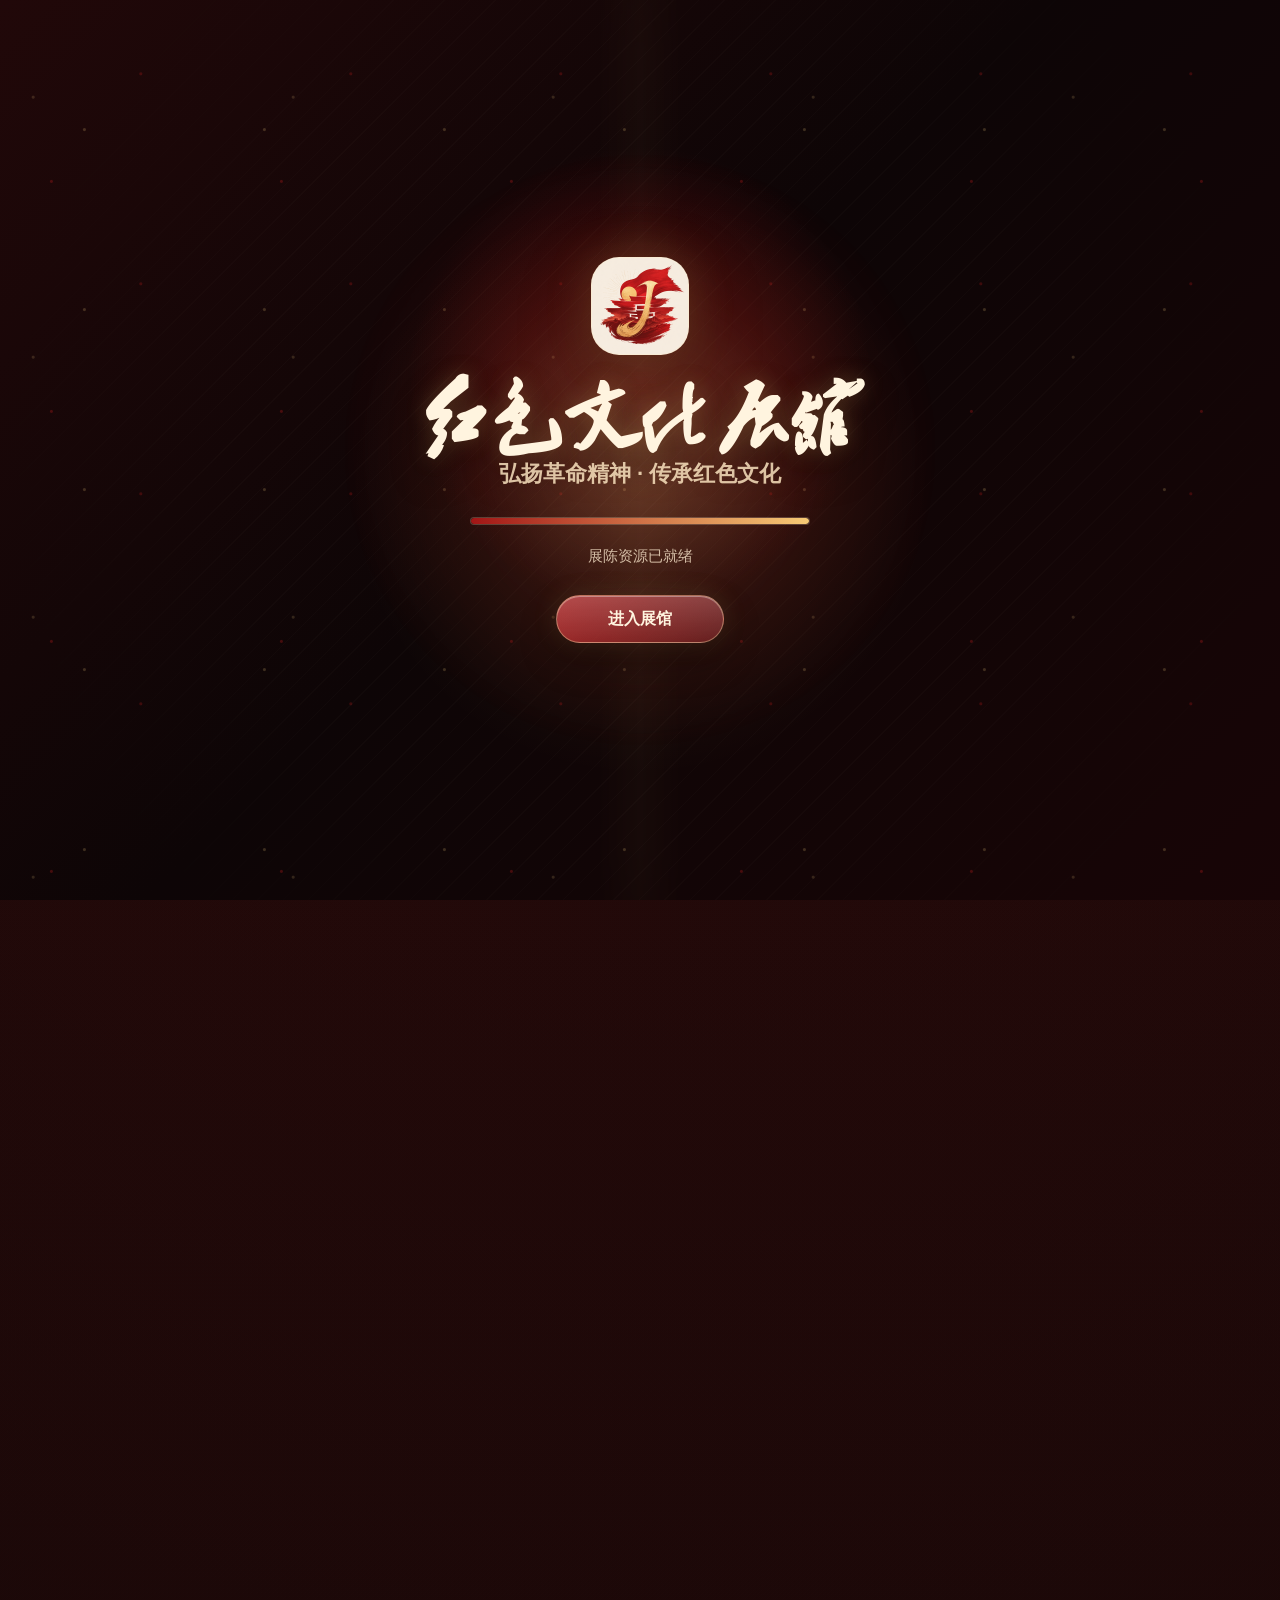
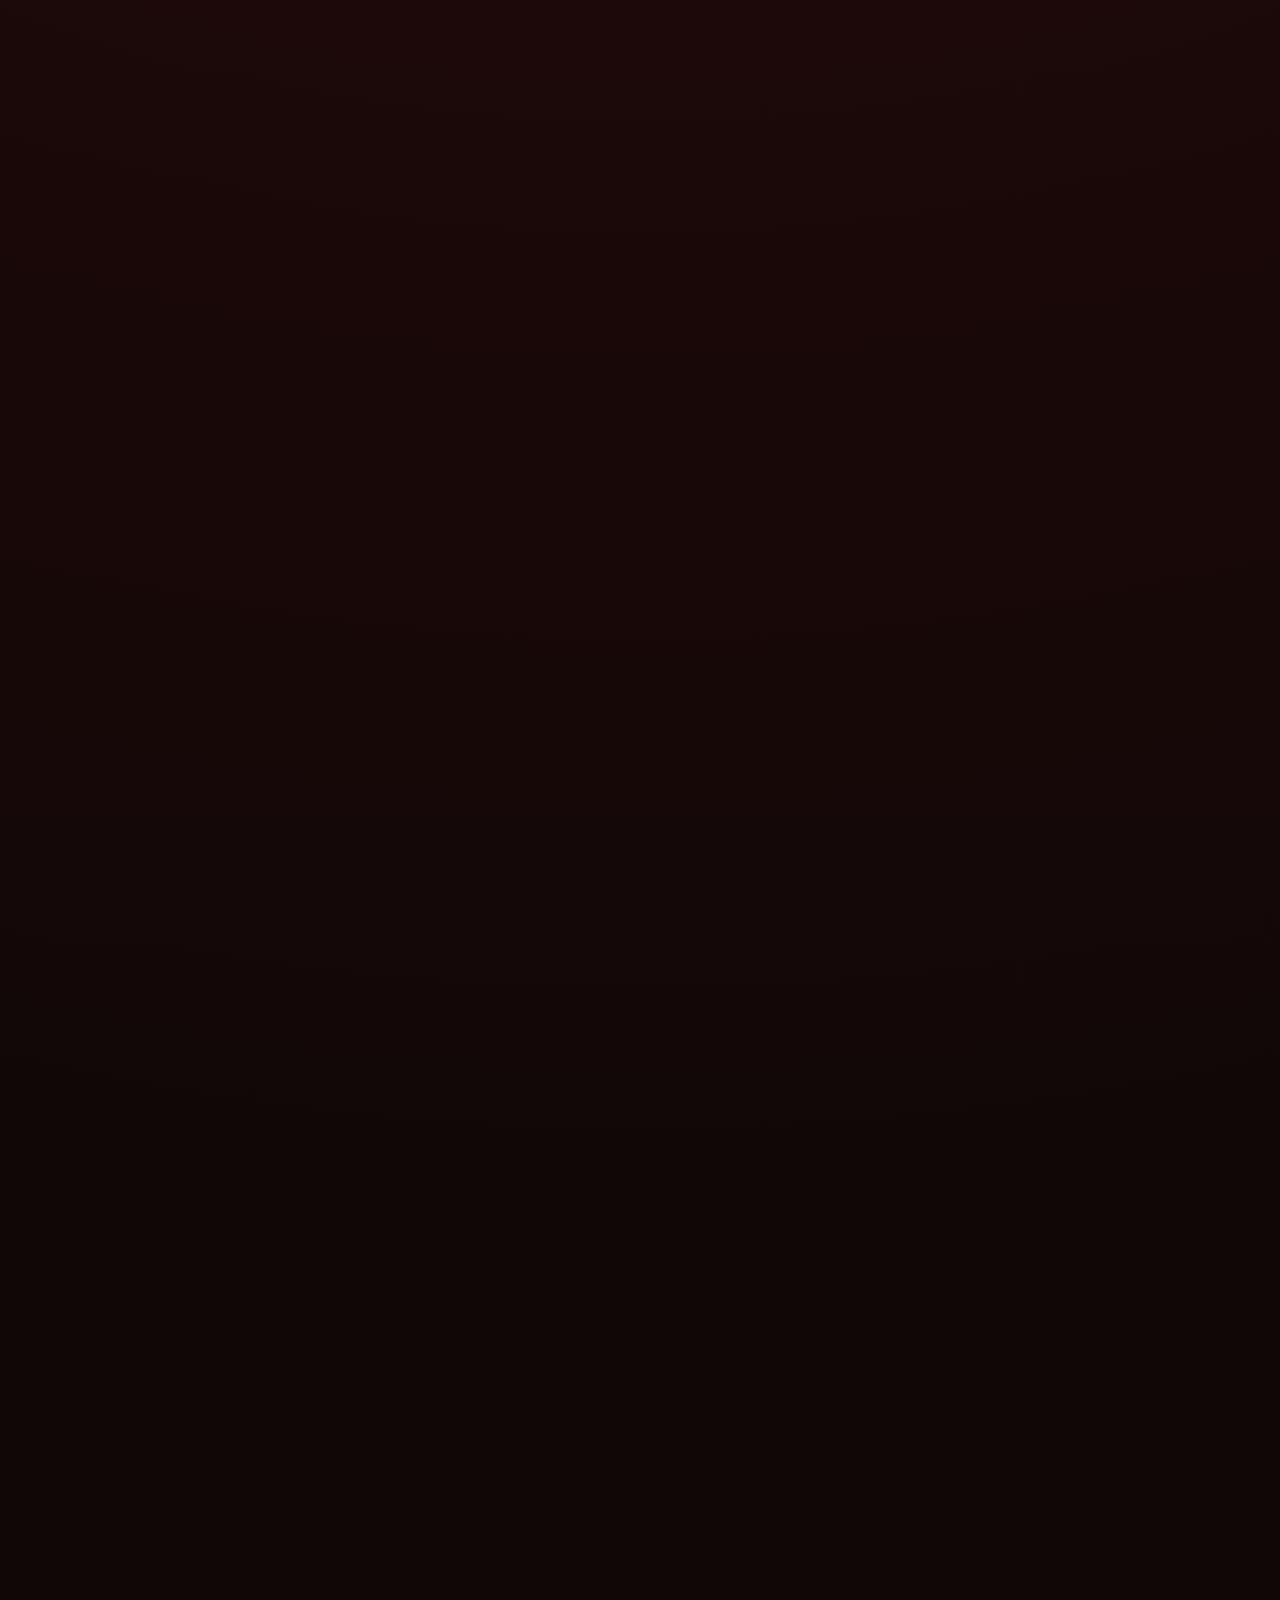
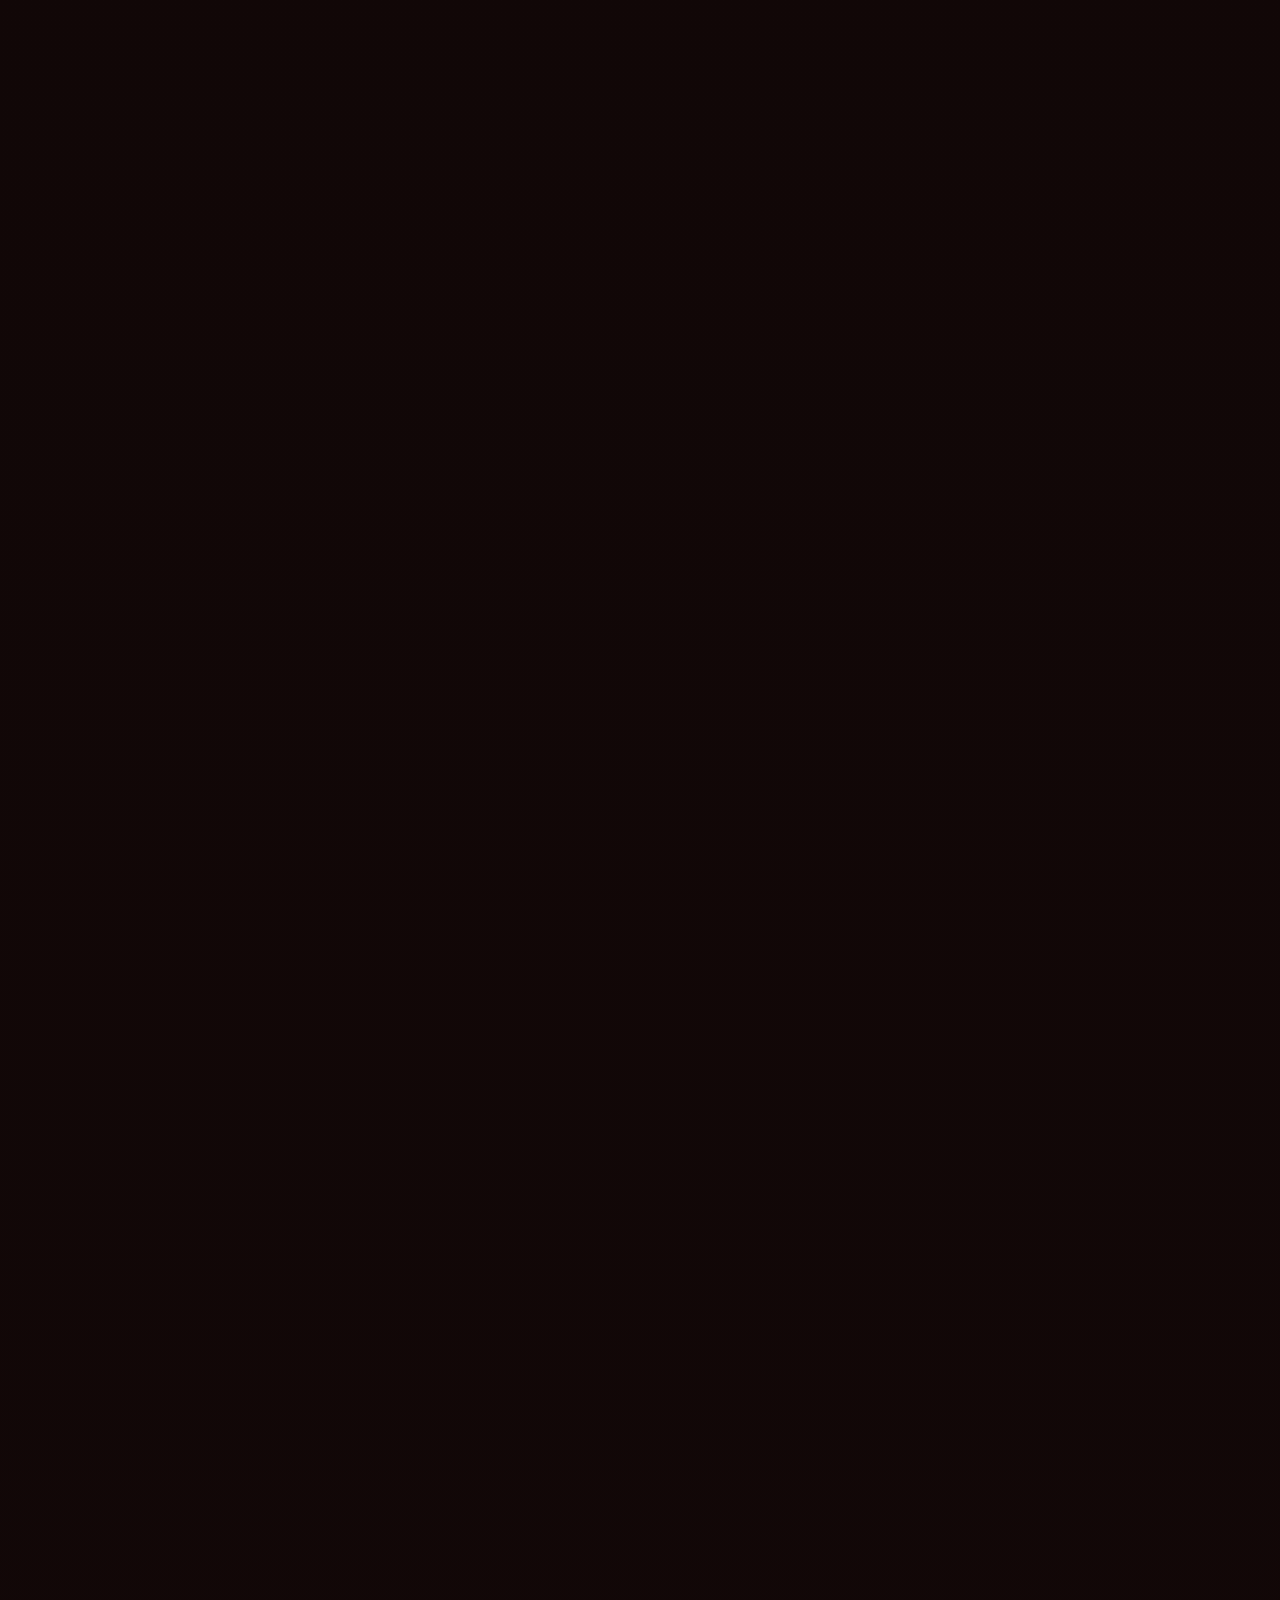
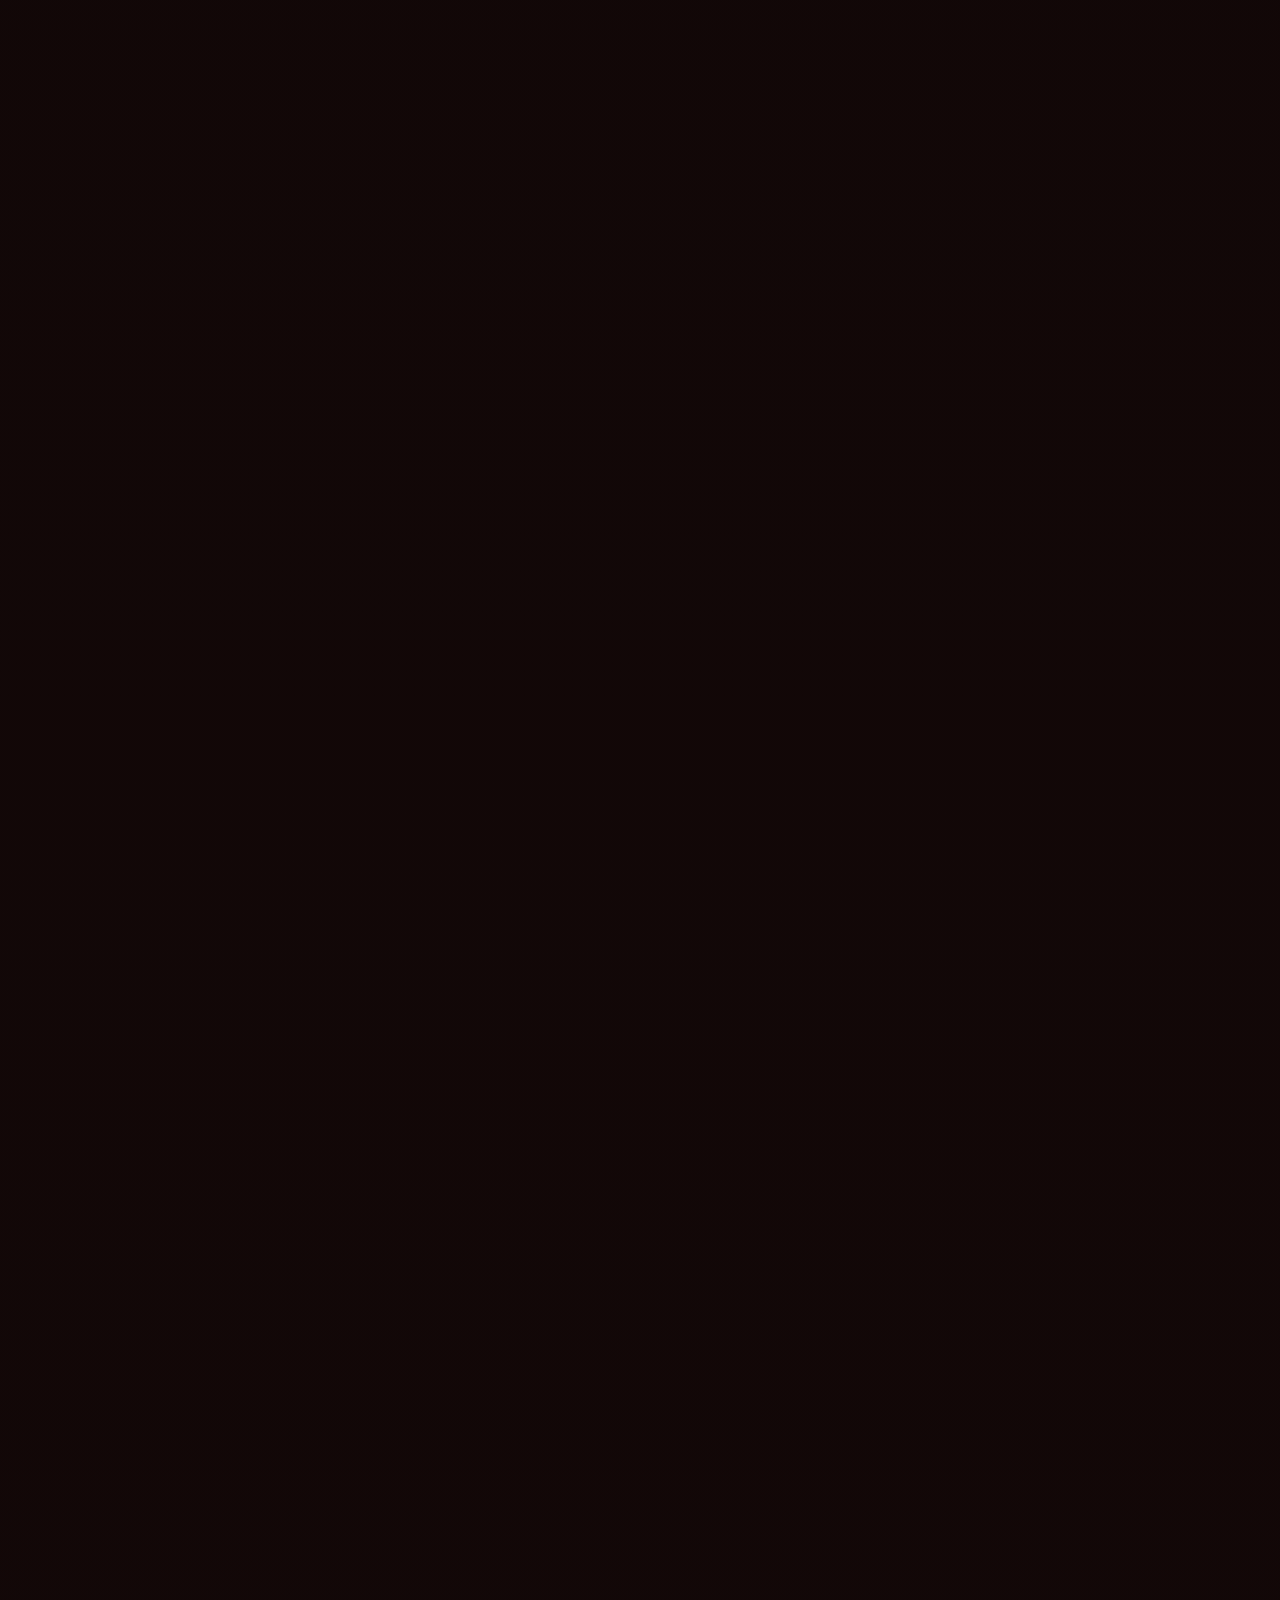
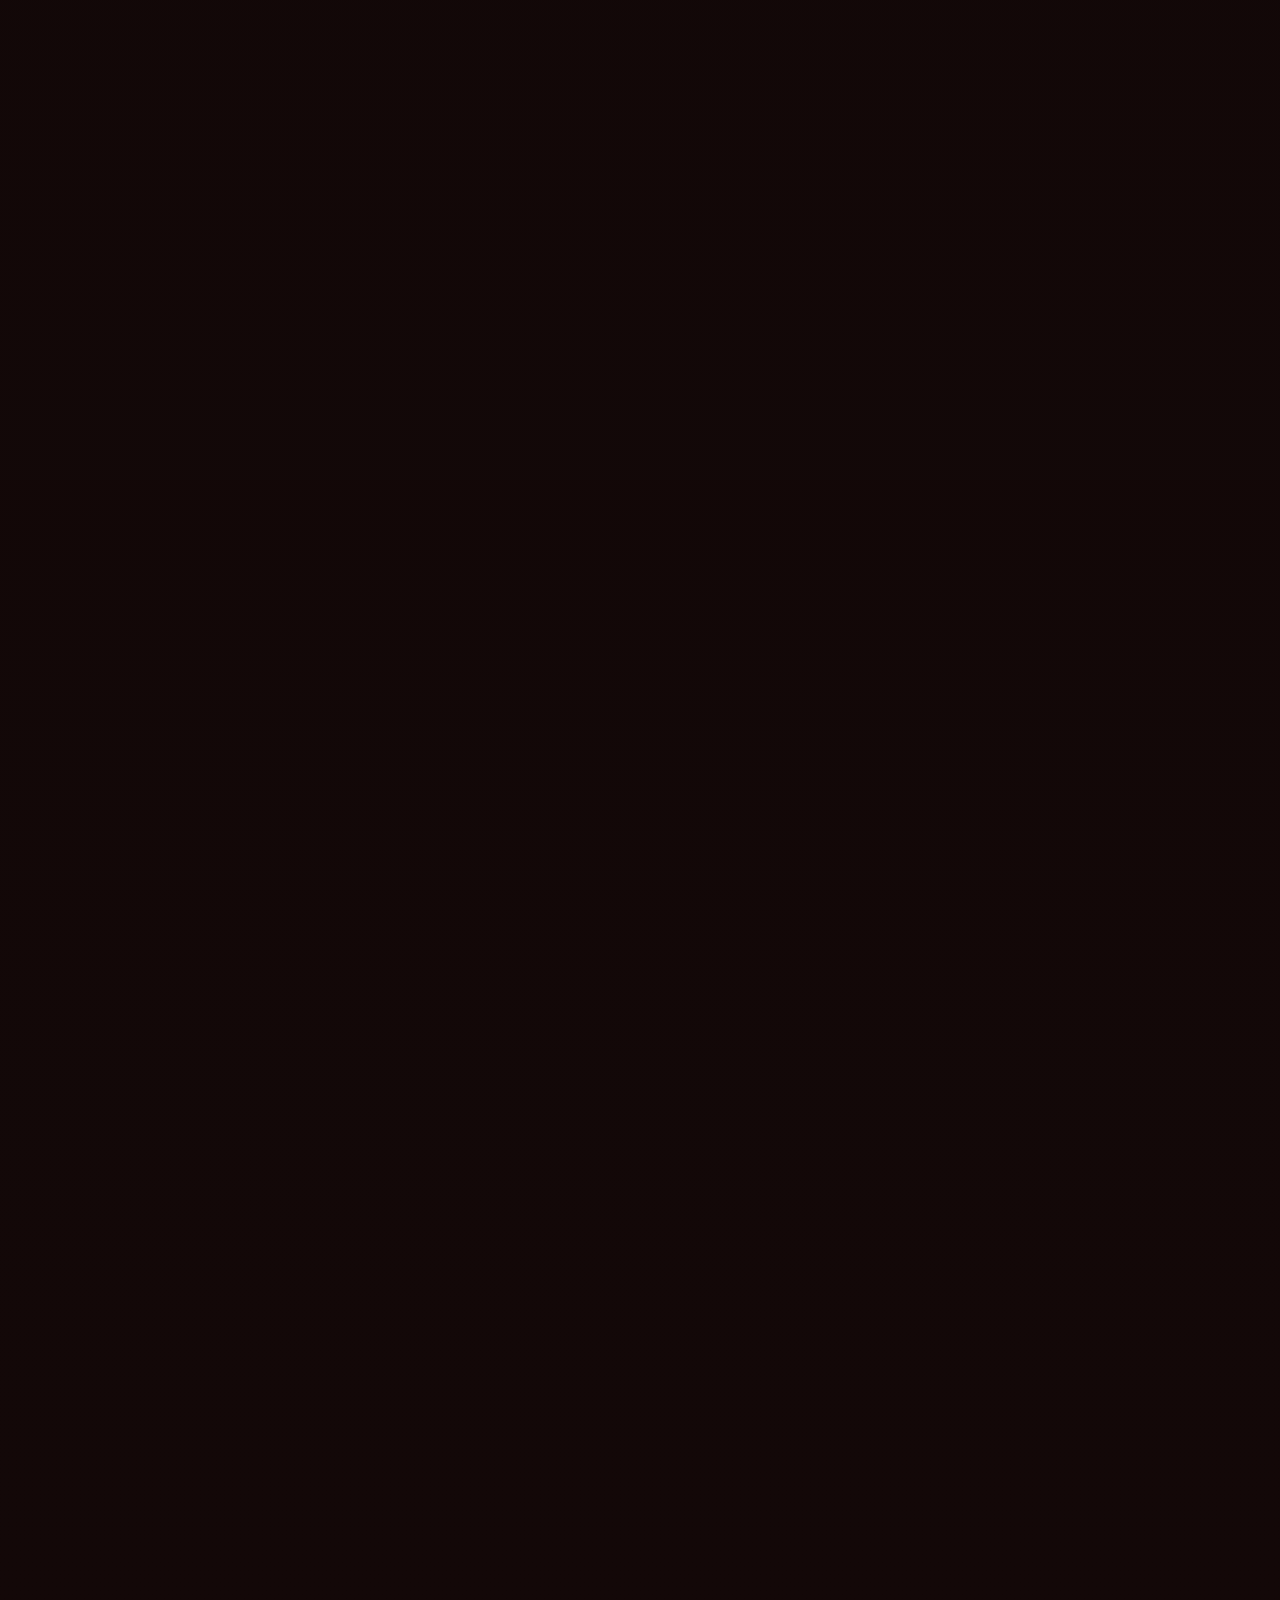
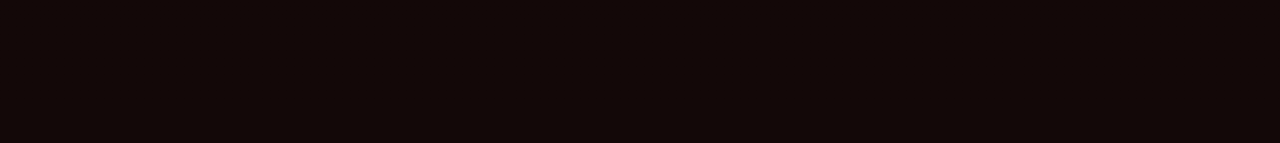
<file: index.html>
<!DOCTYPE html>
<html lang="zh-CN">
  <head>
    <meta charset="UTF-8" />
    <meta name="viewport" content="width=device-width, initial-scale=1.0" />
    <meta
      name="description"
      content="弘扬革命精神，传承红色文化。数字展馆级红色文化主题首页，含专题卡片、全屏详情弹窗、独立详情页与沉浸式历史图卷。"
    />
    <title>红色文化展馆</title>
    <link rel="icon" href="./nav-brand-icon.png" />
    <link rel="preload" as="image" href="./hero-scene-new.webp" fetchpriority="high" />
    <link rel="preload" as="image" href="./nav-brand-icon.png" />
    <link rel="preload" as="script" href="./red-culture-data.js" />
    <script>
      (() => {
        const root = document.documentElement;
        try {
          root.classList.add(sessionStorage.getItem("redCultureEntered") === "true" ? "museum-entered" : "museum-preloading");
        } catch (error) {
          root.classList.add("museum-preloading");
        }
      })();
    </script>
    <style>
      @font-face {
        font-family: "MaoArt";
        src: url("./maozedong-1.ttf") format("truetype");
        font-display: swap;
      }

      :root {
        color-scheme: dark;
        --bg: #120808;
        --panel: rgba(35, 8, 8, 0.52);
        --panel-strong: rgba(22, 6, 6, 0.82);
        --panel-soft: rgba(255, 255, 255, 0.06);
        --line: rgba(255, 230, 181, 0.18);
        --line-strong: rgba(255, 219, 140, 0.34);
        --gold: #f7d89a;
        --gold-strong: #ffcf78;
        --gold-soft: rgba(255, 215, 142, 0.18);
        --red: #a51414;
        --red-soft: rgba(178, 20, 20, 0.22);
        --text: #fff6ea;
        --muted: rgba(255, 238, 213, 0.72);
        --shadow: 0 30px 80px rgba(0, 0, 0, 0.34);
        --radius-xl: 32px;
        --radius-lg: 26px;
        --radius-md: 20px;
        --max-width: 1380px;
        --nav-height: 78px;
      }

      * {
        box-sizing: border-box;
      }

      html {
        scroll-behavior: smooth;
      }

      body {
        margin: 0;
        min-width: 320px;
        background:
          radial-gradient(circle at top, rgba(188, 28, 28, 0.12), transparent 36%),
          linear-gradient(180deg, #160808 0%, #110707 36%, #130808 100%);
        color: var(--text);
        font-family: "Segoe UI", "PingFang SC", "Hiragino Sans GB", "Microsoft YaHei UI", sans-serif;
        overflow-x: hidden;
      }

      body::before {
        content: "";
        position: fixed;
        inset: 0;
        z-index: -2;
        background:
          radial-gradient(circle at 50% 12%, rgba(255, 210, 118, 0.16), transparent 26%),
          linear-gradient(180deg, rgba(10, 3, 3, 0.72), rgba(8, 2, 2, 0.86)),
          url("./section-flag-bg.jpg");
        background-position:
          center center,
          center center,
          center 0%;
        background-size:
          cover,
          cover,
          max(100vw, 62vh) auto;
        background-repeat:
          no-repeat,
          no-repeat,
          no-repeat;
        opacity: 0.98;
        filter: saturate(1.16) contrast(1.08) brightness(0.82);
        animation: postFlagRoll 76s ease-in-out infinite;
        will-change: background-position;
        pointer-events: none;
      }

      body::after {
        content: "";
        position: fixed;
        inset: 0;
        z-index: -1;
        background:
          radial-gradient(circle at 20% 30%, rgba(180, 19, 19, 0.14), transparent 24%),
          radial-gradient(circle at 80% 70%, rgba(255, 210, 118, 0.08), transparent 22%);
        pointer-events: none;
      }

      body.modal-open {
        overflow: hidden;
      }

      html.museum-preloading,
      html.museum-entering {
        overflow: hidden;
      }

      html.museum-preloading body,
      html.museum-entering body {
        overflow: hidden;
      }

      .site-shell {
        opacity: 1;
        visibility: visible;
        transition: opacity 0.9s ease;
      }

      html.museum-preloading:not(.museum-entering) .site-shell {
        opacity: 0;
        visibility: hidden;
        pointer-events: none;
      }

      html.museum-entering .site-shell {
        opacity: 1;
        visibility: visible;
        pointer-events: auto;
      }

      .preload-screen {
        position: fixed;
        inset: 0;
        z-index: 2000;
        display: grid;
        place-items: center;
        min-height: 100svh;
        padding: 28px;
        overflow: hidden;
        isolation: isolate;
        background:
          radial-gradient(circle at 50% 42%, rgba(184, 24, 24, 0.36), transparent 28%),
          radial-gradient(circle at 50% 54%, rgba(255, 197, 105, 0.12), transparent 36%),
          linear-gradient(135deg, #210809 0%, #0d0506 48%, #180506 100%);
        transition: opacity 0.85s ease, visibility 0.85s ease;
      }

      .preload-screen[hidden],
      html.museum-entered .preload-screen {
        display: none;
      }

      html.museum-entering .preload-screen {
        opacity: 0;
        visibility: hidden;
        pointer-events: none;
      }

      .preload-screen::before,
      .preload-screen::after {
        content: "";
        position: absolute;
        inset: -10%;
        z-index: -2;
        pointer-events: none;
      }

      .preload-screen::before {
        opacity: 0.7;
        background:
          radial-gradient(circle at 18% 22%, rgba(255, 214, 132, 0.28) 0 1px, transparent 2px),
          radial-gradient(circle at 78% 18%, rgba(209, 31, 31, 0.4) 0 1px, transparent 2px),
          radial-gradient(circle at 62% 72%, rgba(255, 214, 132, 0.22) 0 1px, transparent 2px),
          radial-gradient(circle at 28% 78%, rgba(209, 31, 31, 0.34) 0 1px, transparent 2px);
        background-size: 180px 180px, 230px 230px, 260px 260px, 210px 210px;
        animation: preloadDust 18s linear infinite;
      }

      .preload-screen::after {
        z-index: -1;
        opacity: 0.34;
        background:
          linear-gradient(90deg, transparent 0 47%, rgba(255, 213, 134, 0.08) 50%, transparent 53%),
          repeating-linear-gradient(135deg, rgba(255, 238, 206, 0.055) 0 1px, transparent 1px 18px);
        mask-image: radial-gradient(circle at center, #000 0 42%, transparent 72%);
      }

      .preload-aura {
        position: absolute;
        width: min(68vw, 640px);
        aspect-ratio: 1;
        border-radius: 50%;
        background:
          radial-gradient(circle, rgba(255, 215, 139, 0.22), rgba(174, 18, 18, 0.16) 36%, transparent 66%);
        filter: blur(8px);
        opacity: 0.74;
        transition: transform 0.9s ease, opacity 0.9s ease;
      }

      html.museum-entering .preload-aura {
        transform: scale(1.42);
        opacity: 0.96;
      }

      .preload-stage {
        position: relative;
        z-index: 1;
        display: grid;
        justify-items: center;
        width: min(100%, 560px);
        text-align: center;
      }

      .preload-brand-mark {
        width: 98px;
        height: 98px;
        border-radius: 28px;
        display: grid;
        place-items: center;
        overflow: hidden;
        background: rgba(255, 246, 224, 0.94);
        border: 1px solid rgba(255, 238, 210, 0.32);
        box-shadow:
          inset 0 1px 0 rgba(255, 255, 255, 0.5),
          0 24px 70px rgba(0, 0, 0, 0.34),
          0 0 46px rgba(255, 203, 102, 0.22);
        animation: preloadMarkBreath 3.8s ease-in-out infinite;
        transition: transform 0.85s ease, box-shadow 0.85s ease;
      }

      html.museum-entering .preload-brand-mark {
        transform: scale(1.14);
        box-shadow:
          inset 0 1px 0 rgba(255, 255, 255, 0.54),
          0 28px 78px rgba(0, 0, 0, 0.3),
          0 0 86px rgba(255, 205, 112, 0.42);
      }

      .preload-brand-mark img {
        width: 100%;
        height: 100%;
        object-fit: cover;
      }

      .preload-title {
        margin: 22px 0 8px;
        font-family: "MaoArt", "Microsoft YaHei UI", sans-serif;
        font-size: clamp(44px, 8vw, 74px);
        font-weight: 900;
        line-height: 1;
        letter-spacing: 0;
        color: #fff4df;
        text-shadow: 0 0 22px rgba(255, 210, 120, 0.22), 0 16px 38px rgba(0, 0, 0, 0.46);
      }

      .preload-subtitle {
        margin: 0;
        color: rgba(255, 233, 197, 0.82);
        font-size: clamp(16px, 3.2vw, 22px);
        font-weight: 700;
      }

      .preload-status {
        margin-top: 22px;
        min-height: 24px;
        color: rgba(255, 237, 209, 0.76);
        font-size: 15px;
      }

      .preload-progress {
        width: min(340px, 78vw);
        height: 8px;
        margin-top: 28px;
        border-radius: 999px;
        overflow: hidden;
        background: rgba(255, 255, 255, 0.08);
        border: 1px solid rgba(255, 222, 171, 0.16);
        box-shadow: inset 0 1px 5px rgba(0, 0, 0, 0.26);
      }

      .preload-progress span {
        display: block;
        width: 0%;
        height: 100%;
        border-radius: inherit;
        background: linear-gradient(90deg, rgba(171, 21, 21, 0.92), rgba(255, 209, 121, 0.96));
        box-shadow: 0 0 22px rgba(255, 202, 104, 0.34);
        transition: width 0.28s ease;
      }

      .preload-actions {
        display: grid;
        justify-items: center;
        gap: 10px;
        margin-top: 24px;
      }

      .enter-button {
        min-width: 168px;
        min-height: 48px;
        border: 1px solid rgba(255, 225, 170, 0.4);
        border-radius: 999px;
        padding: 0 28px;
        background:
          linear-gradient(180deg, rgba(255, 255, 255, 0.22), rgba(255, 255, 255, 0.08)),
          linear-gradient(135deg, rgba(179, 27, 27, 0.88), rgba(94, 12, 12, 0.86));
        box-shadow:
          inset 0 1px 0 rgba(255, 255, 255, 0.34),
          0 16px 38px rgba(0, 0, 0, 0.3),
          0 0 26px rgba(255, 205, 112, 0.14);
        color: #fff4df;
        font-weight: 900;
        transition: opacity 0.25s ease, transform 0.25s ease, box-shadow 0.25s ease;
      }

      .enter-button:disabled {
        cursor: default;
        opacity: 0.48;
        box-shadow:
          inset 0 1px 0 rgba(255, 255, 255, 0.2),
          0 10px 24px rgba(0, 0, 0, 0.22);
      }

      .enter-button:not(:disabled):hover {
        transform: translateY(-2px);
        box-shadow:
          inset 0 1px 0 rgba(255, 255, 255, 0.4),
          0 18px 42px rgba(0, 0, 0, 0.34),
          0 0 38px rgba(255, 205, 112, 0.25);
      }

      .skip-button {
        min-height: 44px;
        border: 0;
        background: transparent;
        color: rgba(255, 231, 190, 0.72);
        text-decoration: underline;
        text-underline-offset: 5px;
      }

      a {
        color: inherit;
        text-decoration: none;
      }

      button {
        font: inherit;
        color: inherit;
        cursor: pointer;
      }

      img {
        display: block;
        max-width: 100%;
      }

      .container {
        width: min(var(--max-width), calc(100% - 48px));
        margin: 0 auto;
      }

      .topbar {
        position: fixed;
        isolation: isolate;
        z-index: 50;
        top: 20px;
        left: 50%;
        transform: translateX(-50%);
        width: min(calc(100% - 40px), 1450px);
        height: var(--nav-height);
        border-radius: 999px;
        border: 1px solid rgba(255, 238, 210, 0.28);
        background:
          linear-gradient(180deg, rgba(255, 255, 255, 0.32), rgba(255, 255, 255, 0.09) 48%, rgba(255, 255, 255, 0.035)),
          radial-gradient(circle at 16% 0%, rgba(255, 246, 224, 0.24), transparent 34%),
          radial-gradient(circle at 88% 10%, rgba(255, 222, 170, 0.16), transparent 36%),
          linear-gradient(135deg, rgba(128, 31, 27, 0.24), rgba(58, 14, 13, 0.2) 58%, rgba(138, 37, 30, 0.18)),
          rgba(72, 17, 15, 0.2);
        box-shadow:
          inset 0 1px 0 rgba(255, 255, 255, 0.62),
          inset 0 -1px 0 rgba(255, 238, 205, 0.14),
          inset 24px 0 68px rgba(255, 246, 224, 0.065),
          inset -24px 0 68px rgba(124, 22, 18, 0.18),
          0 24px 64px rgba(0, 0, 0, 0.34),
          0 10px 28px rgba(74, 10, 9, 0.28),
          0 0 0 1px rgba(255, 255, 255, 0.12),
          0 0 46px rgba(255, 211, 151, 0.08);
        backdrop-filter: blur(40px) saturate(205%) brightness(1.1);
        -webkit-backdrop-filter: blur(40px) saturate(205%) brightness(1.1);
        overflow: hidden;
      }

      .topbar::before {
        content: "";
        position: absolute;
        inset: 0;
        border-radius: inherit;
        padding: 1px;
        background:
          linear-gradient(112deg, rgba(255, 255, 255, 0.76), rgba(255, 238, 206, 0.2) 14%, transparent 24%, transparent 70%, rgba(255, 239, 214, 0.34)),
          linear-gradient(180deg, rgba(255, 255, 255, 0.34), transparent 44%, rgba(255, 224, 178, 0.16));
        mask: linear-gradient(#000 0 0) content-box, linear-gradient(#000 0 0);
        mask-composite: exclude;
        -webkit-mask: linear-gradient(#000 0 0) content-box, linear-gradient(#000 0 0);
        -webkit-mask-composite: xor;
        opacity: 1;
        pointer-events: none;
      }

      .topbar::after {
        content: "";
        position: absolute;
        inset: 1px;
        border-radius: inherit;
        background:
          linear-gradient(105deg, transparent 0 30%, rgba(255, 255, 255, 0.24) 43%, transparent 57%),
          linear-gradient(180deg, rgba(255, 255, 255, 0.13), transparent 42%, rgba(255, 224, 176, 0.045)),
          radial-gradient(circle at 24% 18%, rgba(255, 255, 255, 0.2), transparent 28%),
          radial-gradient(circle at 74% 88%, rgba(255, 202, 130, 0.12), transparent 32%);
        transform: translateX(-28%);
        opacity: 0.52;
        mix-blend-mode: screen;
        animation: topbarGlow 11s cubic-bezier(0.45, 0, 0.2, 1) infinite;
        pointer-events: none;
      }

      .topbar-inner {
        position: relative;
        z-index: 1;
        display: flex;
        align-items: center;
        justify-content: space-between;
        height: 100%;
        padding: 0 18px 0 22px;
        gap: 18px;
      }

      .brand {
        display: flex;
        align-items: center;
        gap: 14px;
        flex: 0 0 auto;
        min-width: 0;
      }

      .brand-mark {
        width: 46px;
        height: 46px;
        border-radius: 14px;
        display: grid;
        place-items: center;
        overflow: hidden;
        background: rgba(255, 246, 224, 0.92);
        border: 1px solid rgba(255, 238, 210, 0.2);
        box-shadow:
          inset 0 1px 0 rgba(255,255,255,0.3),
          0 10px 24px rgba(0,0,0,0.18),
          0 0 24px rgba(255, 205, 112, 0.12);
      }

      .brand-mark img {
        width: 100%;
        height: 100%;
        object-fit: cover;
        filter:
          drop-shadow(0 6px 8px rgba(0,0,0,0.24))
          drop-shadow(0 0 8px rgba(255, 218, 140, 0.26));
      }

      .brand-title {
        font-size: 16px;
        font-weight: 800;
        letter-spacing: 0.14em;
        color: #fff4df;
        white-space: nowrap;
      }

      .brand-sub {
        margin-top: 4px;
        font-size: 11px;
        letter-spacing: 0.28em;
        text-transform: uppercase;
        color: rgba(255, 221, 160, 0.78);
        white-space: nowrap;
      }

      .nav {
        --liquid-nav-x: 0px;
        --liquid-nav-y: 0px;
        --liquid-nav-width: 0px;
        --liquid-nav-height: 44px;
        --liquid-nav-opacity: 0;
        position: relative;
        display: flex;
        align-items: center;
        flex-wrap: wrap;
        justify-content: flex-end;
        gap: 2px;
        padding: 5px;
        border-radius: 999px;
        overflow: hidden;
        transform: translateZ(0);
      }

      .nav::before {
        content: "";
        position: absolute;
        inset: 0;
        border-radius: inherit;
        border: 1px solid rgba(255, 255, 255, 0.16);
        background:
          linear-gradient(180deg, rgba(255, 255, 255, 0.14), rgba(255, 255, 255, 0.035)),
          rgba(255, 255, 255, 0.035);
        box-shadow:
          inset 0 1px 0 rgba(255, 255, 255, 0.25),
          inset 0 -1px 0 rgba(255, 255, 255, 0.06);
        pointer-events: none;
      }

      .nav::after {
        content: "";
        position: absolute;
        left: 0;
        top: 0;
        z-index: 0;
        width: var(--liquid-nav-width);
        height: var(--liquid-nav-height);
        border-radius: 999px;
        background:
          linear-gradient(180deg, rgba(255, 255, 255, 0.46), rgba(255, 255, 255, 0.14) 48%, rgba(255, 255, 255, 0.05)),
          radial-gradient(circle at 22% 14%, rgba(255, 255, 255, 0.78), transparent 22%),
          radial-gradient(circle at 82% 90%, rgba(255, 235, 190, 0.2), transparent 36%),
          rgba(255, 255, 255, 0.06);
        box-shadow:
          inset 0 1px 1px rgba(255, 255, 255, 0.78),
          inset 0 -1px 1px rgba(255, 255, 255, 0.16),
          inset 12px 0 22px rgba(255, 255, 255, 0.08),
          inset -12px 0 20px rgba(255, 225, 180, 0.08),
          0 8px 22px rgba(0, 0, 0, 0.18),
          0 0 0 1px rgba(255, 255, 255, 0.18);
        opacity: var(--liquid-nav-opacity);
        transform: translate3d(var(--liquid-nav-x), var(--liquid-nav-y), 0);
        transition:
          transform 0.52s cubic-bezier(0.22, 1, 0.36, 1),
          width 0.52s cubic-bezier(0.22, 1, 0.36, 1),
          height 0.52s cubic-bezier(0.22, 1, 0.36, 1),
          opacity 0.24s ease,
          filter 0.34s ease;
        backdrop-filter: blur(30px) saturate(210%) brightness(1.16);
        -webkit-backdrop-filter: blur(30px) saturate(210%) brightness(1.16);
        pointer-events: none;
      }

      .nav.is-switching::after {
        filter: brightness(1.12) saturate(1.12);
      }

      .nav-link {
        position: relative;
        z-index: 1;
        min-height: 44px;
        padding: 0 17px;
        border-radius: 999px;
        display: inline-flex;
        align-items: center;
        justify-content: center;
        color: rgba(255, 243, 220, 0.9);
        font-size: 14px;
        font-weight: 700;
        letter-spacing: 0.08em;
        border: 1px solid transparent;
        background: transparent;
        overflow: hidden;
        transform: translateZ(0);
        transition: transform 0.35s cubic-bezier(0.22, 1, 0.36, 1), color 0.35s ease, text-shadow 0.35s ease;
      }

      .nav-link::before {
        content: "";
        position: absolute;
        inset: 0;
        background:
          linear-gradient(115deg, transparent 0 24%, rgba(255, 255, 255, 0.26), transparent 56%),
          radial-gradient(circle at 18% 18%, rgba(255, 255, 255, 0.18), transparent 30%);
        background-size: 260% 100%, 100% 100%;
        background-position: 110% 0, center;
        opacity: 0;
        transition: opacity 0.35s ease, background-position 0.55s cubic-bezier(0.22, 1, 0.36, 1);
      }

      .nav-link:hover,
      .nav-link.active {
        transform: translateY(-1px);
        color: #fff9ee;
        text-shadow: 0 1px 12px rgba(255, 231, 178, 0.34);
      }

      .nav-link:hover::before,
      .nav-link.active::before {
        opacity: 0.72;
        background-position: -28% 0, center;
      }

      .nav-link.active {
        font-weight: 800;
      }

      .nav-link:focus-visible {
        outline: 2px solid rgba(255, 236, 196, 0.72);
        outline-offset: 3px;
      }

      .nav-toggle {
        display: none;
        width: 46px;
        height: 46px;
        border: 1px solid rgba(255, 238, 210, 0.16);
        border-radius: 999px;
        background:
          linear-gradient(180deg, rgba(255,255,255,0.14), rgba(255,255,255,0.04)),
          rgba(255,255,255,0.06);
        align-items: center;
        justify-content: center;
        color: #fff4df;
      }

      .nav-toggle span {
        position: relative;
        width: 20px;
        height: 2px;
        border-radius: 999px;
        background: currentColor;
        transition: background 0.2s ease;
      }

      .nav-toggle span::before,
      .nav-toggle span::after {
        content: "";
        position: absolute;
        left: 0;
        width: 20px;
        height: 2px;
        border-radius: 999px;
        background: currentColor;
        transition: transform 0.24s ease, top 0.24s ease;
      }

      .nav-toggle span::before {
        top: -7px;
      }

      .nav-toggle span::after {
        top: 7px;
      }

      .topbar.menu-open .nav-toggle span {
        background: transparent;
      }

      .topbar.menu-open .nav-toggle span::before {
        top: 0;
        transform: rotate(45deg);
      }

      .topbar.menu-open .nav-toggle span::after {
        top: 0;
        transform: rotate(-45deg);
      }

      .hero {
        position: relative;
        min-height: 100vh;
        padding: 138px 0 56px;
        overflow: clip;
      }

      .hero::before {
        content: "";
        position: absolute;
        inset: 0;
        background:
          linear-gradient(180deg, rgba(7, 3, 3, 0.18) 0%, rgba(10, 4, 4, 0.08) 36%, rgba(8, 3, 3, 0.26) 100%),
          radial-gradient(circle at 50% 38%, rgba(255, 218, 145, 0.28), transparent 28%),
          radial-gradient(circle at 50% 70%, rgba(201, 29, 29, 0.12), transparent 44%);
        z-index: 0;
      }

      .hero-bg,
      .hero-layer {
        position: absolute;
        inset: 0;
        pointer-events: none;
      }

      .hero-bg {
        background:
          linear-gradient(180deg, rgba(23, 5, 5, 0.04), rgba(23, 5, 5, 0.14)),
          url("./hero-scene-new.webp") center 38% / cover no-repeat;
        transform: scale(1.045);
        animation: heroBreath 18s ease-in-out infinite;
      }

      .hero-video-band {
        position: absolute;
        left: -2%;
        right: -2%;
        bottom: -3%;
        height: 22%;
        overflow: hidden;
        opacity: 0.96;
        mix-blend-mode: screen;
        filter: saturate(156%) contrast(1.1) blur(0.1px);
        mask-image: linear-gradient(180deg, transparent 0%, rgba(0, 0, 0, 0.48) 20%, #000 42%, #000 100%);
        -webkit-mask-image: linear-gradient(180deg, transparent 0%, rgba(0, 0, 0, 0.48) 20%, #000 42%, #000 100%);
      }

      .hero-video-band::after {
        content: "";
        position: absolute;
        inset: 0;
        background:
          linear-gradient(180deg, transparent 0%, rgba(125, 12, 12, 0.08) 34%, rgba(15, 5, 5, 0.26) 76%, rgba(15, 5, 5, 0.84) 100%),
          radial-gradient(circle at 50% 18%, rgba(255, 202, 113, 0.18), transparent 26%);
      }

      .hero-video-band video {
        width: 100%;
        height: 100%;
        object-fit: cover;
        object-position: center bottom;
        transform: scale(1.14);
      }

      .hero-flag-wave {
        position: absolute;
        left: -2%;
        right: -2%;
        bottom: -4%;
        height: 22%;
        pointer-events: none;
        background:
          linear-gradient(180deg, rgba(255, 255, 255, 0.02), transparent 18%),
          radial-gradient(circle at 14% 72%, rgba(255, 205, 108, 0.16), transparent 18%),
          radial-gradient(circle at 84% 76%, rgba(255, 205, 108, 0.14), transparent 18%);
        mix-blend-mode: screen;
        opacity: 0.72;
        filter: saturate(138%) blur(0.3px);
        transform: scale(1.04);
        animation: flagWaveDrift 14s ease-in-out infinite;
      }

      .hero-flag-wave::before {
        content: "";
        position: absolute;
        inset: 0;
        background:
          linear-gradient(180deg, transparent 0%, rgba(168, 16, 16, 0.12) 30%, rgba(89, 8, 8, 0.3) 100%),
          linear-gradient(90deg, rgba(122, 10, 10, 0.26), transparent 24%, transparent 76%, rgba(122, 10, 10, 0.22));
      }

      .hero-gold {
        background:
          radial-gradient(circle at 50% 42%, rgba(255, 218, 145, 0.42), transparent 20%),
          radial-gradient(circle at 50% 45%, rgba(255, 194, 92, 0.18), transparent 34%);
        mix-blend-mode: screen;
        filter: blur(12px);
        animation: heroPulse 8s ease-in-out infinite;
      }

      .hero-fog {
        background:
          radial-gradient(circle at 24% 66%, rgba(167, 19, 19, 0.24), transparent 28%),
          radial-gradient(circle at 76% 34%, rgba(255, 215, 150, 0.12), transparent 26%),
          radial-gradient(circle at 50% 52%, rgba(157, 18, 18, 0.1), transparent 30%);
        filter: blur(42px);
        opacity: 0.9;
        animation: fogDrift 18s ease-in-out infinite;
      }

      .hero-beams::before,
      .hero-beams::after {
        content: "";
        position: absolute;
        inset: -20%;
        background:
          conic-gradient(
            from 180deg at 50% 55%,
            transparent 0deg,
            rgba(255, 236, 196, 0.06) 30deg,
            transparent 72deg,
            rgba(255, 214, 132, 0.12) 104deg,
            transparent 148deg,
            rgba(255, 199, 88, 0.08) 182deg,
            transparent 220deg,
            rgba(255, 234, 186, 0.06) 260deg,
            transparent 320deg,
            rgba(255, 202, 102, 0.08) 360deg
          );
        mix-blend-mode: screen;
        animation: rotateSlow 26s linear infinite;
      }

      .hero-beams::after {
        filter: blur(26px);
        opacity: 0.42;
        animation-direction: reverse;
      }

      .hero-particles {
        background-image:
          radial-gradient(circle, rgba(255, 219, 130, 0.42) 0 1px, transparent 1.4px),
          radial-gradient(circle, rgba(255, 245, 222, 0.24) 0 1px, transparent 1.4px),
          radial-gradient(circle, rgba(227, 44, 44, 0.28) 0 1px, transparent 1.6px);
        background-size: 120px 120px, 180px 180px, 240px 240px;
        background-position: 0 0, 70px 40px, 160px 20px;
        opacity: 0.46;
        animation: particlesFloat 16s linear infinite;
      }

      .hero-grain {
        opacity: 0.18;
        mix-blend-mode: soft-light;
        background-image:
          radial-gradient(circle at 20% 20%, rgba(255,255,255,0.16) 0 0.6px, transparent 0.8px),
          radial-gradient(circle at 80% 60%, rgba(0,0,0,0.22) 0 0.8px, transparent 1px);
        background-size: 8px 8px, 11px 11px;
      }

      .hero-vignette {
        background:
          radial-gradient(circle at center, transparent 45%, rgba(8, 3, 3, 0.14) 72%, rgba(7, 3, 3, 0.3) 100%);
      }

      .hero-inner {
        position: relative;
        z-index: 2;
        min-height: calc(100vh - 138px);
        display: flex;
        flex-direction: column;
        align-items: center;
        justify-content: center;
        text-align: center;
        gap: 24px;
      }

      .hero-eyebrow {
        display: inline-flex;
        align-items: center;
        justify-content: center;
        padding: 12px 20px;
        border-radius: 999px;
        border: 1px solid rgba(255, 233, 196, 0.14);
        background:
          linear-gradient(180deg, rgba(255,255,255,0.12), rgba(255,255,255,0.04)),
          rgba(123, 16, 16, 0.14);
        box-shadow: inset 0 1px 0 rgba(255,255,255,0.16), 0 14px 30px rgba(0,0,0,0.14);
        backdrop-filter: blur(20px);
        letter-spacing: 0.34em;
        font-size: 11px;
        text-transform: uppercase;
        color: rgba(255, 221, 160, 0.92);
      }

      .hero-kicker {
        font-size: 13px;
        letter-spacing: 0.4em;
        text-transform: uppercase;
        color: rgba(255, 223, 172, 0.82);
      }

      .hero-title {
        position: relative;
        margin: 0;
        font-family: "MaoArt", "KaiTi", serif;
        font-size: clamp(92px, 10vw, 172px);
        line-height: 0.9;
        letter-spacing: 0.09em;
        text-wrap: balance;
      }

      .hero-title::before {
        content: "";
        position: absolute;
        left: -10%;
        right: -10%;
        top: 30%;
        height: 64px;
        background: linear-gradient(90deg, transparent, rgba(255, 255, 255, 0.42), rgba(255, 219, 139, 0.38), transparent);
        filter: blur(16px);
        opacity: 0.7;
        animation: shineSweep 8s ease-in-out infinite;
        pointer-events: none;
      }

      .hero-title .title-line {
        display: block;
        white-space: nowrap;
        background:
          linear-gradient(180deg, #fffef4 0%, #fff4cf 12%, #ffd682 34%, #ffbd4e 52%, #f39d26 66%, #fff1c7 78%, #8a110d 100%);
        -webkit-background-clip: text;
        background-clip: text;
        -webkit-text-fill-color: transparent;
        text-shadow:
          0 1px 0 rgba(255,255,255,0.56),
          0 6px 0 rgba(174, 90, 18, 0.28),
          0 16px 36px rgba(60, 10, 10, 0.4),
          0 0 24px rgba(255, 194, 92, 0.28);
        filter: drop-shadow(0 0 18px rgba(255, 190, 78, 0.24));
      }

      .hero-title .title-line:last-child {
        margin-top: 8px;
      }

      .hero-lead-shell {
        position: relative;
        max-width: 980px;
        padding: 0;
        border-radius: 0;
        background: none;
        border: 0;
        box-shadow: none;
        backdrop-filter: none;
      }

      .hero-lead {
        margin: 0;
        font-family: "Noto Serif SC", "Source Han Serif SC", "Songti SC", serif;
        font-size: 24px;
        line-height: 1.95;
        font-weight: 600;
        letter-spacing: 0.04em;
        color: #fff2db;
        text-shadow:
          0 4px 16px rgba(0,0,0,0.22),
          0 0 22px rgba(255, 217, 139, 0.12);
      }

      .hero-actions {
        display: flex;
        flex-wrap: wrap;
        justify-content: center;
        gap: 16px;
      }

      .btn {
        position: relative;
        display: inline-flex;
        align-items: center;
        justify-content: center;
        min-width: 184px;
        min-height: 58px;
        padding: 0 30px;
        border-radius: 999px;
        border: 1px solid rgba(255, 230, 189, 0.14);
        overflow: hidden;
        text-align: center;
        line-height: 1;
        font-family: "Noto Serif SC", "Source Han Serif SC", "Songti SC", serif;
        font-size: 18px;
        font-weight: 700;
        letter-spacing: 0.06em;
        transition: transform 0.35s ease, box-shadow 0.35s ease, border-color 0.35s ease;
      }

      .btn::before {
        content: "";
        position: absolute;
        inset: 1px;
        border-radius: inherit;
        background: linear-gradient(130deg, transparent, rgba(255,255,255,0.18), transparent 72%);
        transform: translateX(-110%);
        transition: transform 0.65s ease;
      }

      .btn:hover::before {
        transform: translateX(110%);
      }

      .btn:hover {
        transform: translateY(-3px);
        border-color: rgba(255, 225, 164, 0.24);
        box-shadow: 0 22px 44px rgba(0,0,0,0.24);
      }

      .btn-primary {
        background:
          linear-gradient(180deg, rgba(255,255,255,0.14), rgba(255,255,255,0.06)),
          linear-gradient(135deg, rgba(176, 21, 21, 0.9), rgba(106, 11, 11, 0.96));
      }

      .btn-secondary {
        background:
          linear-gradient(180deg, rgba(255,255,255,0.16), rgba(255,255,255,0.05)),
          rgba(255, 255, 255, 0.08);
        backdrop-filter: blur(18px);
      }

      .btn-primary,
      .btn-secondary {
        text-shadow: 0 2px 10px rgba(0, 0, 0, 0.2);
      }

      .hero-pills {
        display: flex;
        flex-wrap: wrap;
        justify-content: center;
        gap: 12px;
      }

      .hero-pill {
        display: inline-flex;
        align-items: center;
        gap: 12px;
        padding: 12px 18px;
        border-radius: 999px;
        border: 1px solid rgba(255, 230, 191, 0.12);
        background:
          linear-gradient(180deg, rgba(255,255,255,0.1), rgba(255,255,255,0.03)),
          rgba(112, 12, 12, 0.16);
        backdrop-filter: blur(14px);
        box-shadow: inset 0 1px 0 rgba(255,255,255,0.14), 0 12px 26px rgba(0,0,0,0.14);
      }

      .hero-pill strong {
        font-family: Georgia, "Times New Roman", serif;
        font-size: 22px;
        color: #fff4dd;
      }

      .hero-pill span {
        font-size: 12px;
        letter-spacing: 0.18em;
        text-transform: uppercase;
        color: rgba(255, 225, 180, 0.76);
      }

      .hero-guide {
        position: absolute;
        right: clamp(18px, 5vw, 52px);
        bottom: 82px;
        z-index: 3;
        width: min(240px, calc(100vw - 36px));
        padding: 14px;
        border-radius: 28px;
        border: 1px solid rgba(255, 235, 200, 0.14);
        background:
          linear-gradient(180deg, rgba(255,255,255,0.1), rgba(255,255,255,0.04)),
          rgba(22, 6, 6, 0.26);
        backdrop-filter: blur(18px);
        box-shadow: var(--shadow);
      }

      .hero-guide-head {
        padding: 4px 8px 12px;
      }

      .hero-guide-kicker {
        font-size: 11px;
        letter-spacing: 0.3em;
        text-transform: uppercase;
        color: rgba(255, 221, 164, 0.78);
      }

      .hero-guide-title {
        margin-top: 8px;
        font-size: 24px;
        font-weight: 800;
        color: #fff4e2;
      }

      .guide-link {
        display: block;
        padding: 14px 14px 15px;
        border-radius: 22px;
        border: 1px solid rgba(255, 231, 193, 0.08);
        background: rgba(255,255,255,0.04);
        transition: transform 0.3s ease, border-color 0.3s ease, background 0.3s ease;
      }

      .guide-link + .guide-link {
        margin-top: 10px;
      }

      .guide-link:hover {
        transform: translateY(-3px);
        border-color: rgba(255, 219, 140, 0.2);
        background: rgba(255,255,255,0.06);
      }

      .guide-link strong {
        display: block;
        font-size: 15px;
        letter-spacing: 0.1em;
      }

      .guide-link span {
        display: block;
        margin-top: 8px;
        font-size: 13px;
        line-height: 1.7;
        color: var(--muted);
      }

      .hero-scroll-mark {
        position: absolute;
        left: 50%;
        bottom: 24px;
        transform: translateX(-50%);
        font-size: 13px;
        letter-spacing: 0.4em;
        text-transform: uppercase;
        color: rgba(255, 227, 182, 0.66);
      }

      .section {
        position: relative;
        padding: 96px 0;
        scroll-margin-top: 128px;
      }

      .section::before {
        content: "";
        position: absolute;
        inset: 0;
        background:
          linear-gradient(180deg, rgba(255,255,255,0.01), transparent 16%),
          radial-gradient(circle at 50% 0%, rgba(196, 29, 29, 0.08), transparent 40%);
        pointer-events: none;
      }

      .section-header {
        position: relative;
        z-index: 1;
        display: flex;
        align-items: end;
        justify-content: space-between;
        gap: 24px;
        margin-bottom: 34px;
      }

      .section-kicker {
        font-size: 12px;
        letter-spacing: 0.3em;
        text-transform: uppercase;
        color: rgba(255, 221, 166, 0.8);
      }

      .section-title {
        margin-top: 12px;
        font-family: Georgia, "Times New Roman", serif;
        font-size: clamp(40px, 4vw, 64px);
        line-height: 1.04;
        font-weight: 900;
        color: #fff4dd;
      }

      .section-desc {
        max-width: 560px;
        margin: 18px 0 0;
        color: var(--muted);
        line-height: 1.9;
        font-size: 16px;
      }

      .section-desc:empty {
        display: none;
      }

      .glass-card,
      .artifact-card,
      .overview-card,
      .quiz-card,
      .daily-card,
      .archive-panel,
      .dossier-card {
        position: relative;
        overflow: hidden;
        border-radius: var(--radius-lg);
        border: 1px solid rgba(255, 236, 198, 0.12);
        background:
          linear-gradient(180deg, rgba(255,255,255,0.12), rgba(255,255,255,0.04)),
          linear-gradient(145deg, rgba(122, 14, 14, 0.18), rgba(255, 220, 142, 0.05) 58%, rgba(255,255,255,0.03));
        box-shadow:
          inset 0 1px 0 rgba(255,255,255,0.14),
          inset 0 -1px 0 rgba(255,255,255,0.03),
          0 26px 64px rgba(0,0,0,0.18);
        backdrop-filter: blur(18px);
      }

      .glass-card::before,
      .artifact-card::before,
      .overview-card::before,
      .quiz-card::before,
      .daily-card::before,
      .archive-panel::before,
      .dossier-card::before {
        content: "";
        position: absolute;
        inset: 0;
        border-radius: inherit;
        background: linear-gradient(120deg, transparent 10%, rgba(255,255,255,0.12), transparent 60%);
        transform: translateX(-120%);
        opacity: 0.4;
        transition: transform 0.8s ease;
        pointer-events: none;
      }

      .artifact-card:hover::before,
      .overview-card:hover::before,
      .dossier-card:hover::before {
        transform: translateX(120%);
      }

      .overview-grid {
        display: grid;
        grid-template-columns: repeat(5, minmax(0, 1fr));
        gap: 20px;
      }

      .overview-marquee {
        position: relative;
        display: flex;
        align-items: center;
        width: 100vw;
        min-height: 54px;
        margin: 0;
        padding: 0;
        border-top: 1px solid rgba(255, 203, 91, 0.58);
        border-bottom: 1px solid rgba(255, 203, 91, 0.48);
        background:
          linear-gradient(90deg, rgba(10, 5, 4, 0.98), rgba(19, 5, 5, 0.98) 32%, rgba(8, 4, 4, 0.98)),
          repeating-linear-gradient(135deg, rgba(126, 13, 13, 0.56) 0 2px, transparent 2px 18px),
          repeating-linear-gradient(45deg, transparent 0 22px, rgba(167, 24, 18, 0.36) 22px 24px);
        box-shadow:
          inset 0 0 0 1px rgba(135, 16, 14, 0.72),
          inset 0 0 22px rgba(149, 14, 12, 0.52),
          0 10px 28px rgba(0,0,0,0.24);
        overflow: hidden;
      }

      .overview-marquee::before,
      .overview-marquee::after {
        content: "";
        position: absolute;
        top: 0;
        bottom: 0;
        z-index: 2;
        width: 130px;
        pointer-events: none;
      }

      .overview-marquee::before {
        left: 0;
        background:
          linear-gradient(90deg, rgba(6, 3, 3, 0.98), rgba(6, 3, 3, 0.66), transparent),
          linear-gradient(120deg, rgba(145, 18, 14, 0.4), transparent 58%);
      }

      .overview-marquee::after {
        right: 0;
        background:
          linear-gradient(270deg, rgba(6, 3, 3, 0.98), rgba(6, 3, 3, 0.66), transparent),
          linear-gradient(300deg, rgba(145, 18, 14, 0.36), transparent 58%);
      }

      .marquee-label {
        position: relative;
        z-index: 3;
        flex: 0 0 auto;
        display: inline-flex;
        align-items: center;
        gap: 10px;
        align-self: stretch;
        min-height: 86px;
        padding: 0 34px 0 42px;
        border-radius: 0;
        border-right: 1px solid rgba(255, 226, 166, 0.18);
        border-left: 0;
        border-top: 0;
        border-bottom: 0;
        background:
          linear-gradient(110deg, rgba(59, 6, 6, 0.92), rgba(135, 17, 14, 0.72) 58%, rgba(255, 199, 91, 0.18)),
          linear-gradient(180deg, rgba(255,255,255,0.08), transparent);
        color: #ffe4ad;
        font-size: 12px;
        font-weight: 800;
        letter-spacing: 0.22em;
        text-transform: uppercase;
      }

      .marquee-label::before {
        content: "";
        width: 8px;
        height: 8px;
        border-radius: 50%;
        background: #ffd680;
        box-shadow: 0 0 18px rgba(255, 211, 124, 0.72);
      }

      .marquee-window {
        flex: 1 1 auto;
        min-width: 0;
        height: 54px;
        display: flex;
        align-items: center;
        overflow: hidden;
        padding-inline: 22px;
      }

      .marquee-track {
        display: flex;
        width: max-content;
        gap: 18px;
        animation: marqueeDrift 36s linear infinite;
      }

      .marquee-track span {
        display: inline-flex;
        align-items: center;
        gap: 18px;
        padding: 0 2px;
        font-family: Georgia, "Times New Roman", serif;
        font-size: clamp(17px, 1.8vw, 27px);
        letter-spacing: 0.16em;
        color: rgba(255, 223, 148, 0.96);
        text-shadow:
          0 1px 0 rgba(70, 8, 8, 0.5),
          0 0 18px rgba(255, 199, 91, 0.22);
        white-space: nowrap;
      }

      .marquee-track span::after {
        content: "✦";
        color: rgba(255, 205, 105, 0.72);
        font-size: 15px;
      }

      .overview-card {
        min-height: 332px;
        padding: 24px 22px 22px;
        cursor: pointer;
        background:
          radial-gradient(circle at 50% 0%, rgba(255, 221, 147, 0.12), transparent 36%),
          linear-gradient(180deg, rgba(255,255,255,0.13), rgba(255,255,255,0.035)),
          linear-gradient(145deg, rgba(134, 15, 15, 0.34), rgba(48, 9, 9, 0.74) 58%, rgba(255, 210, 125, 0.06));
        transform-style: preserve-3d;
        transition: transform 0.45s ease, box-shadow 0.45s ease, border-color 0.45s ease, background 0.45s ease;
      }

      .overview-card:hover,
      .overview-card.is-active,
      .artifact-card:hover,
      .dossier-card:hover {
        transform: translateY(-6px);
        border-color: rgba(255, 218, 139, 0.32);
        box-shadow:
          inset 0 1px 0 rgba(255,255,255,0.16),
          0 34px 80px rgba(0,0,0,0.24),
          0 0 0 1px rgba(255, 216, 132, 0.08),
          0 0 48px rgba(195, 28, 28, 0.14);
      }

      .overview-card::after {
        content: "";
        position: absolute;
        inset: 18px;
        border-radius: 24px;
        border: 1px solid rgba(255, 221, 151, 0.07);
        background:
          linear-gradient(140deg, rgba(255,255,255,0.08), transparent 28%),
          radial-gradient(circle at 50% 0%, rgba(255, 203, 101, 0.08), transparent 46%);
        opacity: 0.72;
        pointer-events: none;
      }

      .overview-card:hover::before,
      .overview-card.is-active::before,
      .knowledge-card:hover::before,
      .challenge-panel:hover::before {
        transform: translateX(120%);
      }

      .overview-icon {
        position: relative;
        width: 112px;
        height: 112px;
        margin: 0 auto;
        background:
          radial-gradient(circle at 50% 44%, rgba(255, 217, 137, 0.28), transparent 45%),
          linear-gradient(145deg, rgba(255, 255, 255, 0.12), rgba(255,255,255,0.02)),
          linear-gradient(150deg, rgba(146, 16, 16, 0.9), rgba(37, 6, 6, 0.86) 62%, rgba(255, 197, 89, 0.24));
        color: var(--gold-strong);
        border: 1px solid rgba(255, 226, 171, 0.2);
        border-radius: 36px;
        box-shadow:
          inset 0 2px 2px rgba(255,255,255,0.2),
          inset 0 -14px 24px rgba(0,0,0,0.28),
          0 20px 36px rgba(0,0,0,0.28),
          0 0 42px rgba(255, 198, 91, 0.12);
        transform: translateZ(18px);
        transition: transform 0.45s ease, box-shadow 0.45s ease, border-color 0.45s ease;
      }

      .overview-icon::before,
      .overview-icon::after {
        content: "";
        position: absolute;
        inset: 11px;
        border-radius: 30px;
        pointer-events: none;
      }

      .overview-icon::before {
        border: 1px solid rgba(255, 224, 157, 0.22);
        background:
          radial-gradient(circle at 50% 32%, rgba(255, 241, 190, 0.18), transparent 38%),
          linear-gradient(145deg, transparent, rgba(255, 217, 137, 0.06));
      }

      .overview-icon::after {
        inset: -12px;
        background: conic-gradient(from 180deg, transparent, rgba(255, 208, 111, 0.2), transparent 38%, rgba(177, 25, 25, 0.24), transparent 72%);
        filter: blur(18px);
        opacity: 0.48;
        transition: opacity 0.45s ease, transform 0.45s ease;
      }

      .overview-icon svg {
        position: relative;
        z-index: 1;
        width: 100%;
        height: 100%;
        overflow: visible;
        filter:
          drop-shadow(0 12px 16px rgba(0,0,0,0.32))
          drop-shadow(0 0 14px rgba(255, 203, 100, 0.22));
      }

      .overview-icon .relief-base {
        stroke: rgba(255, 242, 204, 0.68);
        stroke-width: 1.1;
      }

      .overview-icon .red-core {
        stroke: rgba(255, 214, 132, 0.62);
        stroke-width: 1.1;
      }

      .overview-icon .line-gold {
        fill: none;
        stroke-width: 3.2;
        stroke-linecap: round;
        stroke-linejoin: round;
      }

      .overview-icon .thin-gold {
        fill: none;
        stroke: rgba(255, 226, 154, 0.86);
        stroke-width: 1.7;
        stroke-linecap: round;
        stroke-linejoin: round;
      }

      .overview-icon .glow-dot {
        fill: #ffe8a8;
        filter: drop-shadow(0 0 10px rgba(255, 215, 124, 0.72));
      }

      .overview-card:hover .overview-icon,
      .overview-card.is-active .overview-icon {
        transform: translateY(-8px) translateZ(26px);
        border-color: rgba(255, 230, 172, 0.38);
        box-shadow:
          inset 0 2px 2px rgba(255,255,255,0.26),
          inset 0 -14px 24px rgba(0,0,0,0.28),
          0 24px 44px rgba(0,0,0,0.34),
          0 0 58px rgba(255, 198, 91, 0.22);
      }

      .overview-card:hover .overview-icon::after,
      .overview-card.is-active .overview-icon::after {
        opacity: 0.82;
        transform: scale(1.08) rotate(16deg);
      }

      .overview-marquee {
        min-height: 72px;
        padding: 8px 0;
        border-top: 1px solid rgba(255, 238, 200, 0.18);
        border-bottom: 1px solid rgba(255, 222, 170, 0.16);
        background:
          linear-gradient(90deg, rgba(14, 5, 5, 0.9), rgba(54, 9, 9, 0.68) 36%, rgba(12, 5, 5, 0.88)),
          radial-gradient(ellipse at 50% 0%, rgba(255, 226, 168, 0.16), transparent 48%),
          linear-gradient(180deg, rgba(255,255,255,0.08), transparent 54%, rgba(255,255,255,0.025));
        box-shadow:
          inset 0 1px 0 rgba(255,255,255,0.16),
          inset 0 -1px 0 rgba(255, 215, 150, 0.08),
          0 16px 46px rgba(0,0,0,0.26);
        backdrop-filter: blur(24px) saturate(160%);
        -webkit-backdrop-filter: blur(24px) saturate(160%);
      }

      .overview-marquee::before,
      .overview-marquee::after {
        width: min(18vw, 180px);
      }

      .overview-marquee::before {
        background:
          linear-gradient(90deg, rgba(10, 4, 4, 0.98), rgba(10, 4, 4, 0.62), transparent),
          linear-gradient(120deg, rgba(255, 220, 160, 0.1), transparent 58%);
      }

      .overview-marquee::after {
        background:
          linear-gradient(270deg, rgba(10, 4, 4, 0.98), rgba(10, 4, 4, 0.62), transparent),
          linear-gradient(300deg, rgba(255, 220, 160, 0.09), transparent 58%);
      }

      .marquee-label {
        min-height: 48px;
        margin-left: 28px;
        padding: 0 20px;
        border-radius: 999px;
        border: 1px solid rgba(255, 235, 200, 0.18);
        background:
          linear-gradient(180deg, rgba(255,255,255,0.18), rgba(255,255,255,0.055)),
          rgba(95, 18, 16, 0.32);
        box-shadow:
          inset 0 1px 0 rgba(255,255,255,0.22),
          0 12px 26px rgba(0,0,0,0.18);
      }

      .marquee-window {
        height: 56px;
      }

      .marquee-track {
        gap: 12px;
        animation-duration: 42s;
      }

      .marquee-track span {
        gap: 14px;
        min-height: 0;
        padding: 0 10px;
        border-radius: 0;
        border: 0;
        background: transparent;
        box-shadow: none;
        font-size: clamp(16px, 1.35vw, 22px);
        letter-spacing: 0.08em;
      }

      .marquee-track span::after {
        content: "";
        width: 6px;
        height: 6px;
        border-radius: 50%;
        background: rgba(255, 215, 135, 0.82);
        box-shadow: 0 0 14px rgba(255, 205, 105, 0.58);
      }

      .overview-icon {
        width: 118px;
        height: 118px;
        border-radius: 30px;
        background:
          radial-gradient(circle at 26% 16%, rgba(255, 255, 255, 0.28), transparent 34%),
          linear-gradient(145deg, rgba(255,255,255,0.16), rgba(255,255,255,0.035)),
          linear-gradient(155deg, rgba(224, 58, 48, 0.92), rgba(132, 18, 18, 0.88) 48%, rgba(53, 8, 8, 0.92));
        border-color: rgba(255, 241, 213, 0.24);
        box-shadow:
          inset 0 2px 1px rgba(255,255,255,0.32),
          inset 0 -18px 30px rgba(58, 5, 5, 0.38),
          0 22px 42px rgba(0,0,0,0.3),
          0 0 50px rgba(255, 199, 104, 0.14);
      }

      .overview-icon::before {
        inset: 8px;
        border-radius: 24px;
        border-color: rgba(255, 255, 255, 0.18);
        background:
          linear-gradient(145deg, rgba(255,255,255,0.22), transparent 28%),
          radial-gradient(circle at 50% 118%, rgba(255, 215, 130, 0.16), transparent 46%);
      }

      .overview-icon::after {
        inset: -14px;
        background:
          radial-gradient(circle at 50% 38%, rgba(255, 224, 151, 0.28), transparent 34%),
          conic-gradient(from 200deg, transparent, rgba(255, 237, 185, 0.18), transparent 42%, rgba(191, 32, 25, 0.2), transparent 76%);
      }

      .overview-icon svg {
        filter:
          drop-shadow(0 16px 18px rgba(0,0,0,0.34))
          drop-shadow(0 0 14px rgba(255, 220, 140, 0.26));
      }

      .overview-icon .ios-bg {
        filter: drop-shadow(0 10px 18px rgba(0,0,0,0.18));
      }

      .overview-icon .ios-glyph {
        fill: none;
        stroke: rgba(255, 245, 214, 0.94);
        stroke-width: 5.2;
        stroke-linecap: round;
        stroke-linejoin: round;
      }

      .overview-icon .ios-fill {
        fill: rgba(255, 236, 180, 0.96);
      }

      .overview-icon .ios-accent {
        fill: rgba(255, 183, 89, 0.96);
      }

      .overview-title {
        position: relative;
        z-index: 1;
        margin-top: 20px;
        font-size: 21px;
        font-weight: 800;
        letter-spacing: 0.04em;
        text-align: center;
      }

      .overview-text {
        position: relative;
        z-index: 1;
        margin-top: 12px;
        color: var(--muted);
        line-height: 1.8;
        font-size: 14px;
        text-align: center;
      }

      .overview-tagline {
        position: relative;
        z-index: 1;
        width: fit-content;
        margin: 16px auto 0;
        padding: 8px 12px;
        border-radius: 999px;
        border: 1px solid rgba(255, 224, 160, 0.12);
        background: rgba(255, 255, 255, 0.045);
        font-size: 12px;
        letter-spacing: 0.18em;
        text-transform: uppercase;
        color: rgba(255, 219, 151, 0.78);
      }

      .columns-shell {
        display: grid;
        grid-template-columns: 320px 1fr;
        gap: 24px;
      }

      .tabs-panel {
        padding: 22px;
      }

      .hall-tab {
        width: 100%;
        padding: 16px 18px;
        text-align: left;
        border-radius: 20px;
        border: 1px solid rgba(255, 234, 200, 0.08);
        background: rgba(255,255,255,0.04);
        transition: transform 0.3s ease, background 0.3s ease, border-color 0.3s ease;
      }

      .hall-tab + .hall-tab {
        margin-top: 10px;
      }

      .hall-tab:hover,
      .hall-tab.active {
        transform: translateX(4px);
        background:
          linear-gradient(145deg, rgba(174, 19, 19, 0.2), rgba(255, 215, 142, 0.08)),
          rgba(255,255,255,0.06);
        border-color: rgba(255, 220, 145, 0.18);
      }

      .hall-tab strong {
        display: block;
        font-size: 17px;
      }

      .hall-tab span {
        display: block;
        margin-top: 8px;
        color: var(--muted);
        line-height: 1.7;
        font-size: 13px;
      }

      .gallery-shell {
        padding: 28px;
      }

      .gallery-head {
        display: flex;
        justify-content: space-between;
        gap: 20px;
        align-items: end;
        margin-bottom: 26px;
      }

      .gallery-title {
        font-size: 32px;
        font-family: Georgia, "Times New Roman", serif;
      }

      .gallery-intro {
        max-width: 520px;
        color: var(--muted);
        line-height: 1.85;
      }

      .rail-scroll {
        display: grid;
        grid-auto-flow: column;
        grid-auto-columns: minmax(320px, 380px);
        gap: 18px;
        overflow-x: auto;
        overscroll-behavior-inline: contain;
        scroll-snap-type: x proximity;
        padding-bottom: 6px;
      }

      .rail-scroll::-webkit-scrollbar {
        height: 10px;
      }

      .rail-scroll::-webkit-scrollbar-thumb {
        background: rgba(255, 223, 167, 0.22);
        border-radius: 999px;
      }

      .artifact-card {
        scroll-snap-align: start;
        min-height: 420px;
        cursor: pointer;
        transform-style: preserve-3d;
        transition: transform 0.45s ease, box-shadow 0.45s ease, border-color 0.45s ease;
      }

      .artifact-cover {
        position: relative;
        height: 210px;
        aspect-ratio: 16 / 10;
        background-size: cover;
        background-position: center;
        overflow: hidden;
        contain: paint;
      }

      .artifact-cover img {
        width: 100%;
        height: 100%;
        display: block;
        object-fit: cover;
        object-position: center;
      }

      .artifact-cover::after {
        content: "";
        position: absolute;
        inset: 0;
        background:
          linear-gradient(180deg, rgba(14, 5, 5, 0.06), rgba(14, 5, 5, 0.62)),
          radial-gradient(circle at 50% 30%, rgba(255, 216, 134, 0.18), transparent 36%);
      }

      .artifact-theme {
        position: absolute;
        left: 18px;
        top: 18px;
        z-index: 1;
        padding: 8px 12px;
        border-radius: 999px;
        background: rgba(16, 5, 5, 0.42);
        border: 1px solid rgba(255, 228, 189, 0.14);
        font-size: 11px;
        letter-spacing: 0.18em;
        text-transform: uppercase;
        color: rgba(255, 227, 179, 0.84);
      }

      .artifact-body {
        padding: 22px 22px 24px;
      }

      .artifact-year {
        font-size: 12px;
        letter-spacing: 0.18em;
        text-transform: uppercase;
        color: rgba(255, 222, 166, 0.78);
      }

      .artifact-title {
        margin-top: 12px;
        font-size: 26px;
        line-height: 1.18;
        font-weight: 900;
      }

      .artifact-subtitle {
        margin-top: 10px;
        color: #ffe8c0;
        font-size: 15px;
        line-height: 1.75;
      }

      .artifact-summary {
        margin-top: 14px;
        color: var(--muted);
        line-height: 1.82;
        font-size: 14px;
      }

      .artifact-tags {
        display: flex;
        flex-wrap: wrap;
        gap: 8px;
        margin-top: 16px;
      }

      .artifact-tag {
        padding: 8px 11px;
        border-radius: 999px;
        background: rgba(255,255,255,0.05);
        border: 1px solid rgba(255, 228, 188, 0.08);
        font-size: 12px;
        color: rgba(255, 230, 191, 0.84);
      }

      .timeline-shell {
        position: relative;
      }

      .timeline-scroll {
        display: grid;
        grid-auto-flow: column;
        grid-auto-columns: minmax(440px, 540px);
        gap: 22px;
        overflow-x: auto;
        scroll-snap-type: x proximity;
        padding-bottom: 10px;
      }

      .timeline-scroll::-webkit-scrollbar {
        height: 10px;
      }

      .timeline-card {
        position: relative;
        min-height: 560px;
        cursor: pointer;
      }

      .timeline-card .artifact-cover {
        height: 320px;
        aspect-ratio: 16 / 9;
      }

      .timeline-card .artifact-title {
        font-size: 30px;
      }

      .timeline-card .artifact-summary {
        font-size: 15px;
      }

      .timeline-note {
        margin-top: 18px;
        color: rgba(255, 226, 182, 0.72);
        font-size: 13px;
        letter-spacing: 0.18em;
        text-transform: uppercase;
      }

      .spirits-grid {
        display: grid;
        grid-template-columns: repeat(4, minmax(0, 1fr));
        gap: 18px;
      }

      .spirits-grid .artifact-card {
        min-height: 400px;
      }

      .panel-kicker {
        font-size: 11px;
        letter-spacing: 0.28em;
        text-transform: uppercase;
        color: rgba(255, 221, 164, 0.78);
      }

      .panel-title {
        margin-top: 12px;
        font-size: clamp(23px, 2vw, 30px);
        line-height: 1.2;
        font-weight: 900;
      }

      .panel-copy {
        margin-top: 10px;
        color: var(--muted);
        line-height: 1.75;
        font-size: 14px;
      }

      .panel-actions {
        display: flex;
        gap: 12px;
        flex-wrap: wrap;
        margin-top: 18px;
      }

      .panel-btn {
        min-height: 44px;
        padding: 0 17px;
        border-radius: 999px;
        border: 1px solid rgba(255, 229, 191, 0.12);
        background:
          linear-gradient(145deg, rgba(255,255,255,0.08), rgba(255,255,255,0.02)),
          rgba(255,255,255,0.04);
        box-shadow: inset 0 1px 0 rgba(255,255,255,0.12);
        transition: transform 0.3s ease, border-color 0.3s ease, background 0.3s ease, box-shadow 0.3s ease;
      }

      .panel-btn:hover,
      .panel-btn.active {
        transform: translateY(-2px);
        border-color: rgba(255, 219, 140, 0.28);
        background:
          linear-gradient(145deg, rgba(176, 20, 20, 0.22), rgba(255, 214, 140, 0.12)),
          rgba(255,255,255,0.06);
        box-shadow: 0 0 24px rgba(255, 198, 91, 0.1);
      }

      #interactive {
        overflow: hidden;
      }

      #interactive .container {
        position: relative;
      }

      #interactive .container::before {
        content: "";
        position: absolute;
        left: 50%;
        top: 48%;
        width: min(760px, 84vw);
        aspect-ratio: 1;
        border-radius: 50%;
        background:
          radial-gradient(circle, rgba(255, 218, 132, 0.16), transparent 38%),
          conic-gradient(from 0deg, transparent, rgba(255, 207, 105, 0.18), transparent 28%, rgba(185, 26, 21, 0.22), transparent 62%);
        opacity: 0;
        filter: blur(12px);
        transform: translate(-50%, -50%) scale(0.72);
        pointer-events: none;
      }

      #interactive .container::after {
        content: "";
        position: absolute;
        inset: -8% -10%;
        background:
          radial-gradient(circle at 12% 22%, rgba(255, 227, 157, 0.16) 0 2px, transparent 3px),
          radial-gradient(circle at 72% 18%, rgba(255, 245, 203, 0.14) 0 1px, transparent 2px),
          radial-gradient(circle at 84% 72%, rgba(255, 207, 105, 0.16) 0 2px, transparent 3px),
          radial-gradient(circle at 28% 78%, rgba(188, 24, 20, 0.22) 0 2px, transparent 3px);
        background-size: 210px 190px, 170px 220px, 250px 230px, 190px 170px;
        opacity: 0;
        transform: translateY(20px);
        pointer-events: none;
      }

      .lab-shell {
        position: relative;
        isolation: isolate;
        display: grid;
        grid-template-columns: minmax(0, 1fr) minmax(330px, 0.38fr);
        gap: 24px;
        align-items: start;
        perspective: 1800px;
        transform-style: preserve-3d;
      }

      .lab-shell::before,
      .lab-shell::after {
        content: "";
        position: absolute;
        left: 50%;
        top: 42%;
        z-index: 0;
        border-radius: 50%;
        pointer-events: none;
        opacity: 0;
      }

      .lab-shell::before {
        width: min(520px, 70vw);
        aspect-ratio: 1;
        border: 1px solid rgba(255, 222, 150, 0.16);
        background:
          radial-gradient(circle, transparent 0 31%, rgba(255, 217, 133, 0.18) 32% 33%, transparent 34% 46%, rgba(255, 236, 186, 0.18) 47% 48%, transparent 49%),
          repeating-conic-gradient(from 0deg, rgba(255, 218, 142, 0.24) 0 4deg, transparent 4deg 17deg),
          conic-gradient(from 180deg, transparent, rgba(255, 207, 105, 0.22), transparent 38%, rgba(170, 20, 18, 0.28), transparent 74%);
        filter: drop-shadow(0 0 28px rgba(255, 202, 97, 0.18));
        transform: translate(-50%, -50%) rotateX(66deg) scale(0.55);
      }

      .lab-shell::after {
        width: min(640px, 82vw);
        aspect-ratio: 1;
        background:
          radial-gradient(circle, rgba(255, 225, 156, 0.2), transparent 37%),
          conic-gradient(from 90deg, transparent, rgba(255, 222, 151, 0.28), transparent 32%, rgba(181, 23, 20, 0.22), transparent 66%);
        filter: blur(24px);
        transform: translate(-50%, -50%) rotateX(72deg) scale(0.5);
      }

      #interactive .timeline-chip,
      #interactive .match-btn,
      #interactive .quiz-option,
      #interactive .flip-face,
      #interactive .lab-stat {
        background:
          radial-gradient(circle at 18% 0%, rgba(255, 232, 174, 0.14), transparent 34%),
          linear-gradient(145deg, rgba(255,255,255,0.095), rgba(255,255,255,0.025)),
          rgba(255,255,255,0.035);
        box-shadow:
          inset 0 1px 0 rgba(255,255,255,0.12),
          0 12px 28px rgba(0,0,0,0.12);
      }

      #interactive .flip-face {
        overflow: hidden;
      }

      #interactive .flip-face::before {
        content: "";
        position: absolute;
        inset: 10px;
        border-radius: 16px;
        border: 1px solid rgba(255, 226, 157, 0.12);
        background:
          radial-gradient(circle at 50% 50%, transparent 0 36%, rgba(255, 213, 125, 0.1) 37% 38%, transparent 39%),
          linear-gradient(135deg, transparent, rgba(255,255,255,0.07), transparent);
        pointer-events: none;
      }

      #interactive .flip-front {
        color: #ffe2a0;
        font-weight: 900;
        letter-spacing: 0.05em;
      }

      #interactive .flip-back {
        background:
          radial-gradient(circle at 50% 0%, rgba(255, 231, 171, 0.16), transparent 38%),
          linear-gradient(145deg, rgba(145, 18, 18, 0.28), rgba(255, 214, 129, 0.08)),
          rgba(255,255,255,0.045);
      }

      #interactive .container::before {
        top: 42%;
        width: min(1180px, 112vw);
        height: min(640px, 68vw);
        aspect-ratio: auto;
        border-radius: 44% 56% 48% 52% / 46% 48% 52% 54%;
        background:
          radial-gradient(ellipse at 50% 52%, rgba(255, 244, 221, 0.16), transparent 34%),
          linear-gradient(90deg, transparent, rgba(255, 255, 255, 0.12) 46%, rgba(255, 221, 166, 0.08) 55%, transparent),
          linear-gradient(180deg, transparent 0 54%, rgba(255, 225, 165, 0.12), transparent 74%);
        filter: blur(18px);
        transform: translate(-50%, -50%) scale(0.92);
      }

      #interactive .container::after {
        inset: 4% -8% auto;
        height: 68%;
        background:
          linear-gradient(115deg, transparent 0 24%, rgba(255,255,255,0.08) 24.2% 24.7%, transparent 25% 100%),
          linear-gradient(68deg, transparent 0 58%, rgba(255, 229, 181, 0.055) 58.2% 58.7%, transparent 59% 100%),
          linear-gradient(180deg, rgba(255,255,255,0.035), transparent 72%);
        background-size: 100% 100%;
        transform: translateY(36px);
      }

      .lab-shell::before {
        top: 44%;
        width: min(1040px, 96vw);
        height: min(520px, 54vw);
        aspect-ratio: auto;
        border-radius: 50%;
        border: 1px solid rgba(255, 255, 255, 0.08);
        background:
          linear-gradient(180deg, rgba(255,255,255,0.08), transparent 38%),
          repeating-linear-gradient(90deg, transparent 0 64px, rgba(255,255,255,0.045) 65px 66px),
          repeating-linear-gradient(0deg, transparent 0 48px, rgba(255, 226, 180, 0.035) 49px 50px);
        filter: blur(0);
        transform: translate(-50%, -50%) rotateX(68deg) scale(0.88);
      }

      .lab-shell::after {
        top: 40%;
        width: min(1120px, 104vw);
        height: min(460px, 50vw);
        aspect-ratio: auto;
        background:
          radial-gradient(ellipse at 50% 56%, rgba(255, 248, 232, 0.18), transparent 42%),
          linear-gradient(90deg, transparent, rgba(255,255,255,0.12), transparent);
        filter: blur(34px);
        transform: translate(-50%, -50%) rotateX(66deg) scale(0.82);
      }

      .lab-command {
        grid-column: 1 / -1;
        padding: 24px;
        display: grid;
        grid-template-columns: minmax(0, 1fr) auto;
        gap: 20px;
        align-items: center;
        border-radius: 32px;
        background:
          radial-gradient(circle at 14% 0%, rgba(255, 214, 133, 0.15), transparent 28%),
          linear-gradient(135deg, rgba(255,255,255,0.12), rgba(255,255,255,0.03)),
          rgba(58, 10, 10, 0.5);
      }

      .lab-status {
        display: grid;
        grid-template-columns: repeat(3, minmax(110px, 1fr));
        gap: 12px;
        min-width: min(520px, 100%);
      }

      .lab-stat {
        padding: 16px;
        border-radius: 22px;
        border: 1px solid rgba(255, 224, 160, 0.12);
        background: rgba(255, 255, 255, 0.045);
      }

      .lab-stat strong {
        display: block;
        font-size: 26px;
        color: #ffe0a3;
      }

      .lab-stat span {
        display: block;
        margin-top: 4px;
        font-size: 12px;
        letter-spacing: 0.16em;
        color: rgba(255, 231, 192, 0.68);
      }

      .lab-grid {
        display: grid;
        grid-template-columns: repeat(2, minmax(0, 1fr));
        gap: 18px;
      }

      .lab-side {
        display: grid;
        gap: 18px;
      }

      .challenge-panel,
      .daily-card,
      .route-card,
      .badge-wall,
      .knowledge-card {
        position: relative;
        overflow: hidden;
        border-radius: var(--radius-lg);
        border: 1px solid rgba(255, 236, 198, 0.13);
        background:
          linear-gradient(180deg, rgba(255,255,255,0.12), rgba(255,255,255,0.035)),
          linear-gradient(145deg, rgba(126, 13, 13, 0.32), rgba(24, 6, 6, 0.74) 62%, rgba(255, 210, 124, 0.06));
        box-shadow:
          inset 0 1px 0 rgba(255,255,255,0.14),
          0 26px 64px rgba(0,0,0,0.18);
        backdrop-filter: blur(18px);
      }

      .challenge-panel,
      .daily-card,
      .route-card,
      .badge-wall {
        padding: 24px;
      }

      .challenge-panel::before,
      .daily-card::before,
      .route-card::before,
      .badge-wall::before,
      .knowledge-card::before {
        content: "";
        position: absolute;
        inset: 0;
        border-radius: inherit;
        background: linear-gradient(120deg, transparent 10%, rgba(255,255,255,0.13), transparent 60%);
        transform: translateX(-120%);
        opacity: 0.42;
        transition: transform 0.8s ease;
        pointer-events: none;
      }

      .challenge-panel:hover,
      .knowledge-card:hover,
      .daily-card:hover,
      .route-card:hover {
        border-color: rgba(255, 223, 147, 0.24);
        box-shadow:
          inset 0 1px 0 rgba(255,255,255,0.18),
          0 32px 76px rgba(0,0,0,0.24),
          0 0 42px rgba(197, 29, 29, 0.12);
      }

      .challenge-panel:hover::before,
      .daily-card:hover::before,
      .route-card:hover::before,
      .badge-wall:hover::before {
        transform: translateX(120%);
      }

      .challenge-panel.wide {
        grid-column: 1 / -1;
      }

      .timeline-chips {
        display: grid;
        gap: 10px;
        margin-top: 20px;
      }

      .timeline-chip {
        display: grid;
        grid-template-columns: 72px 1fr auto;
        gap: 14px;
        align-items: center;
        min-height: 56px;
        padding: 10px 14px;
        border-radius: 18px;
        border: 1px solid rgba(255, 228, 183, 0.1);
        background:
          linear-gradient(145deg, rgba(255,255,255,0.08), rgba(255,255,255,0.025)),
          rgba(255,255,255,0.04);
        cursor: grab;
        transition: transform 0.25s ease, border-color 0.25s ease, background 0.25s ease;
      }

      .timeline-chip.dragging {
        opacity: 0.54;
        transform: scale(0.98);
      }

      .timeline-chip.correct {
        border-color: rgba(255, 218, 137, 0.42);
        background:
          radial-gradient(circle at 0% 50%, rgba(255, 205, 105, 0.16), transparent 34%),
          rgba(255,255,255,0.055);
      }

      .timeline-year {
        font-family: Georgia, "Times New Roman", serif;
        font-size: 20px;
        color: #ffdc98;
      }

      .timeline-title {
        font-weight: 800;
      }

      .drag-handle {
        color: rgba(255, 225, 178, 0.58);
        letter-spacing: 0.18em;
      }

      .timeline-result,
      .quiz-feedback,
      .match-feedback {
        margin-top: 16px;
        min-height: 24px;
        color: rgba(255, 230, 188, 0.78);
        line-height: 1.65;
        font-size: 14px;
      }

      .match-board {
        position: relative;
        display: grid;
        grid-template-columns: 1fr 1fr;
        gap: 22px;
        margin-top: 20px;
        min-height: 250px;
      }

      .match-lines {
        position: absolute;
        inset: 0;
        width: 100%;
        height: 100%;
        pointer-events: none;
        overflow: visible;
      }

      .match-lines line {
        stroke: rgba(255, 205, 105, 0.62);
        stroke-width: 2;
        filter: drop-shadow(0 0 8px rgba(255, 201, 97, 0.45));
      }

      .match-column {
        position: relative;
        z-index: 1;
        display: grid;
        gap: 10px;
      }

      .match-btn {
        min-height: 48px;
        padding: 11px 14px;
        border-radius: 16px;
        border: 1px solid rgba(255, 229, 190, 0.1);
        background: rgba(255,255,255,0.045);
        text-align: left;
        transition: transform 0.25s ease, border-color 0.25s ease, background 0.25s ease;
      }

      .match-btn:hover,
      .match-btn.selected {
        transform: translateY(-2px);
        border-color: rgba(255, 219, 140, 0.24);
        background: rgba(255,255,255,0.07);
      }

      .match-btn.matched {
        border-color: rgba(255, 210, 120, 0.34);
        background: linear-gradient(145deg, rgba(159, 18, 18, 0.22), rgba(255, 213, 128, 0.08));
      }

      .spirit-unlock-row {
        display: flex;
        flex-wrap: wrap;
        gap: 10px;
        margin-top: 18px;
      }

      .spirit-keywords {
        display: flex;
        flex-wrap: wrap;
        gap: 10px;
        min-height: 44px;
        margin-top: 18px;
      }

      .spirit-token {
        padding: 9px 12px;
        border-radius: 999px;
        border: 1px solid rgba(255, 222, 154, 0.2);
        background:
          radial-gradient(circle at 20% 20%, rgba(255, 238, 191, 0.18), transparent 42%),
          rgba(255,255,255,0.055);
        color: #ffe5ae;
        animation: tokenRise 0.52s ease both;
      }

      .spirit-desc {
        margin-top: 14px;
        color: var(--muted);
        line-height: 1.75;
      }

      .flip-grid {
        display: grid;
        grid-template-columns: repeat(2, minmax(0, 1fr));
        gap: 12px;
        margin-top: 18px;
      }

      .flip-card {
        position: relative;
        min-height: 120px;
        border: 0;
        background: transparent;
        perspective: 900px;
      }

      .flip-inner {
        position: absolute;
        inset: 0;
        border-radius: 20px;
        transform-style: preserve-3d;
        transition: transform 0.65s cubic-bezier(.2,.8,.2,1);
      }

      .flip-card.flipped .flip-inner {
        transform: rotateY(180deg);
      }

      .flip-face {
        position: absolute;
        inset: 0;
        display: grid;
        place-items: center;
        padding: 16px;
        border-radius: 20px;
        border: 1px solid rgba(255, 226, 175, 0.12);
        backface-visibility: hidden;
        background:
          radial-gradient(circle at 50% 0%, rgba(255, 211, 128, 0.14), transparent 44%),
          rgba(255,255,255,0.05);
        text-align: center;
        line-height: 1.55;
      }

      .flip-back {
        transform: rotateY(180deg);
        color: var(--muted);
        font-size: 13px;
      }

      .quiz-progress {
        margin-top: 18px;
        height: 8px;
        border-radius: 999px;
        overflow: hidden;
        background: rgba(255,255,255,0.06);
      }

      .quiz-progress-bar {
        height: 100%;
        width: 0%;
        border-radius: inherit;
        background: linear-gradient(90deg, #af1d17, #ffd173);
        box-shadow: 0 0 18px rgba(255, 199, 92, 0.35);
        transition: width 0.35s ease;
      }

      .quiz-question {
        margin-top: 16px;
        font-size: 20px;
        line-height: 1.6;
        color: #fff2dc;
      }

      .quiz-options {
        display: grid;
        gap: 10px;
        margin-top: 16px;
      }

      .quiz-option {
        padding: 13px 14px;
        border-radius: 16px;
        border: 1px solid rgba(255, 229, 190, 0.1);
        background: rgba(255,255,255,0.045);
        text-align: left;
        transition: transform 0.25s ease, border-color 0.25s ease, background 0.25s ease;
      }

      .quiz-option:hover {
        transform: translateY(-2px);
        border-color: rgba(255, 219, 140, 0.24);
      }

      .quiz-option.correct {
        border-color: rgba(255, 215, 128, 0.42);
        background: linear-gradient(145deg, rgba(159, 18, 18, 0.22), rgba(255, 213, 128, 0.1));
      }

      .quiz-option.wrong {
        border-color: rgba(255, 128, 128, 0.34);
        background: rgba(120, 16, 16, 0.34);
      }

      .daily-copy {
        margin-top: 20px;
        min-height: 0;
        font-size: 22px;
        line-height: 1.65;
        color: #fff0d6;
      }

      .daily-orbit {
        position: relative;
        width: 132px;
        height: 132px;
        margin: 18px auto 0;
        border-radius: 50%;
        border: 1px solid rgba(255, 219, 140, 0.18);
        background:
          radial-gradient(circle at 50% 50%, rgba(255, 213, 128, 0.12), transparent 38%),
          conic-gradient(from 0deg, transparent, rgba(255, 214, 128, 0.2), transparent 38%);
        animation: spin 15s linear infinite;
      }

      .daily-orbit::before,
      .daily-orbit::after {
        content: "";
        position: absolute;
        border-radius: 50%;
        inset: 25px;
        border: 1px solid rgba(255, 230, 174, 0.12);
      }

      .daily-orbit::after {
        inset: 54px;
        background: #ffd680;
        box-shadow: 0 0 22px rgba(255, 210, 120, 0.58);
      }

      .route-map {
        position: relative;
        height: 270px;
        margin-top: 18px;
        border-radius: 24px;
        border: 1px solid rgba(255, 226, 174, 0.1);
        overflow: hidden;
        background:
          radial-gradient(circle at 18% 56%, rgba(255, 206, 105, 0.14), transparent 12%),
          radial-gradient(circle at 68% 34%, rgba(255, 206, 105, 0.12), transparent 12%),
          linear-gradient(145deg, rgba(255,255,255,0.06), rgba(255,255,255,0.02));
      }

      .route-map::before {
        content: "";
        position: absolute;
        inset: 14px;
        border-radius: 20px;
        background:
          linear-gradient(110deg, transparent 0 20%, rgba(255, 221, 148, 0.08) 20% 21%, transparent 21%),
          linear-gradient(150deg, transparent 0 46%, rgba(255, 221, 148, 0.08) 46% 47%, transparent 47%),
          repeating-linear-gradient(0deg, rgba(255,255,255,0.03) 0 1px, transparent 1px 22px);
      }

      .route-line {
        position: absolute;
        inset: 0;
        width: 100%;
        height: 100%;
        pointer-events: none;
      }

      .route-line polyline {
        fill: none;
        stroke: rgba(255, 202, 97, 0.46);
        stroke-width: 2;
        stroke-dasharray: 8 8;
        filter: drop-shadow(0 0 8px rgba(255, 198, 91, 0.32));
      }

      .route-point {
        position: absolute;
        left: calc(var(--x) * 1%);
        top: calc(var(--y) * 1%);
        transform: translate(-50%, -50%);
        display: grid;
        gap: 6px;
        place-items: center;
        padding: 0;
        border: 0;
        background: transparent;
      }

      .route-dot {
        width: 16px;
        height: 16px;
        border-radius: 50%;
        background: #ffd983;
        box-shadow: 0 0 18px rgba(255, 210, 120, 0.65);
        outline: 8px solid rgba(255, 211, 126, 0.08);
        transition: transform 0.25s ease, outline-color 0.25s ease;
      }

      .route-point:hover .route-dot,
      .route-point.active .route-dot {
        transform: scale(1.25);
        outline-color: rgba(255, 211, 126, 0.16);
      }

      .route-label {
        padding: 5px 8px;
        border-radius: 999px;
        background: rgba(15, 5, 5, 0.62);
        border: 1px solid rgba(255, 226, 174, 0.12);
        font-size: 12px;
        white-space: nowrap;
      }

      .route-info {
        margin-top: 14px;
        color: var(--muted);
        line-height: 1.75;
      }

      .badge-row,
      .badge-wall-grid {
        display: flex;
        flex-wrap: wrap;
        gap: 10px;
      }

      .badge-row {
        margin-top: 14px;
      }

      .badge-wall-grid {
        margin-top: 18px;
      }

      .lab-badge {
        display: inline-flex;
        align-items: center;
        gap: 7px;
        min-height: 38px;
        padding: 0 12px;
        border-radius: 999px;
        border: 1px solid rgba(255, 226, 174, 0.12);
        background: rgba(255,255,255,0.045);
        color: rgba(255, 230, 192, 0.7);
        font-size: 13px;
        transition: transform 0.25s ease, border-color 0.25s ease, color 0.25s ease, background 0.25s ease;
      }

      .lab-badge.unlocked {
        color: #ffe0a2;
        border-color: rgba(255, 216, 130, 0.34);
        background:
          radial-gradient(circle at 24% 20%, rgba(255, 239, 191, 0.2), transparent 38%),
          linear-gradient(145deg, rgba(154, 18, 18, 0.28), rgba(255, 210, 124, 0.1));
        box-shadow: 0 0 22px rgba(255, 198, 91, 0.12);
      }

      .knowledge-grid {
        display: grid;
        grid-template-columns: repeat(3, minmax(0, 1fr));
        gap: 18px;
      }

      .knowledge-card {
        min-height: 306px;
        padding: 24px;
        cursor: pointer;
        transition: transform 0.42s ease, border-color 0.42s ease, box-shadow 0.42s ease;
      }

      .knowledge-card.active,
      .knowledge-card:hover {
        transform: translateY(-6px);
      }

      .knowledge-head {
        display: flex;
        justify-content: space-between;
        align-items: flex-start;
        gap: 18px;
      }

      .knowledge-icon {
        position: relative;
        width: 72px;
        height: 72px;
        flex: 0 0 auto;
        border-radius: 24px;
        display: grid;
        place-items: center;
        border: 1px solid rgba(255, 226, 174, 0.18);
        background:
          radial-gradient(circle at 32% 20%, rgba(255, 240, 190, 0.2), transparent 45%),
          linear-gradient(145deg, rgba(151, 18, 18, 0.72), rgba(45, 8, 8, 0.86));
        box-shadow:
          inset 0 1px 0 rgba(255,255,255,0.16),
          0 16px 30px rgba(0,0,0,0.22);
      }

      .knowledge-icon svg {
        width: 42px;
        height: 42px;
        fill: none;
        stroke: #ffd887;
        stroke-width: 1.8;
        stroke-linecap: round;
        stroke-linejoin: round;
        filter: drop-shadow(0 0 10px rgba(255, 202, 95, 0.28));
      }

      .knowledge-icon {
        border-radius: 20px;
        border-color: rgba(255, 244, 220, 0.2);
        background:
          radial-gradient(circle at 28% 18%, rgba(255,255,255,0.26), transparent 34%),
          linear-gradient(145deg, rgba(255,255,255,0.14), rgba(255,255,255,0.035)),
          linear-gradient(155deg, rgba(205, 45, 39, 0.82), rgba(105, 14, 15, 0.88) 56%, rgba(42, 7, 7, 0.9));
        box-shadow:
          inset 0 1px 0 rgba(255,255,255,0.28),
          inset 0 -12px 22px rgba(39, 5, 5, 0.34),
          0 16px 32px rgba(0,0,0,0.24),
          0 0 28px rgba(255, 203, 110, 0.1);
      }

      .knowledge-icon svg {
        width: 46px;
        height: 46px;
        stroke: rgba(255, 244, 215, 0.94);
        stroke-width: 2.6;
        filter:
          drop-shadow(0 8px 10px rgba(0,0,0,0.26))
          drop-shadow(0 0 10px rgba(255, 218, 140, 0.22));
      }

      .knowledge-icon svg .ios-fill {
        fill: rgba(255, 231, 170, 0.96);
        stroke: none;
      }

      .knowledge-label {
        font-size: 11px;
        letter-spacing: 0.22em;
        color: rgba(255, 224, 171, 0.66);
        text-transform: uppercase;
      }

      .knowledge-title {
        margin-top: 12px;
        font-size: 27px;
        font-weight: 900;
      }

      .knowledge-desc {
        margin-top: 12px;
        color: var(--muted);
        line-height: 1.78;
      }

      .knowledge-action {
        display: inline-flex;
        align-items: center;
        gap: 8px;
        margin-top: 18px;
        color: #ffe1a5;
        font-weight: 800;
      }

      .knowledge-detail {
        display: grid;
        grid-template-columns: repeat(2, minmax(0, 1fr));
        gap: 8px;
        max-height: 0;
        opacity: 0;
        overflow: hidden;
        margin-top: 0;
        transition: max-height 0.45s ease, opacity 0.35s ease, margin-top 0.35s ease;
      }

      .knowledge-card.active .knowledge-detail {
        max-height: 190px;
        opacity: 1;
        margin-top: 18px;
      }

      .knowledge-detail span {
        padding: 10px 11px;
        border-radius: 14px;
        border: 1px solid rgba(255, 226, 174, 0.1);
        background: rgba(255,255,255,0.045);
        color: rgba(255, 231, 192, 0.76);
        font-size: 13px;
        line-height: 1.45;
      }

      .archive-section {
        position: relative;
        overflow: hidden;
        padding-bottom: 76px;
      }

      .archive-section .container {
        position: relative;
        z-index: 2;
      }

      .receipt-theater {
        display: none;
        position: relative;
        min-height: clamp(650px, 76vw, 860px);
        margin-top: 30px;
        border-radius: 34px;
        border: 1px solid rgba(255, 233, 194, 0.16);
        background:
          linear-gradient(180deg, rgba(34, 10, 10, 0.36), rgba(10, 3, 3, 0.68)),
          radial-gradient(circle at 50% 10%, rgba(255, 221, 153, 0.12), transparent 32%),
          linear-gradient(90deg, rgba(8, 2, 2, 0.58), transparent 28%, transparent 72%, rgba(8, 2, 2, 0.6)),
          url("./archive-museum-flyer-bg.jpg") center / cover no-repeat,
          rgba(15, 5, 5, 0.42);
        box-shadow:
          inset 0 1px 0 rgba(255,255,255,0.18),
          inset 0 0 0 1px rgba(255, 229, 184, 0.045),
          0 34px 110px rgba(0,0,0,0.42),
          0 0 0 1px rgba(255, 214, 136, 0.06);
        backdrop-filter: blur(12px) saturate(130%);
      }

      .archive-section.webgl-ready .receipt-theater {
        display: block;
      }

      .archive-section.static-receipt .receipt-theater {
        display: grid;
        place-items: center;
        padding: clamp(72px, 9vw, 104px) 20px 78px;
      }

      .receipt-webgl-frame {
        position: absolute;
        inset: 0;
        border-radius: inherit;
        overflow: hidden;
      }

      .archive-section.static-receipt .receipt-webgl-frame {
        display: none;
      }

      .receipt-static-flyer {
        position: relative;
        z-index: 3;
        display: none;
        width: min(560px, 82vw);
        min-height: 720px;
        padding: 54px 46px 42px;
        border-radius: 16px 16px 34px 34px;
        color: #68130f;
        background:
          linear-gradient(90deg, rgba(152, 88, 34, 0.08) 0 1px, transparent 1px 48px),
          linear-gradient(180deg, rgba(255, 255, 255, 0.66), rgba(255, 255, 255, 0.16) 36%, rgba(206, 154, 78, 0.18)),
          linear-gradient(180deg, #fff7d8 0%, #f7d79a 100%);
        box-shadow:
          inset 0 1px 0 rgba(255,255,255,0.75),
          inset 0 -20px 52px rgba(115, 51, 21, 0.12),
          0 28px 70px rgba(0,0,0,0.32),
          0 0 0 1px rgba(117, 52, 26, 0.12);
        transform: rotate(-1.2deg);
      }

      .archive-section.static-receipt .receipt-static-flyer {
        display: block;
      }

      .receipt-static-flyer::before {
        content: "";
        position: absolute;
        inset: 18px 24px auto;
        height: 26px;
        border-radius: 999px;
        background:
          linear-gradient(180deg, rgba(255, 246, 220, 0.92), rgba(184, 129, 63, 0.32)),
          linear-gradient(90deg, rgba(90, 19, 14, 0.18), transparent, rgba(90, 19, 14, 0.2));
        box-shadow:
          inset 0 1px 0 rgba(255,255,255,0.82),
          inset 0 -1px 0 rgba(84, 22, 13, 0.2),
          0 10px 22px rgba(0,0,0,0.18);
      }

      .receipt-static-head {
        position: relative;
        padding-bottom: 20px;
        border-bottom: 1px dashed rgba(104, 19, 15, 0.24);
      }

      .receipt-static-title {
        font-size: clamp(24px, 4vw, 34px);
        font-weight: 950;
        line-height: 1.08;
        letter-spacing: 0;
      }

      .receipt-static-subtitle {
        margin-top: 8px;
        color: rgba(104, 19, 15, 0.62);
        font-size: 11px;
        font-weight: 900;
        letter-spacing: 0.08em;
        text-transform: uppercase;
      }

      .receipt-static-list {
        display: grid;
        gap: 11px;
        margin-top: 24px;
      }

      .receipt-static-row {
        padding: 15px 16px;
        border-radius: 12px;
        background: rgba(137, 61, 27, 0.075);
        border: 1px solid rgba(104, 19, 15, 0.06);
      }

      .receipt-static-index {
        font-size: 13px;
        font-weight: 950;
        letter-spacing: 0.08em;
      }

      .receipt-static-row-title {
        margin-top: 4px;
        font-size: 17px;
        font-weight: 950;
      }

      .receipt-static-row-desc {
        margin-top: 6px;
        color: rgba(104, 19, 15, 0.72);
        font-size: 13px;
        line-height: 1.65;
      }

      .receipt-static-items {
        display: grid;
        grid-template-columns: repeat(2, minmax(0, 1fr));
        gap: 5px 12px;
        margin-top: 8px;
        color: rgba(104, 19, 15, 0.62);
        font-size: 12px;
        line-height: 1.5;
      }

      .receipt-static-items span::before {
        content: "· ";
      }

      .receipt-static-foot {
        margin-top: 24px;
        padding-top: 16px;
        border-top: 1px dashed rgba(104, 19, 15, 0.2);
        color: rgba(104, 19, 15, 0.54);
        font-size: 10px;
        font-weight: 900;
        letter-spacing: 0.1em;
        text-transform: uppercase;
      }

      #receipt-webgl {
        width: 100%;
        height: 100%;
        display: block;
        cursor: grab;
        touch-action: none;
      }

      #receipt-webgl.is-grabbing {
        cursor: grabbing;
      }

      .receipt-pinbar {
        position: absolute;
        z-index: 4;
        left: 50%;
        top: 44px;
        width: min(470px, 46%);
        height: 26px;
        transform: translateX(-50%);
        border-radius: 999px;
        background:
          linear-gradient(180deg, rgba(255, 246, 220, 0.92), rgba(184, 129, 63, 0.36)),
          linear-gradient(90deg, rgba(90, 19, 14, 0.2), transparent, rgba(90, 19, 14, 0.22));
        box-shadow:
          inset 0 1px 0 rgba(255,255,255,0.82),
          inset 0 -1px 0 rgba(84, 22, 13, 0.22),
          0 16px 30px rgba(0,0,0,0.34),
          0 0 34px rgba(255, 213, 132, 0.12);
        pointer-events: none;
      }

      .receipt-pinbar::before,
      .receipt-pinbar::after {
        content: "";
        position: absolute;
        top: 50%;
        width: 12px;
        height: 12px;
        border-radius: 50%;
        background: rgba(75, 15, 12, 0.52);
        box-shadow:
          inset 0 1px 1px rgba(255,255,255,0.38),
          0 0 0 1px rgba(255, 234, 190, 0.16);
        transform: translateY(-50%);
      }

      .receipt-pinbar::before {
        left: 17px;
      }

      .receipt-pinbar::after {
        right: 17px;
      }

      .receipt-shadow {
        position: absolute;
        z-index: 1;
        left: 50%;
        bottom: 72px;
        width: min(560px, 64%);
        height: 90px;
        transform: translateX(-50%);
        border-radius: 50%;
        background: radial-gradient(ellipse at center, rgba(0,0,0,0.48), transparent 68%);
        filter: blur(18px);
        opacity: 0.72;
        pointer-events: none;
      }

      .archive-section.webgl-ready .receipt-fallback {
        position: absolute;
        width: 1px;
        height: 1px;
        overflow: hidden;
        clip: rect(0 0 0 0);
        clip-path: inset(50%);
      }

      .archive-section.static-receipt .receipt-fallback {
        display: none;
      }

      .modal {
        position: fixed;
        inset: 0;
        z-index: 80;
        opacity: 0;
        pointer-events: none;
        transition: opacity 0.38s ease;
      }

      .modal.open {
        opacity: 1;
        pointer-events: auto;
      }

      .modal-backdrop {
        position: absolute;
        inset: 0;
        background:
          radial-gradient(circle at 50% 30%, rgba(255, 204, 108, 0.12), transparent 22%),
          linear-gradient(180deg, rgba(10, 4, 4, 0.64), rgba(8, 3, 3, 0.94));
        backdrop-filter: blur(18px);
      }

      .modal-dialog {
        position: relative;
        width: min(1480px, calc(100% - 40px));
        height: min(92vh, 980px);
        margin: 4vh auto;
        display: grid;
        grid-template-columns: 0.95fr 1.05fr;
        border-radius: 36px;
        overflow: hidden;
        border: 1px solid rgba(255, 236, 198, 0.14);
        background:
          linear-gradient(180deg, rgba(255,255,255,0.14), rgba(255,255,255,0.03)),
          rgba(14, 5, 5, 0.88);
        box-shadow: 0 40px 120px rgba(0, 0, 0, 0.52);
        transform: scale(0.97) translateY(18px);
        transition: transform 0.4s ease;
      }

      .modal.open .modal-dialog {
        transform: scale(1) translateY(0);
      }

      .modal-media {
        position: relative;
        min-height: 100%;
        background-size: cover;
        background-position: center;
      }

      .modal-media::after {
        content: "";
        position: absolute;
        inset: 0;
        background:
          linear-gradient(180deg, rgba(8,3,3,0.12), rgba(8,3,3,0.74)),
          radial-gradient(circle at 50% 24%, rgba(255, 212, 122, 0.2), transparent 34%);
      }

      .modal-media-inner {
        position: absolute;
        inset: auto 34px 34px;
        z-index: 1;
      }

      .modal-theme {
        display: inline-flex;
        padding: 9px 14px;
        border-radius: 999px;
        background: rgba(11, 4, 4, 0.38);
        border: 1px solid rgba(255, 233, 198, 0.14);
        font-size: 12px;
        letter-spacing: 0.18em;
        text-transform: uppercase;
        color: rgba(255, 228, 183, 0.84);
      }

      .modal-title {
        margin-top: 18px;
        font-size: clamp(34px, 4vw, 56px);
        line-height: 1.04;
        font-weight: 900;
      }

      .modal-subtitle {
        margin-top: 12px;
        max-width: 620px;
        font-size: 18px;
        line-height: 1.8;
        color: #ffe9c7;
      }

      .modal-quote {
        margin-top: 18px;
        font-family: Georgia, serif;
        font-size: 18px;
        line-height: 1.8;
        color: rgba(255, 225, 170, 0.84);
      }

      .modal-panel {
        position: relative;
        padding: 36px 34px 30px;
        overflow: auto;
      }

      .modal-panel::-webkit-scrollbar {
        width: 10px;
      }

      .modal-panel::-webkit-scrollbar-thumb {
        background: rgba(255, 225, 171, 0.22);
        border-radius: 999px;
      }

      .modal-topbar {
        display: flex;
        justify-content: space-between;
        align-items: center;
        gap: 16px;
      }

      .modal-heading {
        display: grid;
        gap: 10px;
        min-width: 0;
      }

      .modal-brand {
        gap: 14px;
      }

      .modal-year {
        font-size: 12px;
        letter-spacing: 0.2em;
        text-transform: uppercase;
        color: rgba(255, 224, 169, 0.78);
      }

      .modal-close {
        width: 44px;
        height: 44px;
        border-radius: 50%;
        border: 1px solid rgba(255, 236, 198, 0.14);
        background: rgba(255,255,255,0.05);
      }

      .modal-summary {
        margin-top: 18px;
        font-size: 17px;
        line-height: 1.9;
        color: var(--muted);
      }

      .modal-tags {
        display: flex;
        flex-wrap: wrap;
        gap: 10px;
        margin-top: 20px;
      }

      .modal-tag {
        padding: 8px 11px;
        border-radius: 999px;
        background: rgba(255,255,255,0.05);
        border: 1px solid rgba(255, 232, 198, 0.08);
        color: rgba(255, 230, 191, 0.84);
        font-size: 12px;
      }

      .modal-sections {
        display: grid;
        gap: 16px;
        margin-top: 24px;
      }

      .modal-section {
        padding: 18px 20px 20px;
        border-radius: 22px;
        border: 1px solid rgba(255, 233, 198, 0.08);
        background: rgba(255,255,255,0.04);
      }

      .modal-section-label {
        font-size: 11px;
        letter-spacing: 0.22em;
        text-transform: uppercase;
        color: rgba(255, 223, 168, 0.76);
      }

      .modal-section-title {
        margin-top: 10px;
        font-size: 20px;
        font-weight: 800;
      }

      .modal-section-text {
        margin-top: 10px;
        color: var(--muted);
        line-height: 1.85;
      }

      .modal-footer {
        display: flex;
        justify-content: space-between;
        align-items: center;
        gap: 16px;
        margin-top: 28px;
      }

      .site-footer {
        position: relative;
        z-index: 2;
        padding: 34px 24px 42px;
        text-align: center;
      }

      .footer-note {
        max-width: 920px;
        margin: 0 auto;
        color: rgba(255, 239, 210, 0.58);
        font-size: 12px;
        line-height: 1.9;
        letter-spacing: 0.04em;
      }

      .modal-related {
        display: flex;
        flex-wrap: wrap;
        gap: 8px;
      }

      .modal-related a {
        padding: 8px 11px;
        border-radius: 999px;
        border: 1px solid rgba(255, 232, 198, 0.08);
        background: rgba(255,255,255,0.04);
        font-size: 12px;
        color: rgba(255, 230, 191, 0.82);
      }

      .detail-link {
        min-height: 48px;
        padding: 0 20px;
        border-radius: 999px;
        border: 1px solid rgba(255, 231, 193, 0.12);
        display: inline-flex;
        align-items: center;
        justify-content: center;
        background:
          linear-gradient(145deg, rgba(181, 21, 21, 0.26), rgba(255, 212, 135, 0.08)),
          rgba(255,255,255,0.04);
        font-weight: 700;
      }

      .music-dock {
        position: fixed;
        right: 18px;
        bottom: 18px;
        z-index: 70;
        width: 84px;
        height: 84px;
        background: none;
        border: 0;
        padding: 0;
      }

      .vinyl {
        position: absolute;
        inset: 8px;
        border-radius: 50%;
        background:
          radial-gradient(circle at 50% 50%, #c79639 0 8px, #5e1717 8px 18px, #1a1111 18px 24px, #050505 24px 32px, #151515 32px 35px, #050505 35px 100%);
        box-shadow:
          0 16px 34px rgba(0,0,0,0.28),
          inset 0 0 0 1px rgba(255,255,255,0.08),
          inset 0 0 0 7px rgba(255,255,255,0.02);
        animation: spin 4.4s linear infinite paused;
      }

      .music-dock.playing .vinyl {
        animation-play-state: running;
      }

      .vinyl::before,
      .vinyl::after {
        content: "";
        position: absolute;
        border-radius: 50%;
        inset: 12px;
        border: 1px solid rgba(255,255,255,0.06);
      }

      .vinyl::after {
        inset: 20px;
      }

      .tonearm {
        position: absolute;
        right: 4px;
        top: 8px;
        width: 42px;
        height: 8px;
        border-radius: 999px;
        transform-origin: 92% 50%;
        background: linear-gradient(90deg, #ceb26d, #f4d98f);
        box-shadow: 0 6px 10px rgba(0,0,0,0.24);
        transition: transform 0.35s ease;
      }

      .tonearm::before {
        content: "";
        position: absolute;
        right: 0;
        top: -10px;
        width: 8px;
        height: 28px;
        border-radius: 999px;
        background: linear-gradient(180deg, #d7bd74, #a17f33);
      }

      .tonearm::after {
        content: "";
        position: absolute;
        left: -4px;
        top: -4px;
        width: 16px;
        height: 16px;
        border-radius: 50%;
        background: radial-gradient(circle at 40% 40%, #fce0a8, #7e5b21);
      }

      .music-dock.paused .tonearm {
        transform: rotate(-24deg) translateX(2px);
      }

      .music-dock.playing .tonearm {
        transform: rotate(0deg);
      }

      .music-glow {
        position: absolute;
        inset: 0;
        border-radius: 50%;
        background: radial-gradient(circle, rgba(255, 219, 140, 0.18), transparent 68%);
        filter: blur(10px);
        opacity: 0.75;
        animation: pulseGlow 3s ease-in-out infinite;
      }

      .reveal {
        opacity: 0;
        transform: translateY(24px);
        filter: blur(8px);
        transition: opacity 0.7s ease, transform 0.7s ease, filter 0.7s ease;
      }

      .reveal.visible {
        opacity: 1;
        transform: translateY(0);
        filter: blur(0);
      }

      @keyframes topbarGlow {
        0% { transform: translateX(-28%); }
        100% { transform: translateX(120%); }
      }

      @keyframes heroBreath {
        0%, 100% { transform: scale(1.06) translateY(0); }
        50% { transform: scale(1.1) translateY(-14px); }
      }

      @keyframes heroPulse {
        0%, 100% { opacity: 0.82; }
        50% { opacity: 1; }
      }

      @keyframes fogDrift {
        0%, 100% { transform: translate3d(0, 0, 0); }
        50% { transform: translate3d(12px, -16px, 0); }
      }

      @keyframes rotateSlow {
        0% { transform: rotate(0deg); }
        100% { transform: rotate(360deg); }
      }

      @keyframes particlesFloat {
        0% { transform: translateY(0); }
        100% { transform: translateY(-160px); }
      }

      @keyframes flagWaveDrift {
        0%, 100% { transform: scale(1.06) translate3d(0, 0, 0); }
        50% { transform: scale(1.1) translate3d(0, -10px, 0); }
      }

      @keyframes shineSweep {
        0%, 100% { transform: translateX(-24%); opacity: 0.5; }
        50% { transform: translateX(24%); opacity: 0.9; }
      }

      @keyframes spin {
        from { transform: rotate(0deg); }
        to { transform: rotate(360deg); }
      }

      @keyframes pulseGlow {
        0%, 100% { opacity: 0.54; transform: scale(0.96); }
        50% { opacity: 0.9; transform: scale(1.06); }
      }

      @keyframes postFlagRoll {
        0% {
          background-position:
            center center,
            center center,
            center 0%;
        }
        45% {
          background-position:
            center center,
            center center,
            center 100%;
        }
        58% {
          background-position:
            center center,
            center center,
            center 100%;
        }
        100% {
          background-position:
            center center,
            center center,
            center 0%;
        }
      }

      @keyframes sectionScan {
        0%, 100% { transform: translateX(-8%); opacity: 0.28; }
        50% { transform: translateX(8%); opacity: 0.58; }
      }

      @keyframes tokenRise {
        from { opacity: 0; transform: translateY(10px) scale(0.96); filter: blur(6px); }
        to { opacity: 1; transform: translateY(0) scale(1); filter: blur(0); }
      }

      @keyframes spellBloom {
        0% { opacity: 0; transform: translate(-50%, -50%) scale(0.62) rotate(-18deg); filter: blur(22px); }
        28% { opacity: 0.78; transform: translate(-50%, -50%) scale(1.02) rotate(8deg); filter: blur(8px); }
        72% { opacity: 0.42; transform: translate(-50%, -50%) scale(1.08) rotate(28deg); }
        100% { opacity: 0; transform: translate(-50%, -50%) scale(1.18) rotate(44deg); filter: blur(20px); }
      }

      @keyframes spellDust {
        0% { opacity: 0; transform: translateY(30px) scale(0.96); }
        18% { opacity: 0.9; }
        100% { opacity: 0; transform: translateY(-68px) scale(1.08); }
      }

      @keyframes marqueeDrift {
        from { transform: translateX(0); }
        to { transform: translateX(-50%); }
      }

      @keyframes preloadDust {
        from { transform: translate3d(0, 0, 0); }
        to { transform: translate3d(0, -72px, 0); }
      }

      @keyframes preloadMarkBreath {
        0%, 100% { transform: scale(1); }
        50% { transform: scale(1.035); }
      }

      @media (prefers-reduced-motion: reduce) {
        .topbar::after,
        .nav::after,
        .nav-link,
        .nav-link::before,
        #interactive .container::before,
        #interactive .container::after,
        .lab-shell::before,
        .lab-shell::after {
          animation: none;
          transition-duration: 0.01ms;
        }

        .preload-screen::before,
        .preload-brand-mark,
        .preload-progress span,
        .preload-screen,
        .site-shell {
          animation: none;
          transition-duration: 0.01ms;
        }
      }

      @media (max-width: 1220px) {
        .overview-grid,
        .spirits-grid,
        .knowledge-grid {
          grid-template-columns: repeat(2, minmax(0, 1fr));
        }

        .columns-shell,
        .lab-shell {
          grid-template-columns: 1fr;
        }

        .lab-command {
          grid-template-columns: 1fr;
        }

        .hero-guide {
          position: static;
          width: 100%;
          max-width: 720px;
          margin: 6px auto 0;
        }

        .hero-inner {
          padding-bottom: 0;
        }
      }

      @media (max-width: 900px) {
        .section {
          scroll-margin-top: 220px;
        }

        .topbar {
          top: 12px;
          width: calc(100% - 20px);
          height: auto;
          border-radius: 30px;
        }

        .topbar-inner {
          min-height: 72px;
          padding: 12px 14px;
          flex-direction: column;
          align-items: flex-start;
        }

        .nav {
          width: 100%;
          justify-content: flex-start;
          flex-wrap: nowrap;
          overflow-x: auto;
          scrollbar-width: none;
          border-radius: 24px;
          gap: 2px;
        }

        .nav::-webkit-scrollbar {
          display: none;
        }

        .nav-link {
          flex: 0 0 auto;
          min-height: 38px;
          padding: 0 15px;
          font-size: 12px;
          letter-spacing: 0.04em;
          white-space: nowrap;
        }

        .hero {
          padding-top: 158px;
        }

        .hero-title {
          font-size: clamp(64px, 14vw, 106px);
          letter-spacing: 0.06em;
        }

        .hero-title .title-line {
          white-space: normal;
        }

        .hero-lead {
          font-size: 20px;
        }

        .overview-marquee {
          min-height: 52px;
        }

        .overview-marquee::before,
        .overview-marquee::after {
          width: 72px;
        }

        .marquee-label {
          display: none;
          min-height: 74px;
          padding: 0 18px 0 22px;
          font-size: 10px;
          letter-spacing: 0.16em;
        }

        .marquee-window {
          height: 52px;
        }

        .marquee-track span {
          font-size: 18px;
        }

        .hero-video-band {
          left: -8%;
          right: -8%;
          bottom: -2%;
          height: 20%;
          opacity: 0.94;
        }

        .hero-flag-wave {
          left: -8%;
          right: -8%;
          bottom: -3%;
          height: 18%;
        }

        .overview-grid,
        .spirits-grid,
        .knowledge-grid,
        .lab-grid,
        .lab-status {
          grid-template-columns: 1fr;
        }

        .receipt-theater {
          min-height: 660px;
          margin-top: 22px;
          border-radius: 26px;
        }

        .receipt-pinbar {
          top: 28px;
          width: min(300px, 68%);
          height: 22px;
        }

        .challenge-panel.wide {
          grid-column: auto;
        }

        .match-board {
          grid-template-columns: 1fr;
        }

        .match-lines {
          display: none;
        }

        .gallery-head,
        .section-header,
        .modal-footer {
          flex-direction: column;
          align-items: flex-start;
        }

        .timeline-scroll {
          grid-auto-columns: minmax(300px, 88vw);
        }

        .rail-scroll {
          grid-auto-columns: minmax(280px, 84vw);
        }

        .modal-dialog {
          width: calc(100% - 16px);
          height: calc(100% - 20px);
          margin: 10px auto;
          grid-template-columns: 1fr;
        }

        .modal-media {
          min-height: 280px;
        }
      }

      @media (max-width: 640px) {
        .container {
          width: min(var(--max-width), calc(100% - 20px));
        }

        .preload-screen {
          padding: 22px;
          background:
            radial-gradient(circle at 50% 38%, rgba(184, 24, 24, 0.34), transparent 32%),
            radial-gradient(circle at 50% 58%, rgba(255, 197, 105, 0.12), transparent 40%),
            linear-gradient(145deg, #210809 0%, #0d0506 52%, #180506 100%);
        }

        .preload-brand-mark {
          width: 82px;
          height: 82px;
          border-radius: 24px;
        }

        .preload-title {
          margin-top: 18px;
          font-size: clamp(40px, 14vw, 56px);
        }

        .preload-subtitle {
          font-size: 16px;
          line-height: 1.6;
        }

        .preload-progress {
          width: min(300px, 82vw);
        }

        .topbar-inner {
          gap: 10px;
          padding: 10px;
        }

        .brand-title {
          font-size: 14px;
          letter-spacing: 0.08em;
        }

        .brand-sub {
          letter-spacing: 0.18em;
        }

        .nav-link {
          flex: 0 0 auto;
          font-size: 11px;
          min-height: 36px;
        }

        .nav::after {
          border-radius: 18px;
        }

        .hero {
          padding-top: 158px;
          padding-bottom: 34px;
        }

        .hero-lead-shell,
        .gallery-shell,
        .tabs-panel,
        .challenge-panel,
        .daily-card,
        .route-card,
        .badge-wall,
        .knowledge-card {
          padding-left: 18px;
          padding-right: 18px;
        }

        .hero-pill {
          width: 100%;
          justify-content: center;
        }

        .artifact-body,
        .knowledge-card {
          padding: 18px;
        }

        .overview-icon {
          width: 96px;
          height: 96px;
          border-radius: 30px;
        }

        .timeline-chip {
          grid-template-columns: 62px 1fr;
        }

        .drag-handle {
          display: none;
        }

        .flip-grid,
        .knowledge-detail {
          grid-template-columns: 1fr;
        }

        .music-dock {
          right: 10px;
          bottom: 10px;
          width: 76px;
          height: 76px;
        }
      }

      @media (max-width: 768px) {
        body::before {
          position: absolute;
          opacity: 0.42;
          filter: none;
          animation: none;
          background-size: cover, cover, 1200px auto;
        }

        .topbar {
          top: 10px;
          width: calc(100% - 20px);
          height: auto;
          min-height: 64px;
          overflow: visible;
          border-radius: 26px;
          backdrop-filter: blur(14px) saturate(140%);
          -webkit-backdrop-filter: blur(14px) saturate(140%);
        }

        .topbar::after {
          display: none;
        }

        .topbar-inner {
          min-height: 64px;
          padding: 9px 10px 9px 12px;
          flex-direction: row;
          align-items: center;
          gap: 10px;
        }

        .brand {
          gap: 10px;
          flex: 1 1 auto;
        }

        .brand-mark {
          width: 42px;
          height: 42px;
          border-radius: 13px;
        }

        .brand-title {
          font-size: 14px;
          letter-spacing: 0.08em;
        }

        .brand-sub {
          font-size: 10px;
          letter-spacing: 0.16em;
        }

        .nav-toggle {
          display: inline-flex;
          flex: 0 0 auto;
          min-width: 46px;
        }

        .nav {
          display: none;
          position: absolute;
          left: 0;
          right: 0;
          top: calc(100% + 8px);
          width: 100%;
          max-height: min(68vh, 430px);
          overflow-y: auto;
          overflow-x: hidden;
          padding: 10px;
          border-radius: 24px;
          background:
            linear-gradient(180deg, rgba(58, 13, 13, 0.96), rgba(18, 6, 6, 0.96)),
            rgba(18, 6, 6, 0.94);
          box-shadow: 0 24px 58px rgba(0,0,0,0.34);
        }

        .topbar.menu-open .nav {
          display: grid;
          grid-template-columns: 1fr;
          gap: 8px;
        }

        .nav::before,
        .nav::after,
        .nav-link::before {
          display: none;
        }

        .nav-link {
          width: 100%;
          min-height: 46px;
          justify-content: flex-start;
          padding: 0 16px;
          border: 1px solid rgba(255, 232, 194, 0.1);
          background: rgba(255,255,255,0.045);
          font-size: 14px;
          letter-spacing: 0.06em;
        }

        .hero {
          min-height: 100svh;
          padding-top: 96px;
          padding-bottom: 42px;
        }

        .hero-bg {
          background-position: center 22%;
          animation: none;
          transform: scale(1.02);
        }

        .hero::before {
          background:
            linear-gradient(180deg, rgba(7, 3, 3, 0.48) 0%, rgba(10, 4, 4, 0.26) 34%, rgba(8, 3, 3, 0.54) 100%),
            radial-gradient(circle at 50% 36%, rgba(255, 218, 145, 0.18), transparent 30%);
        }

        .hero-video-band,
        .hero-gold,
        .hero-fog,
        .hero-beams,
        .hero-particles,
        .hero-guide,
        .hero-scroll-mark {
          display: none;
        }

        .hero-inner {
          min-height: calc(100svh - 138px);
          gap: 18px;
          justify-content: center;
          text-align: center;
        }

        .hero-title {
          font-size: clamp(48px, 15vw, 72px);
          line-height: 0.96;
          letter-spacing: 0.045em;
        }

        .hero-title::before {
          display: none;
        }

        .hero-title .title-line {
          white-space: normal;
        }

        .hero-lead-shell {
          max-width: 100%;
        }

        .hero-lead {
          font-size: 17px;
          line-height: 1.8;
        }

        .hero-actions {
          width: min(100%, 360px);
          margin-inline: auto;
          gap: 10px;
        }

        .btn {
          width: 100%;
          min-height: 48px;
          padding: 0 20px;
          font-size: 16px;
        }

        .hero-pills {
          width: 100%;
          display: grid;
          grid-template-columns: repeat(2, minmax(0, 1fr));
          gap: 10px;
        }

        .hero-pill {
          width: 100%;
          min-height: 54px;
          justify-content: center;
          padding: 10px 12px;
        }

        .section {
          padding: 58px 0;
          scroll-margin-top: 92px;
        }

        .section-header {
          flex-direction: column;
          align-items: flex-start;
          gap: 14px;
          margin-bottom: 24px;
        }

        .section-title {
          font-size: clamp(32px, 10vw, 44px);
        }

        .section-desc {
          max-width: 100%;
          font-size: 15px;
          line-height: 1.8;
        }

        .glass-card,
        .artifact-card,
        .overview-card,
        .quiz-card,
        .daily-card,
        .archive-panel,
        .dossier-card,
        .challenge-panel,
        .route-card,
        .badge-wall,
        .knowledge-card,
        .btn-secondary {
          backdrop-filter: none;
          -webkit-backdrop-filter: none;
          box-shadow:
            inset 0 1px 0 rgba(255,255,255,0.12),
            0 16px 36px rgba(0,0,0,0.16);
        }

        .overview-grid,
        .spirits-grid,
        .knowledge-grid {
          grid-template-columns: repeat(2, minmax(0, 1fr));
          gap: 12px;
        }

        .overview-card {
          min-height: auto;
          padding: 18px 14px;
          transform-style: flat;
        }

        .overview-icon {
          width: 76px;
          height: 76px;
          border-radius: 24px;
        }

        .columns-shell,
        .lab-shell,
        .lab-grid,
        .lab-status,
        .match-board,
        .flip-grid,
        .knowledge-detail {
          grid-template-columns: 1fr;
        }

        .tabs-panel {
          display: grid;
          gap: 10px;
        }

        .hall-tab {
          min-height: 72px;
        }

        .rail-scroll,
        .timeline-scroll {
          display: grid;
          grid-auto-flow: row;
          grid-auto-columns: auto;
          grid-template-columns: 1fr;
          overflow: visible;
          scroll-snap-type: none;
          padding-bottom: 0;
        }

        .timeline-note {
          display: none;
        }

        .artifact-card,
        .spirits-grid .artifact-card {
          min-height: auto;
        }

        .artifact-cover,
        .timeline-card .artifact-cover {
          height: auto;
          aspect-ratio: 16 / 10;
        }

        .artifact-body,
        .knowledge-card,
        .challenge-panel,
        .daily-card,
        .route-card,
        .badge-wall {
          padding: 16px;
        }

        .lab-shell::before,
        .lab-shell::after,
        #interactive .container::before,
        #interactive .container::after,
        .daily-orbit {
          display: none;
        }

        .challenge-panel.wide {
          grid-column: auto;
        }

        .route-map {
          min-height: 220px;
        }

        .receipt-theater {
          min-height: min(680px, 138vw);
          padding: 0;
          border-radius: 24px;
        }

        .archive-section.static-receipt .receipt-theater {
          display: grid !important;
          padding: 64px 12px 54px;
        }

        .receipt-static-flyer {
          width: min(430px, 88vw);
          min-height: 0;
          padding: 48px 20px 26px;
          border-radius: 14px 14px 26px 26px;
          transform: none;
        }

        .receipt-static-list {
          gap: 9px;
          margin-top: 18px;
        }

        .receipt-static-row {
          padding: 12px;
        }

        .receipt-static-row-title {
          font-size: 15px;
        }

        .receipt-static-row-desc {
          font-size: 12px;
          line-height: 1.58;
        }

        .receipt-static-items {
          grid-template-columns: 1fr;
          font-size: 11px;
        }

        .modal-dialog {
          width: calc(100% - 16px);
          height: auto;
          max-height: calc(100svh - 20px);
          margin: 10px auto;
          grid-template-columns: 1fr;
          overflow: hidden;
        }

        .modal-media {
          min-height: 0;
          height: min(40svh, 260px);
        }

        .modal-media-inner {
          inset: auto 18px 18px;
        }

        .modal-panel {
          max-height: calc(60svh - 20px);
          padding: 18px;
          overflow-y: auto;
        }

        .modal-topbar {
          align-items: flex-start;
        }

        .modal-close {
          min-width: 46px;
          min-height: 46px;
          font-size: 28px;
        }

        .modal-title {
          font-size: clamp(30px, 10vw, 42px);
        }

        .music-dock {
          right: 12px;
          bottom: 12px;
          width: 64px;
          height: 64px;
        }

        .vinyl {
          width: 40px;
          height: 40px;
        }
      }

      @media (max-width: 480px) {
        .container {
          width: min(var(--max-width), calc(100% - 24px));
        }

        .overview-grid,
        .spirits-grid,
        .knowledge-grid {
          grid-template-columns: 1fr;
        }

        .hero-pills {
          grid-template-columns: 1fr;
        }

        .modal-brand .brand-sub {
          display: none;
        }
      }
    </style>
  </head>
  <body>
    <div class="preload-screen" id="preload-screen" role="status" aria-live="polite">
      <div class="preload-aura" aria-hidden="true"></div>
      <div class="preload-stage">
        <div class="preload-brand-mark" aria-hidden="true">
          <img src="./nav-brand-icon.png" alt="" width="98" height="98" decoding="async" />
        </div>
        <h1 class="preload-title">红色文化展馆</h1>
        <p class="preload-subtitle">弘扬革命精神 · 传承红色文化</p>
        <div class="preload-progress" aria-hidden="true">
          <span id="preload-progress-bar"></span>
        </div>
        <div class="preload-status" id="preload-status">正在装载展陈资源...</div>
        <div class="preload-actions">
          <button class="enter-button" id="enter-museum" type="button" disabled>加载中</button>
          <button class="skip-button" id="skip-preload" type="button" hidden>跳过等待，直接进入</button>
        </div>
      </div>
    </div>

    <div class="site-shell" id="site-shell" aria-hidden="true">
    <header class="topbar">
      <div class="topbar-inner">
        <a class="brand" href="#top">
          <div class="brand-mark" aria-hidden="true">
            <img src="./nav-brand-icon.png" alt="" width="46" height="46" decoding="async" />
          </div>
          <div>
            <div class="brand-title">红色文化展馆</div>
            <div class="brand-sub">Spirit & Memory</div>
          </div>
        </a>
        <button class="nav-toggle" type="button" aria-label="展开导航菜单" aria-controls="main-nav" aria-expanded="false">
          <span aria-hidden="true"></span>
        </button>
        <nav class="nav" id="main-nav">
          <a class="nav-link active" href="#overview">红色概览</a>
          <a class="nav-link" href="#columns">学习专栏</a>
          <a class="nav-link" href="#timeline">历史脉络</a>
          <a class="nav-link" href="#spirits">精神解读</a>
          <a class="nav-link" href="#interactive">互动学习</a>
          <a class="nav-link" href="#archive">知识导航</a>
        </nav>
      </div>
    </header>

    <main id="top">
      <section class="hero">
        <div class="hero-bg"></div>
        <div class="hero-video-band" aria-hidden="true">
          <video id="hero-video" muted loop playsinline preload="metadata" poster="./hero-scene-new.webp" data-src="./hero-video.mp4"></video>
        </div>
        <div class="hero-flag-wave" aria-hidden="true"></div>
        <div class="hero-layer hero-gold"></div>
        <div class="hero-layer hero-beams"></div>
        <div class="hero-layer hero-fog"></div>
        <div class="hero-layer hero-particles"></div>
        <div class="hero-layer hero-grain"></div>
        <div class="hero-layer hero-vignette"></div>

        <div class="container hero-inner">
          <div class="hero-eyebrow reveal" id="hero-eyebrow"></div>
          <div class="hero-kicker reveal" id="hero-kicker"></div>
          <h1 class="hero-title reveal" id="hero-title"></h1>
          <div class="hero-lead-shell reveal">
            <p class="hero-lead" id="hero-lead"></p>
          </div>
          <div class="hero-actions reveal">
            <a class="btn btn-primary" href="#columns">开始学习</a>
            <a class="btn btn-secondary" href="#timeline">走进红色记忆</a>
          </div>
          <div class="hero-pills reveal" id="hero-pills"></div>
        </div>

        <aside class="hero-guide reveal" id="hero-guide"></aside>
        <div class="hero-scroll-mark">Scroll to Explore</div>
      </section>

      <div class="overview-marquee" aria-label="革命精神名词循环横幅">
        <div class="marquee-window">
          <div class="marquee-track">
            <span>理想信念</span>
            <span>人民立场</span>
            <span>艰苦奋斗</span>
            <span>求真务实</span>
            <span>敢于斗争</span>
            <span>实事求是</span>
            <span>团结奋斗</span>
            <span>自力更生</span>
            <span>初心使命</span>
            <span>理论联系实际</span>
            <span>理想信念</span>
            <span>人民立场</span>
            <span>艰苦奋斗</span>
            <span>求真务实</span>
            <span>敢于斗争</span>
            <span>实事求是</span>
            <span>团结奋斗</span>
            <span>自力更生</span>
            <span>初心使命</span>
            <span>理论联系实际</span>
          </div>
        </div>
      </div>

      <section class="section" id="overview">
        <div class="container">
          <div class="section-header reveal">
            <div>
              <div class="section-kicker" id="overview-kicker"></div>
              <div class="section-title" id="overview-title"></div>
            </div>
            <p class="section-desc" id="overview-desc"></p>
          </div>
          <div class="overview-grid" id="overview-grid"></div>
        </div>
      </section>

      <section class="section" id="columns">
        <div class="container">
          <div class="section-header reveal">
            <div>
              <div class="section-kicker" id="columns-kicker"></div>
              <div class="section-title" id="columns-title"></div>
            </div>
            <p class="section-desc" id="columns-desc"></p>
          </div>
          <div class="columns-shell">
            <div class="tabs-panel glass-card reveal" id="halls-tabs"></div>
            <div class="gallery-shell glass-card reveal">
              <div class="gallery-head">
                <div>
                  <div class="section-kicker" id="hall-label"></div>
                  <div class="gallery-title" id="hall-title"></div>
                </div>
                <div class="gallery-intro" id="hall-intro"></div>
              </div>
              <div class="rail-scroll" id="hall-rail"></div>
            </div>
          </div>
        </div>
      </section>

      <section class="section" id="timeline">
        <div class="container">
          <div class="section-header reveal">
            <div>
              <div class="section-kicker" id="timeline-kicker"></div>
              <div class="section-title" id="timeline-title"></div>
            </div>
            <p class="section-desc" id="timeline-desc"></p>
          </div>
          <div class="timeline-shell reveal">
            <div class="timeline-scroll" id="timeline-rail"></div>
            <div class="timeline-note">滚轮停留在图卷区域时，可横向缓慢推展历史长卷</div>
          </div>
        </div>
      </section>

      <section class="section" id="spirits">
        <div class="container">
          <div class="section-header reveal">
            <div>
              <div class="section-kicker" id="spirits-kicker"></div>
              <div class="section-title" id="spirits-title"></div>
            </div>
            <p class="section-desc" id="spirits-desc"></p>
          </div>
          <div class="spirits-grid" id="spirits-grid"></div>
        </div>
      </section>

      <section class="section" id="interactive">
        <div class="container">
          <div class="section-header reveal">
            <div>
              <div class="section-kicker" id="interactive-kicker"></div>
              <div class="section-title" id="interactive-title"></div>
            </div>
            <p class="section-desc" id="interactive-desc"></p>
          </div>
          <div class="lab-shell" id="interactive-lab">
            <div class="lab-command glass-card reveal">
              <div>
                <div class="panel-kicker">IMMERSIVE LEARNING LAB</div>
                <div class="panel-title">学思践悟互动区</div>
                <p class="panel-copy">完成排序、配对、解锁、翻牌、路线点亮与答题挑战，系统会即时点亮学习徽章。</p>
                <div class="badge-row" id="quick-badges"></div>
              </div>
              <div class="lab-status">
                <div class="lab-stat"><strong id="lab-score">0</strong><span>学习积分</span></div>
                <div class="lab-stat"><strong id="lab-progress">0/6</strong><span>徽章进度</span></div>
                <div class="lab-stat"><strong id="lab-round">01</strong><span>挑战轮次</span></div>
              </div>
            </div>

            <div class="lab-grid">
              <article class="challenge-panel wide reveal" id="timeline-panel">
                <div class="panel-kicker">时间轴闯关</div>
                <div class="panel-title">拖拽事件，排出革命历史关键顺序</div>
                <p class="panel-copy">按时间先后拖动卡片，全部归位后会高亮并给出通关反馈。</p>
                <div class="timeline-chips" id="timeline-chips"></div>
                <div class="panel-actions">
                  <button class="panel-btn" id="check-timeline" type="button">验证排序</button>
                  <button class="panel-btn" id="reset-timeline" type="button">重新洗牌</button>
                </div>
                <div class="timeline-result" id="timeline-result"></div>
              </article>

              <article class="challenge-panel reveal">
                <div class="panel-kicker">人物配对</div>
                <div class="panel-title">人物与贡献连线匹配</div>
                <div class="match-board" id="match-board"></div>
                <div class="match-feedback" id="match-feedback"></div>
              </article>

              <article class="challenge-panel reveal">
                <div class="panel-kicker">精神关键词解锁</div>
                <div class="panel-title">精神内核</div>
                <div class="spirit-unlock-row" id="spirit-tabs"></div>
                <div class="spirit-keywords" id="spirit-keywords"></div>
                <div class="spirit-desc" id="spirit-desc"></div>
              </article>

              <article class="challenge-panel reveal">
                <div class="panel-kicker">红色知识翻牌</div>
                <div class="panel-title">翻开卡面，读取背后的知识点</div>
                <div class="flip-grid" id="flip-grid"></div>
              </article>

              <article class="challenge-panel reveal">
                <div class="panel-kicker">沉浸式答题挑战</div>
                <div class="panel-title">一题一轮，答对点亮答题勋章</div>
                <div class="quiz-progress"><div class="quiz-progress-bar" id="quiz-progress-bar"></div></div>
                <div class="quiz-question" id="quiz-question"></div>
                <div class="quiz-options" id="quiz-options"></div>
                <div class="quiz-feedback" id="quiz-feedback"></div>
                <div class="panel-actions">
                  <button class="panel-btn" id="next-quiz" type="button">下一轮</button>
                </div>
              </article>
            </div>

            <aside class="lab-side">
              <div class="daily-card reveal">
                <div class="panel-kicker">每日一学</div>
                <div class="panel-title">学习提示</div>
                <div class="daily-orbit" aria-hidden="true"></div>
                <div class="daily-copy" id="daily-text"></div>
                <div class="panel-actions">
                  <button class="panel-btn" id="next-daily" type="button">换一条</button>
                </div>
              </div>

              <div class="route-card reveal">
                <div class="panel-kicker">革命路线地图点亮</div>
                <div class="panel-title">沿着红色足迹前进</div>
                <div class="route-map" id="route-map"></div>
                <div class="route-info" id="route-info"></div>
              </div>

              <div class="badge-wall reveal">
                <div class="panel-kicker">荣誉徽章墙</div>
                <div class="panel-title">本地学习成就</div>
                <div class="badge-wall-grid" id="badge-wall"></div>
              </div>
            </aside>
          </div>
        </div>
      </section>

      <section class="section archive-section" id="archive">
        <div class="container">
          <div class="section-header reveal">
            <div>
              <div class="section-kicker" id="archive-kicker"></div>
              <div class="section-title" id="archive-title"></div>
            </div>
            <p class="section-desc" id="archive-desc"></p>
          </div>
          <div class="receipt-theater reveal" id="receipt-theater" aria-label="红色知识经纬成章交互宣传单">
            <div class="receipt-pinbar" aria-hidden="true"></div>
            <div class="receipt-webgl-frame">
              <canvas id="receipt-webgl"></canvas>
            </div>
            <div class="receipt-static-flyer" id="receipt-static-flyer" aria-label="红色知识宣传单"></div>
            <div class="receipt-shadow" aria-hidden="true"></div>
          </div>
          <div class="knowledge-grid receipt-fallback" id="knowledge-grid"></div>
        </div>
      </section>
    </main>

    <footer class="site-footer" aria-label="展馆尾注">
      <p class="footer-note">本网页仅用于红色文化主题学习、课程展示与交流传播。页面中的部分图片、视觉设计与数字化展陈内容为艺术化表达，相关史实请以权威文献与正式出版资料为准。</p>
    </footer>

    <div class="modal" id="artifact-modal" aria-hidden="true">
      <div class="modal-backdrop" data-close-modal></div>
      <div class="modal-dialog" role="dialog" aria-modal="true" aria-labelledby="modal-title-text">
        <div class="modal-media" id="modal-media">
          <div class="modal-media-inner">
            <div class="modal-theme" id="modal-theme"></div>
            <div class="modal-title" id="modal-title-text"></div>
            <div class="modal-subtitle" id="modal-subtitle"></div>
            <div class="modal-quote" id="modal-quote"></div>
          </div>
        </div>
        <div class="modal-panel">
          <div class="modal-topbar">
            <div class="modal-heading">
              <div class="brand modal-brand">
                <div class="brand-mark" aria-hidden="true">
                  <img src="./nav-brand-icon.png" alt="" width="46" height="46" decoding="async" />
                </div>
                <div>
                  <div class="brand-title">红色文化展馆</div>
                  <div class="brand-sub">Spirit & Memory</div>
                </div>
              </div>
              <div class="modal-year" id="modal-year"></div>
            </div>
            <button class="modal-close" type="button" data-close-modal aria-label="关闭详情">×</button>
          </div>
          <div class="modal-summary" id="modal-summary"></div>
          <div class="modal-tags" id="modal-tags"></div>
          <div class="modal-sections" id="modal-sections"></div>
          <div class="modal-footer">
            <div class="modal-related" id="modal-related"></div>
            <a class="detail-link" id="modal-detail-link" href="./detail/index.html">进入详情页</a>
          </div>
        </div>
      </div>
    </div>

    <audio id="bg-audio" src="./audio/bach-cello-suite-no1-prelude.mp3" loop preload="none"></audio>
    <button class="music-dock paused" id="music-dock" aria-label="播放或暂停背景音乐" title="播放或暂停背景音乐">
      <div class="music-glow"></div>
      <div class="vinyl"></div>
      <div class="tonearm"></div>
    </button>
    </div>

    <script src="./vendor/three.min.js"></script>
    <script src="./red-culture-data.js"></script>
    <script>
      const data = window.RED_CULTURE_DATA;
      const items = data.items;
      const hallState = { active: data.halls[0].id };
      let archiveReceiptApi = null;

      const themeNames = {
        overview: "红色概览",
        history: "革命历史",
        meeting: "重要会议",
        event: "经典事件",
        spirit: "精神谱系",
        person: "人物群像",
        art: "红色文艺"
      };

      function getItem(slug) {
        return items[slug];
      }

      function safeRelated(list = []) {
        return list.map((slug) => items[slug]).filter(Boolean);
      }

      function themeLabel(theme) {
        return themeNames[theme] || "专题展品";
      }

      function coverThumbPath(cover) {
        return `./thumbs/${cover.replace(/\.[^.]+$/, "-thumb.webp")}`;
      }

      function cardTemplate(item, extraClass = "") {
        const thumb = coverThumbPath(item.cover);
        return `
          <article class="artifact-card glass-card ${extraClass}" data-slug="${item.slug}" tabindex="0">
            <div class="artifact-cover">
              <img src="${thumb}" data-full-src="./${item.cover}" alt="" loading="lazy" decoding="async" width="760" height="460" onerror="this.onerror=null;this.src=this.dataset.fullSrc" />
              <div class="artifact-theme">${themeLabel(item.theme)}</div>
            </div>
            <div class="artifact-body">
              <div class="artifact-year">${item.year}</div>
              <div class="artifact-title">${item.title}</div>
              <div class="artifact-subtitle">${item.subtitle}</div>
              <div class="artifact-summary">${item.summary}</div>
              <div class="artifact-tags">
                ${item.tags.slice(0, 3).map((tag) => `<span class="artifact-tag">${tag}</span>`).join("")}
              </div>
            </div>
          </article>
        `;
      }

      function overviewBadgeIcon(slug) {
        const uid = `ov-${slug.replace(/[^a-z0-9]/gi, "")}`;
        const defs = `
          <defs>
            <linearGradient id="${uid}-tile" x1="18" x2="96" y1="12" y2="102" gradientUnits="userSpaceOnUse">
              <stop stop-color="#ff6658"/>
              <stop offset="0.48" stop-color="#b0181b"/>
              <stop offset="1" stop-color="#440708"/>
            </linearGradient>
            <linearGradient id="${uid}-shine" x1="28" x2="86" y1="16" y2="70" gradientUnits="userSpaceOnUse">
              <stop stop-color="#ffffff" stop-opacity="0.48"/>
              <stop offset="1" stop-color="#ffffff" stop-opacity="0"/>
            </linearGradient>
            <radialGradient id="${uid}-gold" cx="50%" cy="80%" r="62%">
              <stop stop-color="#ffd98d" stop-opacity="0.44"/>
              <stop offset="1" stop-color="#ffd98d" stop-opacity="0"/>
            </radialGradient>
          </defs>
        `;

        const shell = (body) => `
          <svg viewBox="0 0 112 112" aria-hidden="true">
            ${defs}
            <rect class="ios-bg" x="14" y="14" width="84" height="84" rx="24" fill="url(#${uid}-tile)"/>
            <rect x="18" y="17" width="76" height="48" rx="21" fill="url(#${uid}-shine)" opacity="0.72"/>
            <circle cx="58" cy="76" r="44" fill="url(#${uid}-gold)"/>
            ${body}
          </svg>
        `;

        const icons = {
          "faith-conviction": shell(`
            <path class="ios-fill" d="M56 28l5.4 15.2 16.1.4-12.8 9.8 4.6 15.5L56 59.7 42.7 68.9l4.6-15.5-12.8-9.8 16.1-.4L56 28z"/>
            <path class="ios-glyph" d="M36 78c7.5-7 14.2-10.5 20-10.5S68.5 71 76 78"/>
            <path class="ios-glyph" d="M56 61v22"/>
          `),
          "people-first": shell(`
            <circle class="ios-fill" cx="56" cy="42" r="9"/>
            <circle class="ios-accent" cx="35" cy="51" r="6.5"/>
            <circle class="ios-accent" cx="77" cy="51" r="6.5"/>
            <path class="ios-glyph" d="M28 80c5.4-13 16.2-19.5 28-19.5S78.6 67 84 80"/>
            <path class="ios-glyph" d="M24 69c7.8 7.5 18.5 11.3 32 11.3S80.2 76.5 88 69"/>
          `),
          "hard-struggle": shell(`
            <path class="ios-fill" d="M24 80l18-30 12 17 14-29 22 42H24z"/>
            <path class="ios-glyph" d="M56 26c-8.5 7.7-7.2 16.4 0 22 7.2-5.6 8.5-14.3 0-22z"/>
            <path class="ios-glyph" d="M41 82h30M56 50v22"/>
          `),
          "truth-seeking": shell(`
            <path class="ios-glyph" d="M34 35h29c7 0 11 4 11 11v30H45c-7 0-11-4-11-11V35z"/>
            <path class="ios-glyph" d="M45 49h17M45 61h13"/>
            <path class="ios-fill" d="M76.8 31.8l7.4 7.4-23.8 23.8-10.8 3.4 3.4-10.8 23.8-23.8z"/>
          `),
          "daring-struggle": shell(`
            <path class="ios-glyph" d="M56 28l25 9v18c0 17.8-9.7 29.5-25 35-15.3-5.5-25-17.2-25-35V37l25-9z"/>
            <path class="ios-fill" d="M47 42c9 4 18 1 26-4v25c-8 5-17 8-26 4V42z"/>
            <path class="ios-glyph" d="M40 80l32-42M36 66c11 5.8 24 5.2 39-3"/>
          `)
        };

        return icons[slug] || icons["faith-conviction"];
      }

      function overviewCardTemplate(item) {
        return `
          <article class="overview-card glass-card" data-slug="${item.slug}" tabindex="0">
            <div class="overview-icon">${overviewBadgeIcon(item.slug)}</div>
            <div class="overview-title">${item.title}</div>
            <div class="overview-text">${item.summary}</div>
            <div class="overview-tagline">${item.tags[0]}</div>
          </article>
        `;
      }

      function dossierTemplate(item) {
        return `
          <article class="dossier-card glass-card" data-slug="${item.slug}" tabindex="0">
            <div class="dossier-label">${themeLabel(item.theme)}</div>
            <div class="dossier-title">${item.title}</div>
            <div class="dossier-text">${item.summary}</div>
          </article>
        `;
      }

      function setSectionMeta(id, meta) {
        document.getElementById(`${id}-kicker`).textContent = meta.kicker;
        document.getElementById(`${id}-title`).textContent = meta.title;
        document.getElementById(`${id}-desc`).textContent = meta.desc;
      }

      function renderHero() {
        document.getElementById("hero-eyebrow").textContent = data.hero.eyebrow;
        document.getElementById("hero-kicker").textContent = data.hero.kicker;
        document.getElementById("hero-title").innerHTML = data.hero.titleLines
          .map((line) => `<span class="title-line">${line}</span>`)
          .join("");
        document.getElementById("hero-lead").textContent = data.hero.lead;
        document.getElementById("hero-pills").innerHTML = data.hero.pills
          .map((pill) => `<div class="hero-pill"><strong>${pill.value}</strong><span>${pill.label}</span></div>`)
          .join("");
        document.getElementById("hero-guide").innerHTML = `
          <div class="hero-guide-head">
            <div class="hero-guide-kicker">沉浸导览</div>
            <div class="hero-guide-title">展陈地图</div>
          </div>
          ${data.hero.guide
            .map(
              (entry) => `
                <a class="guide-link" href="${entry.href}">
                  <strong>${entry.label}</strong>
                  <span>${entry.desc}</span>
                </a>
              `
            )
            .join("")}
        `;
      }

      function renderOverview() {
        setSectionMeta("overview", data.sections.overview);
        document.getElementById("overview-grid").innerHTML = data.overviewValues
          .map(getItem)
          .filter(Boolean)
          .map(overviewCardTemplate)
          .join("");
      }

      function renderHallTabs() {
        document.getElementById("halls-tabs").innerHTML = data.halls
          .map(
            (hall) => `
              <button class="hall-tab ${hall.id === hallState.active ? "active" : ""}" type="button" data-hall="${hall.id}">
                <strong>${hall.title}</strong>
                <span>${hall.intro}</span>
              </button>
            `
          )
          .join("");
      }

      function renderHallRail() {
        const hall = data.halls.find((entry) => entry.id === hallState.active) || data.halls[0];
        document.getElementById("hall-label").textContent = hall.label;
        document.getElementById("hall-title").textContent = hall.title;
        document.getElementById("hall-intro").textContent = hall.intro;
        document.getElementById("hall-rail").innerHTML = hall.slugs
          .map(getItem)
          .filter(Boolean)
          .map((item) => cardTemplate(item))
          .join("");
      }

      function renderColumns() {
        setSectionMeta("columns", data.sections.columns);
        renderHallTabs();
        renderHallRail();
      }

      function renderTimeline() {
        setSectionMeta("timeline", data.sections.timeline);
        document.getElementById("timeline-rail").innerHTML = data.timeline
          .map(getItem)
          .filter(Boolean)
          .map((item) => cardTemplate(item, "timeline-card"))
          .join("");
      }

      function renderSpirits() {
        setSectionMeta("spirits", data.sections.spirits);
        document.getElementById("spirits-grid").innerHTML = data.spirits
          .map(getItem)
          .filter(Boolean)
          .map((item) => cardTemplate(item))
          .join("");
      }

      function renderInteractive() {
        setSectionMeta("interactive", data.sections.interactive);

        const lab = data.interactiveLab;
        const badgeNames = lab.badges;
        const storageKey = "redCultureInteractiveBadges";
        const scoreKey = "redCultureInteractiveScore";
        const safeRead = (key, fallback) => {
          try {
            const value = localStorage.getItem(key);
            return value ? JSON.parse(value) : fallback;
          } catch (error) {
            return fallback;
          }
        };
        const safeWrite = (key, value) => {
          try {
            localStorage.setItem(key, JSON.stringify(value));
          } catch (error) {}
        };
        const unlocked = new Set(safeRead(storageKey, []));
        let score = Number(safeRead(scoreKey, 0)) || 0;

        const scoreNode = document.getElementById("lab-score");
        const progressNode = document.getElementById("lab-progress");
        const roundNode = document.getElementById("lab-round");
        const quickBadges = document.getElementById("quick-badges");
        const badgeWall = document.getElementById("badge-wall");

        function drawBadges() {
          const template = (name) => `<span class="lab-badge ${unlocked.has(name) ? "unlocked" : ""}">✦ ${name}</span>`;
          quickBadges.innerHTML = badgeNames.slice(0, 4).map(template).join("");
          badgeWall.innerHTML = badgeNames.map(template).join("");
          scoreNode.textContent = score;
          progressNode.textContent = `${unlocked.size}/${badgeNames.length}`;
        }

        function unlockBadge(name, points = 12) {
          if (!unlocked.has(name)) {
            unlocked.add(name);
            score += points;
            safeWrite(storageKey, [...unlocked]);
            safeWrite(scoreKey, score);
            drawBadges();
          }
        }

        drawBadges();

        const shuffle = (list) => [...list].sort(() => Math.random() - 0.5);

        const timelineChips = document.getElementById("timeline-chips");
        const timelineResult = document.getElementById("timeline-result");
        let timelineOrder = shuffle(lab.timelineChallenge).map((item) => item.id);
        let dragId = "";

        function drawTimeline() {
          const records = timelineOrder.map((id) => lab.timelineChallenge.find((item) => item.id === id));
          timelineChips.innerHTML = records
            .map(
              (item) => `
                <div class="timeline-chip" draggable="true" data-id="${item.id}">
                  <div class="timeline-year">${item.year}</div>
                  <div>
                    <div class="timeline-title">${item.title}</div>
                    <div class="panel-copy">${item.hint}</div>
                  </div>
                  <div class="drag-handle">⋮⋮</div>
                </div>
              `
            )
            .join("");
        }

        timelineChips.addEventListener("dragstart", (event) => {
          const chip = event.target.closest(".timeline-chip");
          if (!chip) return;
          dragId = chip.dataset.id;
          chip.classList.add("dragging");
        });

        timelineChips.addEventListener("dragend", (event) => {
          event.target.closest(".timeline-chip")?.classList.remove("dragging");
        });

        timelineChips.addEventListener("dragover", (event) => {
          if (event.target.closest(".timeline-chip")) event.preventDefault();
        });

        timelineChips.addEventListener("drop", (event) => {
          const target = event.target.closest(".timeline-chip");
          if (!target || !dragId || target.dataset.id === dragId) return;
          const from = timelineOrder.indexOf(dragId);
          const to = timelineOrder.indexOf(target.dataset.id);
          timelineOrder.splice(to, 0, timelineOrder.splice(from, 1)[0]);
          drawTimeline();
        });

        document.getElementById("check-timeline").addEventListener("click", () => {
          const correct = lab.timelineChallenge.map((item) => item.id);
          const passed = correct.every((id, index) => timelineOrder[index] === id);
          timelineChips.querySelectorAll(".timeline-chip").forEach((chip, index) => {
            chip.classList.toggle("correct", correct[index] === chip.dataset.id);
          });
          if (passed) {
            timelineResult.textContent = "排序正确：红船启航、武装斗争、伟大转折、抗战胜利、开国礼炮依次展开。";
            unlockBadge("历史通关", 18);
          } else {
            timelineResult.textContent = "还有节点未归位：试着从 1921 年开始，把关键会议和胜利时刻依次排开。";
          }
        });

        document.getElementById("reset-timeline").addEventListener("click", () => {
          timelineOrder = shuffle(lab.timelineChallenge).map((item) => item.id);
          timelineResult.textContent = "";
          drawTimeline();
        });

        drawTimeline();

        const matchBoard = document.getElementById("match-board");
        const matchFeedback = document.getElementById("match-feedback");
        const targetOrder = shuffle(lab.personMatch.map((_, index) => index));
        const matched = new Set();
        let selectedPerson = null;

        function drawMatchBoard() {
          matchBoard.innerHTML = `
            <svg class="match-lines"></svg>
            <div class="match-column">
              ${lab.personMatch
                .map((item, index) => `<button class="match-btn" type="button" data-side="person" data-index="${index}">${item.person}</button>`)
                .join("")}
            </div>
            <div class="match-column">
              ${targetOrder
                .map((index) => `<button class="match-btn" type="button" data-side="target" data-index="${index}">${lab.personMatch[index].match}</button>`)
                .join("")}
            </div>
          `;
        }

        function drawMatchLines() {
          const svg = matchBoard.querySelector(".match-lines");
          const boardRect = matchBoard.getBoundingClientRect();
          svg.innerHTML = [...matched]
            .map((index) => {
              const left = matchBoard.querySelector(`[data-side="person"][data-index="${index}"]`);
              const right = matchBoard.querySelector(`[data-side="target"][data-index="${index}"]`);
              if (!left || !right) return "";
              const l = left.getBoundingClientRect();
              const r = right.getBoundingClientRect();
              const x1 = l.right - boardRect.left;
              const y1 = l.top + l.height / 2 - boardRect.top;
              const x2 = r.left - boardRect.left;
              const y2 = r.top + r.height / 2 - boardRect.top;
              return `<line x1="${x1}" y1="${y1}" x2="${x2}" y2="${y2}"></line>`;
            })
            .join("");
        }

        matchBoard.addEventListener("click", (event) => {
          const button = event.target.closest(".match-btn");
          if (!button) return;
          const index = Number(button.dataset.index);
          if (matched.has(index)) return;

          if (button.dataset.side === "person") {
            selectedPerson = index;
            matchBoard.querySelectorAll('[data-side="person"]').forEach((node) => node.classList.remove("selected"));
            button.classList.add("selected");
            matchFeedback.textContent = `已选择 ${lab.personMatch[index].person}，请连接对应贡献。`;
            return;
          }

          if (selectedPerson === null) {
            matchFeedback.textContent = "先选择左侧人物，再连接右侧贡献。";
            return;
          }

          if (selectedPerson === index) {
            matched.add(index);
            matchBoard.querySelectorAll(`[data-index="${index}"]`).forEach((node) => node.classList.add("matched"));
            matchBoard.querySelectorAll(".match-btn").forEach((node) => node.classList.remove("selected"));
            matchFeedback.textContent = lab.personMatch[index].desc;
            selectedPerson = null;
            drawMatchLines();
            if (matched.size === lab.personMatch.length) unlockBadge("人物识别", 18);
          } else {
            matchFeedback.textContent = "这组还没有连上，再观察人物与历史事件之间的关联。";
          }
        });

        drawMatchBoard();
        window.addEventListener("resize", drawMatchLines, { passive: true });

        const spiritTabs = document.getElementById("spirit-tabs");
        const spiritKeywords = document.getElementById("spirit-keywords");
        const spiritDesc = document.getElementById("spirit-desc");
        const spiritVisited = new Set();

        function drawSpirit(index = 0) {
          const spirit = lab.spiritUnlock[index];
          spiritTabs.querySelectorAll(".panel-btn").forEach((button) => {
            button.classList.toggle("active", Number(button.dataset.index) === index);
          });
          spiritKeywords.innerHTML = spirit.keywords
            .map((keyword, idx) => `<span class="spirit-token" style="animation-delay:${idx * 80}ms">${keyword}</span>`)
            .join("");
          spiritDesc.textContent = spirit.desc;
          spiritVisited.add(index);
          if (spiritVisited.size >= 2) unlockBadge("精神解锁", 14);
        }

        spiritTabs.innerHTML = lab.spiritUnlock
          .map((item, index) => `<button class="panel-btn" type="button" data-index="${index}">${item.title}</button>`)
          .join("");
        spiritTabs.addEventListener("click", (event) => {
          const button = event.target.closest("[data-index]");
          if (button) drawSpirit(Number(button.dataset.index));
        });
        drawSpirit(0);

        const flipGrid = document.getElementById("flip-grid");
        const flipped = new Set();
        flipGrid.innerHTML = lab.flipCards
          .map(
            (card, index) => `
              <button class="flip-card" type="button" data-index="${index}" aria-label="翻开 ${card.front}">
                <span class="flip-inner">
                  <span class="flip-face flip-front">${card.front}</span>
                  <span class="flip-face flip-back">${card.back}</span>
                </span>
              </button>
            `
          )
          .join("");
        flipGrid.addEventListener("click", (event) => {
          const card = event.target.closest(".flip-card");
          if (!card) return;
          card.classList.toggle("flipped");
          flipped.add(Number(card.dataset.index));
          if (flipped.size === lab.flipCards.length) unlockBadge("知识翻牌", 14);
        });

        const quizRounds = [
          {
            q: "单选：遵义会议召开于哪一年？",
            options: ["1921 年", "1927 年", "1935 年", "1949 年"],
            answer: 2,
            explain: "遵义会议于 1935 年 1 月召开，是中国革命历史上的伟大转折。"
          },
          {
            q: "判断：南昌起义标志着中国共产党独立领导革命战争、创建人民军队的开始。",
            options: ["正确", "错误"],
            answer: 0,
            explain: "南昌起义打响武装反抗国民党反动派的第一枪，具有开端意义。"
          },
          {
            q: "识别：下列哪一项更接近长征精神的核心表达？",
            options: ["纸上研究", "理想坚定、不怕牺牲", "单纯怀旧", "个人英雄主义"],
            answer: 1,
            explain: "长征精神强调理想信念、艰苦奋斗、团结协作和不怕牺牲。"
          }
        ];
        const quizQuestion = document.getElementById("quiz-question");
        const quizOptions = document.getElementById("quiz-options");
        const quizFeedback = document.getElementById("quiz-feedback");
        const quizBar = document.getElementById("quiz-progress-bar");
        const nextQuiz = document.getElementById("next-quiz");
        let quizIndex = 0;
        let quizScore = 0;
        let answered = false;

        function drawQuiz() {
          const record = quizRounds[quizIndex];
          roundNode.textContent = String(quizIndex + 1).padStart(2, "0");
          quizQuestion.textContent = record.q;
          quizFeedback.textContent = "";
          answered = false;
          quizBar.style.width = `${(quizIndex / quizRounds.length) * 100}%`;
          quizOptions.innerHTML = record.options
            .map((option, index) => `<button class="quiz-option" type="button" data-index="${index}">${option}</button>`)
            .join("");
        }

        quizOptions.addEventListener("click", (event) => {
          const option = event.target.closest(".quiz-option");
          if (!option || answered) return;
          answered = true;
          const record = quizRounds[quizIndex];
          const choice = Number(option.dataset.index);
          quizOptions.querySelectorAll(".quiz-option").forEach((button) => {
            const index = Number(button.dataset.index);
            button.classList.toggle("correct", index === record.answer);
            button.classList.toggle("wrong", index === choice && choice !== record.answer);
          });
          if (choice === record.answer) {
            quizScore += 1;
            quizFeedback.textContent = `回答正确。${record.explain}`;
            score += 6;
            safeWrite(scoreKey, score);
            drawBadges();
            if (quizScore >= 2) unlockBadge("答题勋章", 16);
          } else {
            quizFeedback.textContent = `这题先记住：${record.explain}`;
          }
          quizBar.style.width = `${((quizIndex + 1) / quizRounds.length) * 100}%`;
        });

        nextQuiz.addEventListener("click", () => {
          quizIndex = (quizIndex + 1) % quizRounds.length;
          drawQuiz();
        });

        drawQuiz();

        const dailyText = document.getElementById("daily-text");
        const nextDaily = document.getElementById("next-daily");
        let dailyIndex = 0;
        function drawDaily() {
          dailyText.textContent = data.dailyLearning[dailyIndex];
        }
        nextDaily.addEventListener("click", () => {
          dailyIndex = (dailyIndex + 1) % data.dailyLearning.length;
          drawDaily();
        });
        setInterval(() => {
          dailyIndex = (dailyIndex + 1) % data.dailyLearning.length;
          drawDaily();
        }, 5600);
        drawDaily();

        const routeMap = document.getElementById("route-map");
        const routeInfo = document.getElementById("route-info");
        const visitedRoutes = new Set();
        routeMap.innerHTML = `
          <svg class="route-line" viewBox="0 0 100 100" preserveAspectRatio="none">
            <polyline points="${lab.routeMap.map((point) => `${point.x},${point.y}`).join(" ")}"></polyline>
          </svg>
          ${lab.routeMap
            .map(
              (point, index) => `
                <button class="route-point" type="button" style="--x:${point.x};--y:${point.y}" data-index="${index}">
                  <span class="route-dot"></span>
                  <span class="route-label">${point.city}</span>
                </button>
              `
            )
            .join("")}
        `;
        function selectRoute(index) {
          const point = lab.routeMap[index];
          routeMap.querySelectorAll(".route-point").forEach((button) => {
            button.classList.toggle("active", Number(button.dataset.index) === index);
          });
          routeInfo.textContent = `${point.city} · ${point.title}：点击路线节点，把分散的历史空间串成一条可感知的红色足迹。`;
          visitedRoutes.add(index);
          if (visitedRoutes.size === lab.routeMap.length) unlockBadge("足迹点亮", 16);
        }
        routeMap.addEventListener("click", (event) => {
          const point = event.target.closest(".route-point");
          if (point) selectRoute(Number(point.dataset.index));
        });
        selectRoute(0);
      }

      function drawReceiptWrappedText(ctx, text, x, y, maxWidth, lineHeight) {
        const chars = String(text || "").split("");
        let line = "";
        chars.forEach((char) => {
          const test = line + char;
          if (ctx.measureText(test).width > maxWidth && line) {
            ctx.fillText(line, x, y);
            y += lineHeight;
            line = char;
          } else {
            line = test;
          }
        });
        if (line) {
          ctx.fillText(line, x, y);
          y += lineHeight;
        }
        return y;
      }

      function receiptFlyerLine(entry) {
        const lines = {
          library: "荐读目录",
          media: "影像片单",
          map: "参观路线",
          terms: "术语提示",
          questions: "宣讲题眼",
          practice: "实践方向"
        };
        return lines[entry.id] || "展陈线索";
      }

      function shouldUseArchiveWebGL() {
        return !window.matchMedia("(prefers-reduced-motion: reduce)").matches;
      }

      function loadThreeLibrary() {
        if (window.THREE) return Promise.resolve(window.THREE);
        return new Promise((resolve, reject) => {
          let attempts = 0;
          const waitForGlobal = () => {
            if (window.THREE) {
              resolve(window.THREE);
              return;
            }
            attempts += 1;
            if (attempts > 40) {
              reject(new Error("three-not-ready"));
              return;
            }
            window.setTimeout(waitForGlobal, 50);
          };
          waitForGlobal();
        });
      }

      function renderStaticReceipt(entries) {
        const archive = document.getElementById("archive");
        const flyer = document.getElementById("receipt-static-flyer");
        if (!archive || !flyer) return;
        flyer.innerHTML = `
          <div class="receipt-static-head">
            <div class="receipt-static-title">${data.sections.archive.title || "红色知识 经纬成章"}</div>
            <div class="receipt-static-subtitle">Thermal Exhibition Receipt / Red Culture Index</div>
          </div>
          <div class="receipt-static-list">
            ${entries
              .map(
                (entry, index) => `
                  <section class="receipt-static-row">
                    <div class="receipt-static-index">${String(index + 1).padStart(2, "0")} ${entry.label}</div>
                    <div class="receipt-static-row-title">${entry.title}</div>
                    <div class="receipt-static-row-desc">${entry.desc}</div>
                    <div class="receipt-static-items">
                      ${entry.items.slice(0, 4).map((item) => `<span>${item}</span>`).join("")}
                    </div>
                  </section>
                `
              )
              .join("")}
          </div>
          <div class="receipt-static-foot">Archive Copy · Study / Display / Exchange</div>
        `;
        archive.classList.add("static-receipt");
      }

      function scheduleArchiveReceipt(entries) {
        const archive = document.getElementById("archive");
        if (!archive || !shouldUseArchiveWebGL()) {
          archive?.classList.remove("webgl-ready");
          renderStaticReceipt(entries);
          return;
        }

        const start = () => {
          loadThreeLibrary()
            .then(() => {
              if (archiveReceiptApi) archiveReceiptApi.dispose();
              archiveReceiptApi = initArchiveReceipt(entries);
              if (!archiveReceiptApi) renderStaticReceipt(entries);
            })
            .catch(() => {
              archive.classList.remove("webgl-ready");
              renderStaticReceipt(entries);
            });
        };

        if ("requestIdleCallback" in window) {
          window.requestIdleCallback(start, { timeout: 800 });
          return;
        }

        window.setTimeout(start, 0);
      }

      function createReceiptTexture(entries) {
        const canvas = document.createElement("canvas");
        canvas.width = 1024;
        canvas.height = 2048;
        const ctx = canvas.getContext("2d", { alpha: true });
        const paper = ctx.createLinearGradient(0, 0, 0, canvas.height);
        paper.addColorStop(0, "#fffdf8");
        paper.addColorStop(0.48, "#fbf8ef");
        paper.addColorStop(1, "#f6efe3");
        ctx.fillStyle = paper;
        ctx.fillRect(0, 0, canvas.width, canvas.height);

        ctx.globalAlpha = 0.18;
        for (let i = 0; i < 9000; i += 1) {
          const x = Math.random() * canvas.width;
          const y = Math.random() * canvas.height;
          const shade = 205 + Math.random() * 42;
          ctx.fillStyle = `rgb(${shade},${shade - 6},${shade - 18})`;
          ctx.fillRect(x, y, Math.random() * 1.6 + 0.2, Math.random() * 1.6 + 0.2);
        }
        ctx.globalAlpha = 1;

        ctx.fillStyle = "rgba(160, 31, 24, 0.1)";
        for (let x = 36; x < canvas.width; x += 48) {
          ctx.fillRect(x, 0, 1, canvas.height);
        }

        ctx.textBaseline = "top";
        ctx.fillStyle = "#68130f";
        ctx.font = '700 34px "Noto Serif SC", "Noto Sans SC", serif';
        ctx.fillText(data.sections.archive.title || "红色知识 经纬成章", 74, 150);
        ctx.font = '700 18px "Cinzel", "Noto Sans SC", serif';
        ctx.letterSpacing = "0.08em";
        ctx.fillStyle = "rgba(104, 19, 15, 0.58)";
        ctx.fillText("THERMAL EXHIBITION RECEIPT / RED CULTURE INDEX", 76, 198);
        ctx.letterSpacing = "0";

        ctx.strokeStyle = "rgba(104, 19, 15, 0.24)";
        ctx.setLineDash([12, 10]);
        ctx.beginPath();
        ctx.moveTo(74, 246);
        ctx.lineTo(canvas.width - 74, 246);
        ctx.stroke();
        ctx.setLineDash([]);

        let y = 288;
        entries.forEach((entry, index) => {
          const top = y;
          ctx.fillStyle = "rgba(122, 23, 18, 0.055)";
          ctx.fillRect(60, y - 18, canvas.width - 120, 222);
          ctx.fillStyle = "#7d1914";
          ctx.font = '800 26px "Noto Serif SC", "Noto Sans SC", serif';
          ctx.fillText(`${String(index + 1).padStart(2, "0")}  ${entry.title}`, 82, y);
          ctx.fillStyle = "rgba(116, 24, 19, 0.54)";
          ctx.font = '700 15px "Cinzel", "Noto Sans SC", sans-serif';
          ctx.fillText(entry.label, 82, y + 36);

          ctx.fillStyle = "rgba(38, 24, 18, 0.72)";
          ctx.font = '500 21px "Noto Sans SC", sans-serif';
          y = drawReceiptWrappedText(ctx, entry.desc, 82, y + 70, canvas.width - 164, 33);

          ctx.fillStyle = "rgba(116, 24, 19, 0.78)";
          ctx.font = '800 19px "Noto Sans SC", sans-serif';
          y += 8;
          ctx.fillText(receiptFlyerLine(entry), 82, y);
          y += 40;

          ctx.fillStyle = "rgba(32, 20, 16, 0.66)";
          ctx.font = '500 18px "Noto Sans SC", sans-serif';
          const itemWidth = (canvas.width - 184) / 2;
          entry.items.forEach((item, itemIndex) => {
            const col = itemIndex % 2;
            const row = Math.floor(itemIndex / 2);
            const ix = 82 + col * (itemWidth + 20);
            const iy = y + row * 32;
            ctx.fillText(`· ${item}`, ix, iy);
          });
          y += 82;

          ctx.strokeStyle = "rgba(104, 19, 15, 0.18)";
          ctx.setLineDash([9, 12]);
          ctx.beginPath();
          ctx.moveTo(74, y - 14);
          ctx.lineTo(canvas.width - 74, y - 14);
          ctx.stroke();
          ctx.setLineDash([]);

          if (index === entries.length - 1) {
            ctx.fillStyle = "rgba(122, 23, 18, 0.08)";
            ctx.fillRect(60, top - 18, canvas.width - 120, y - top - 2);
          }
        });

        ctx.fillStyle = "rgba(104, 19, 15, 0.44)";
        ctx.font = '700 16px "Cinzel", "Noto Sans SC", sans-serif';
        ctx.fillText("ARCHIVE COPY · STUDY / DISPLAY / EXCHANGE", 74, canvas.height - 96);

        const texture = new THREE.CanvasTexture(canvas);
        texture.colorSpace = THREE.SRGBColorSpace;
        texture.anisotropy = 4;
        texture.needsUpdate = true;
        return { canvas, texture };
      }

      function initArchiveReceipt(entries) {
        const archive = document.getElementById("archive");
        const theater = document.getElementById("receipt-theater");
        const canvas = document.getElementById("receipt-webgl");
        if (!archive || !theater || !canvas || !window.THREE) {
          archive?.classList.remove("webgl-ready");
          return null;
        }
        if (window.matchMedia("(prefers-reduced-motion: reduce)").matches) {
          archive.classList.remove("webgl-ready");
          return null;
        }

        let renderer;
        try {
          renderer = new THREE.WebGLRenderer({
            canvas,
            alpha: true,
            antialias: true,
            powerPreference: "high-performance"
          });
        } catch (error) {
          archive.classList.remove("webgl-ready");
          return null;
        }

        archive.classList.remove("static-receipt");
        archive.classList.add("webgl-ready");

        const scene = new THREE.Scene();
        const camera = new THREE.PerspectiveCamera(38, 1, 0.1, 80);
        const ambient = new THREE.HemisphereLight(0xfff4df, 0x270707, 1.15);
        const key = new THREE.DirectionalLight(0xffdb9a, 1.55);
        key.position.set(-2.8, 4.4, 7.2);
        const rim = new THREE.DirectionalLight(0xffefc0, 0.62);
        rim.position.set(4.4, -1.8, 4.8);
        scene.add(ambient, key, rim);

        const { texture } = createReceiptTexture(entries);
        const cols = 28;
        const rows = 44;
        const paperW = 4.35;
        const paperH = 6.9;
        const topY = paperH / 2;
        const positions = new Float32Array((cols + 1) * (rows + 1) * 3);
        const uvs = new Float32Array((cols + 1) * (rows + 1) * 2);
        const indices = [];
        const particles = [];
        const constraints = [];
        const clamp = (value, min, max) => Math.max(min, Math.min(max, value));
        const indexOf = (col, row) => row * (cols + 1) + col;

        for (let row = 0; row <= rows; row += 1) {
          for (let col = 0; col <= cols; col += 1) {
            const i = indexOf(col, row);
            const x = (col / cols - 0.5) * paperW;
            const y = topY - (row / rows) * paperH;
            const z = Math.sin((row / rows) * Math.PI) * 0.018;
            particles[i] = {
              x,
              y,
              z,
              oldX: x,
              oldY: y,
              oldZ: z,
              baseX: x,
              baseY: y,
              fixed: row === 0
            };
            positions[i * 3] = x;
            positions[i * 3 + 1] = y;
            positions[i * 3 + 2] = z;
            uvs[i * 2] = col / cols;
            uvs[i * 2 + 1] = 1 - row / rows;
          }
        }

        for (let row = 0; row < rows; row += 1) {
          for (let col = 0; col < cols; col += 1) {
            const a = indexOf(col, row);
            const b = indexOf(col + 1, row);
            const c = indexOf(col, row + 1);
            const d = indexOf(col + 1, row + 1);
            indices.push(a, c, b, b, c, d);
          }
        }

        function addConstraint(a, b, stiffness = 1) {
          const pa = particles[a];
          const pb = particles[b];
          const dx = pa.x - pb.x;
          const dy = pa.y - pb.y;
          const dz = pa.z - pb.z;
          constraints.push({ a, b, rest: Math.hypot(dx, dy, dz), stiffness });
        }

        for (let row = 0; row <= rows; row += 1) {
          for (let col = 0; col <= cols; col += 1) {
            if (col < cols) addConstraint(indexOf(col, row), indexOf(col + 1, row), row === 0 ? 1 : 0.94);
            if (row < rows) addConstraint(indexOf(col, row), indexOf(col, row + 1), 0.94);
            if (col < cols && row < rows) {
              addConstraint(indexOf(col, row), indexOf(col + 1, row + 1), 0.36);
              addConstraint(indexOf(col + 1, row), indexOf(col, row + 1), 0.36);
            }
            if (col < cols - 1) addConstraint(indexOf(col, row), indexOf(col + 2, row), 0.24);
            if (row < rows - 1) addConstraint(indexOf(col, row), indexOf(col, row + 2), 0.22);
          }
        }

        const geometry = new THREE.BufferGeometry();
        geometry.setIndex(indices);
        geometry.setAttribute("position", new THREE.BufferAttribute(positions, 3));
        geometry.setAttribute("uv", new THREE.BufferAttribute(uvs, 2));
        geometry.computeVertexNormals();

        const material = new THREE.MeshStandardMaterial({
          map: texture,
          color: 0xfffdf8,
          roughness: 0.94,
          metalness: 0,
          side: THREE.DoubleSide,
          transparent: true
        });
        const mesh = new THREE.Mesh(geometry, material);
        mesh.rotation.x = -0.03;
        scene.add(mesh);

        const raycaster = new THREE.Raycaster();
        const pointer = new THREE.Vector2();
        const dragPlane = new THREE.Plane(new THREE.Vector3(0, 0, 1), 0);
        const target = new THREE.Vector3();
        let drag = null;
        let raf = 0;
        let running = false;
        let lastTime = performance.now();

        function lockTopEdge() {
          for (let col = 0; col <= cols; col += 1) {
            const p = particles[indexOf(col, 0)];
            p.x = p.baseX;
            p.y = topY;
            p.z = 0;
            p.oldX = p.x;
            p.oldY = p.y;
            p.oldZ = p.z;
          }
        }

        function satisfyConstraint({ a, b, rest, stiffness }) {
          const pa = particles[a];
          const pb = particles[b];
          let dx = pb.x - pa.x;
          let dy = pb.y - pa.y;
          let dz = pb.z - pa.z;
          const dist = Math.hypot(dx, dy, dz) || 0.0001;
          const diff = ((dist - rest) / dist) * stiffness;
          dx *= diff;
          dy *= diff;
          dz *= diff;
          if (!pa.fixed && !pb.fixed) {
            pa.x += dx * 0.5;
            pa.y += dy * 0.5;
            pa.z += dz * 0.5;
            pb.x -= dx * 0.5;
            pb.y -= dy * 0.5;
            pb.z -= dz * 0.5;
          } else if (!pa.fixed) {
            pa.x += dx;
            pa.y += dy;
            pa.z += dz;
          } else if (!pb.fixed) {
            pb.x -= dx;
            pb.y -= dy;
            pb.z -= dz;
          }
        }

        function setPointer(event) {
          const rect = canvas.getBoundingClientRect();
          pointer.x = ((event.clientX - rect.left) / rect.width) * 2 - 1;
          pointer.y = -(((event.clientY - rect.top) / rect.height) * 2 - 1);
        }

        function hitReceipt(event) {
          setPointer(event);
          raycaster.setFromCamera(pointer, camera);
          return raycaster.intersectObject(mesh, false)[0];
        }

        function pointerToPlane(event, z = 0) {
          setPointer(event);
          raycaster.setFromCamera(pointer, camera);
          dragPlane.constant = -z;
          raycaster.ray.intersectPlane(dragPlane, target);
          return target;
        }

        function grabReceipt(event) {
          if (event.pointerType === "mouse" && event.button !== 0) return;
          const hit = hitReceipt(event);
          if (!hit?.uv) return;
          const col = clamp(Math.round(hit.uv.x * cols), 0, cols);
          const row = clamp(Math.round((1 - hit.uv.y) * rows), 2, rows);
          const picked = indexOf(col, row);
          const center = particles[picked];
          const influences = [];
          const radius = 5.2;
          for (let rr = Math.max(1, row - 6); rr <= Math.min(rows, row + 6); rr += 1) {
            for (let cc = Math.max(0, col - 6); cc <= Math.min(cols, col + 6); cc += 1) {
              const p = particles[indexOf(cc, rr)];
              const distance = Math.hypot(cc - col, rr - row);
              if (!p.fixed && distance <= radius) {
                influences.push({
                  p,
                  weight: Math.cos((distance / radius) * Math.PI * 0.5) ** 2,
                  ox: p.x - center.x,
                  oy: p.y - center.y,
                  oz: p.z - center.z
                });
              }
            }
          }
          drag = {
            z: center.z,
            lastX: event.clientX,
            influences
          };
          canvas.classList.add("is-grabbing");
          canvas.setPointerCapture?.(event.pointerId);
          event.preventDefault();
        }

        function moveReceipt(event) {
          if (!drag) return;
          const point = pointerToPlane(event, drag.z);
          const fold = clamp((event.clientX - drag.lastX) * 0.012, -0.36, 0.36);
          drag.lastX = event.clientX;
          drag.influences.forEach(({ p, weight, ox, oy, oz }) => {
            const tx = point.x + ox;
            const ty = point.y + oy;
            const tz = point.z + oz + fold * weight;
            p.x += (tx - p.x) * 0.68 * weight;
            p.y += (ty - p.y) * 0.68 * weight;
            p.z += (tz - p.z) * 0.72 * weight;
            p.oldX += (p.x - p.oldX) * 0.5;
            p.oldY += (p.y - p.oldY) * 0.5;
          });
          event.preventDefault();
        }

        function releaseReceipt(event) {
          if (!drag) return;
          drag = null;
          canvas.classList.remove("is-grabbing");
          canvas.releasePointerCapture?.(event.pointerId);
        }

        function resize() {
          const rect = theater.getBoundingClientRect();
          const width = Math.max(320, rect.width);
          const height = Math.max(420, rect.height);
          renderer.setPixelRatio(Math.min(window.devicePixelRatio || 1, 1.45));
          renderer.setSize(width, height, false);
          camera.aspect = width / height;
          const fov = THREE.MathUtils.degToRad(camera.fov);
          const fitH = paperH / (2 * Math.tan(fov / 2)) * 1.08;
          const fitW = paperW / (2 * Math.tan(fov / 2) * camera.aspect) * 1.22;
          camera.position.set(0, -0.08, Math.max(fitH, fitW, 8.2));
          camera.lookAt(0, -0.15, 0);
          camera.updateProjectionMatrix();
        }

        function step(time) {
          const delta = Math.min(1.35, (time - lastTime) / 16.67);
          lastTime = time;
          const damping = 0.982;
          const gravity = -0.0038 * delta;
          const air = Math.sin(time * 0.0012) * 0.0014;

          particles.forEach((p, i) => {
            if (p.fixed) return;
            const vx = (p.x - p.oldX) * damping;
            const vy = (p.y - p.oldY) * damping;
            const vz = (p.z - p.oldZ) * damping;
            p.oldX = p.x;
            p.oldY = p.y;
            p.oldZ = p.z;
            const row = Math.floor(i / (cols + 1));
            const softness = row / rows;
            p.x += vx;
            p.y += vy + gravity * (0.42 + softness);
            p.z += vz + air * softness + Math.sin(time * 0.0018 + p.baseX * 3.4 + row * 0.16) * 0.0009 * softness;
            p.z += -p.z * 0.004 * (1 - softness * 0.42);
          });

          for (let i = 0; i < 5; i += 1) {
            constraints.forEach(satisfyConstraint);
            lockTopEdge();
          }

          particles.forEach((p, i) => {
            positions[i * 3] = p.x;
            positions[i * 3 + 1] = p.y;
            positions[i * 3 + 2] = p.z;
          });
          geometry.attributes.position.needsUpdate = true;
          geometry.computeVertexNormals();
          renderer.render(scene, camera);
        }

        function animate(time) {
          if (!running) {
            raf = 0;
            return;
          }
          step(time);
          raf = requestAnimationFrame(animate);
        }

        function setRunning(next) {
          running = next && !document.hidden;
          if (running && !raf) {
            lastTime = performance.now();
            raf = requestAnimationFrame(animate);
          }
          if (!running && raf) {
            cancelAnimationFrame(raf);
            raf = 0;
          }
        }

        canvas.addEventListener("pointerdown", grabReceipt);
        canvas.addEventListener("pointermove", moveReceipt);
        canvas.addEventListener("pointerup", releaseReceipt);
        canvas.addEventListener("pointercancel", releaseReceipt);
        window.addEventListener("resize", resize, { passive: true });
        document.addEventListener("visibilitychange", () => setRunning(!document.hidden));

        const viewportObserver = new IntersectionObserver(
          (entries) => setRunning(entries.some((entry) => entry.isIntersecting)),
          { threshold: 0.08 }
        );
        viewportObserver.observe(archive);
        if (document.fonts?.ready) {
          document.fonts.ready.then(() => {
            const refreshed = createReceiptTexture(entries);
            material.map.dispose();
            material.map = refreshed.texture;
            material.needsUpdate = true;
          });
        }

        resize();
        lockTopEdge();
        renderer.render(scene, camera);

        return {
          dispose() {
            setRunning(false);
            viewportObserver.disconnect();
            canvas.removeEventListener("pointerdown", grabReceipt);
            canvas.removeEventListener("pointermove", moveReceipt);
            canvas.removeEventListener("pointerup", releaseReceipt);
            canvas.removeEventListener("pointercancel", releaseReceipt);
            window.removeEventListener("resize", resize);
            geometry.dispose();
            material.map?.dispose();
            material.dispose();
            renderer.dispose();
            archive.classList.remove("webgl-ready");
          }
        };
      }

      function knowledgeIconTemplate(id) {
        const icons = {
          library: `<svg viewBox="0 0 64 64" aria-hidden="true"><path d="M17 15h21c6 0 9 3 9 9v26H25c-5 0-8-3-8-8V15z"/><path d="M25 24h15M25 33h13M25 42h9"/><path d="M47 24c-5-2-9-2-13 0v26"/></svg>`,
          media: `<svg viewBox="0 0 64 64" aria-hidden="true"><rect x="12" y="17" width="40" height="28" rx="9"/><path d="M22 17l5 28M37 17l5 28M20 51h24"/><path class="ios-fill" d="M29 26l12 7-12 7V26z"/></svg>`,
          map: `<svg viewBox="0 0 64 64" aria-hidden="true"><path d="M14 20l12-5 12 5 12-5v29l-12 5-12-5-12 5V20z"/><path d="M26 15v29M38 20v29"/><circle class="ios-fill" cx="39" cy="31" r="4"/></svg>`,
          terms: `<svg viewBox="0 0 64 64" aria-hidden="true"><path d="M19 14h26v36H19z"/><path d="M25 25h14M25 33h14M25 41h8"/><circle cx="45" cy="44" r="7"/><path d="M50 49l5 5"/></svg>`,
          questions: `<svg viewBox="0 0 64 64" aria-hidden="true"><path d="M15 18h34v23H29l-10 9v-9h-4z"/><path d="M28 28c1.4-5 10-5 10 1 0 5-6 5-6 10"/><circle class="ios-fill" cx="32" cy="46" r="2.2"/></svg>`,
          practice: `<svg viewBox="0 0 64 64" aria-hidden="true"><path d="M14 43c8-14 20-22 36-26"/><path d="M19 40l7 7 19-21"/><path d="M14 51h36"/><circle class="ios-fill" cx="49" cy="17" r="5"/></svg>`
        };

        return icons[id] || icons.library;
      }

      function renderArchive() {
        setSectionMeta("archive", data.sections.archive);
        const grid = document.getElementById("knowledge-grid");
        grid.innerHTML = data.knowledgeEntrances
          .map(
            (entry, index) => `
              <article class="knowledge-card ${index === 0 ? "active" : ""} reveal" data-knowledge="${entry.id}" tabindex="0">
                <div class="knowledge-head">
                  <div>
                    <div class="knowledge-label">${entry.label}</div>
                    <div class="knowledge-title">${entry.title}</div>
                  </div>
                  <div class="knowledge-icon">${knowledgeIconTemplate(entry.id)}</div>
                </div>
                <div class="knowledge-desc">${entry.desc}</div>
                <div class="knowledge-action">${entry.action} <span>→</span></div>
                <div class="knowledge-detail">
                  ${entry.items.map((item) => `<span>${item}</span>`).join("")}
                </div>
              </article>
            `
          )
          .join("");

        grid.addEventListener("click", (event) => {
          const card = event.target.closest(".knowledge-card");
          if (!card) return;
          grid.querySelectorAll(".knowledge-card").forEach((node) => node.classList.toggle("active", node === card));
        });

        grid.addEventListener("keydown", (event) => {
          if (event.key !== "Enter" && event.key !== " ") return;
          const card = event.target.closest(".knowledge-card");
          if (!card) return;
          event.preventDefault();
          grid.querySelectorAll(".knowledge-card").forEach((node) => node.classList.toggle("active", node === card));
        });

        if (archiveReceiptApi) {
          archiveReceiptApi.dispose();
          archiveReceiptApi = null;
        }
        scheduleArchiveReceipt(data.knowledgeEntrances);
      }

      const modal = document.getElementById("artifact-modal");
      const modalTheme = document.getElementById("modal-theme");
      const modalYear = document.getElementById("modal-year");
      const modalTitle = document.getElementById("modal-title-text");
      const modalSubtitle = document.getElementById("modal-subtitle");
      const modalQuote = document.getElementById("modal-quote");
      const modalSummary = document.getElementById("modal-summary");
      const modalSections = document.getElementById("modal-sections");
      const modalTags = document.getElementById("modal-tags");
      const modalRelated = document.getElementById("modal-related");
      const modalLink = document.getElementById("modal-detail-link");
      const modalMedia = document.getElementById("modal-media");

      function openModal(slug) {
        const item = getItem(slug);
        if (!item) return;

        modalTheme.textContent = themeLabel(item.theme);
        modalYear.textContent = item.year;
        modalTitle.textContent = item.title;
        modalSubtitle.textContent = item.subtitle;
        modalQuote.textContent = item.quote || "";
        modalSummary.textContent = item.summary;
        modal.dataset.slug = item.slug;
        modalMedia.style.backgroundImage = `url('${coverThumbPath(item.cover)}')`;
        const fullImage = new Image();
        fullImage.decoding = "async";
        fullImage.onload = () => {
          if (modal.dataset.slug === item.slug) {
            modalMedia.style.backgroundImage = `url('./${item.cover}')`;
          }
        };
        fullImage.src = `./${item.cover}`;
        modalTags.innerHTML = item.tags.map((tag) => `<span class="modal-tag">${tag}</span>`).join("");
        modalSections.innerHTML = item.modalSections
          .map(
            (section) => `
              <section class="modal-section">
                <div class="modal-section-label">${section.label}</div>
                <div class="modal-section-title">${section.title}</div>
                <div class="modal-section-text">${section.text}</div>
              </section>
            `
          )
          .join("");
        modalRelated.innerHTML = safeRelated(item.related)
          .slice(0, 4)
          .map((related) => `<a href="./detail/index.html?slug=${related.slug}">${related.title}</a>`)
          .join("");
        modalLink.href = `./detail/index.html?slug=${item.slug}`;
        modal.classList.add("open");
        modal.setAttribute("aria-hidden", "false");
        document.body.classList.add("modal-open");
      }

      function closeModal() {
        modal.classList.remove("open");
        modal.setAttribute("aria-hidden", "true");
        document.body.classList.remove("modal-open");
      }

      function bindCardEvents(scope = document) {
        const canTiltCards = window.matchMedia("(hover: hover) and (pointer: fine)").matches;

        scope.querySelectorAll("[data-slug]").forEach((card) => {
          if (card.dataset.bound === "true") return;
          card.dataset.bound = "true";

          function markOverviewActive() {
            if (!card.classList.contains("overview-card")) return;
            card.parentElement?.querySelectorAll(".overview-card").forEach((node) => node.classList.remove("is-active"));
            card.classList.add("is-active");
          }

          card.addEventListener("click", () => {
            markOverviewActive();
            openModal(card.dataset.slug);
          });
          card.addEventListener("keydown", (event) => {
            if (event.key === "Enter" || event.key === " ") {
              event.preventDefault();
              markOverviewActive();
              openModal(card.dataset.slug);
            }
          });

          if (canTiltCards) {
            card.addEventListener("mousemove", (event) => {
              const rect = card.getBoundingClientRect();
              const rx = ((event.clientY - rect.top) / rect.height - 0.5) * -5;
              const ry = ((event.clientX - rect.left) / rect.width - 0.5) * 7;
              card.style.transform = `translateY(-6px) rotateX(${rx}deg) rotateY(${ry}deg)`;
            });

            card.addEventListener("mouseleave", () => {
              card.style.transform = "";
            });
          }
        });
      }

      document.querySelectorAll("[data-close-modal]").forEach((node) => {
        node.addEventListener("click", closeModal);
      });

      document.addEventListener("keydown", (event) => {
        if (event.key === "Escape") closeModal();
      });

      function initHorizontalWheel(selector) {
        if (window.matchMedia("(max-width: 768px)").matches) return;
        document.querySelectorAll(selector).forEach((rail) => {
          rail.addEventListener(
            "wheel",
            (event) => {
              if (Math.abs(event.deltaY) <= Math.abs(event.deltaX)) return;
              rail.scrollBy({ left: event.deltaY * 0.92, behavior: "smooth" });
              event.preventDefault();
            },
            { passive: false }
          );
        });
      }

      function initNav() {
        const topbar = document.querySelector(".topbar");
        const nav = document.querySelector(".nav");
        const navToggle = document.querySelector(".nav-toggle");
        const navLinks = [...document.querySelectorAll(".nav-link")];
        if (!nav || navLinks.length === 0) return;

        function setMenuOpen(open) {
          topbar?.classList.toggle("menu-open", open);
          navToggle?.setAttribute("aria-expanded", String(open));
          document.body.classList.toggle("nav-open", open);
        }

        navToggle?.addEventListener("click", () => {
          setMenuOpen(!topbar?.classList.contains("menu-open"));
        });

        navLinks.forEach((link) => {
          link.addEventListener("click", () => setMenuOpen(false));
        });

        document.addEventListener("keydown", (event) => {
          if (event.key === "Escape") setMenuOpen(false);
        });

        const sections = navLinks
          .map((link) => document.querySelector(link.getAttribute("href")))
          .filter(Boolean);
        let activeLink = navLinks.find((link) => link.classList.contains("active")) || navLinks[0];
        let liquidReady = false;
        let liquidFrame = 0;
        let switchTimer = 0;

        function moveLiquidTo(link, animate = true) {
          if (!link) return;
          const navRect = nav.getBoundingClientRect();
          const linkRect = link.getBoundingClientRect();
          nav.style.setProperty("--liquid-nav-x", `${linkRect.left - navRect.left}px`);
          nav.style.setProperty("--liquid-nav-y", `${linkRect.top - navRect.top}px`);
          nav.style.setProperty("--liquid-nav-width", `${linkRect.width}px`);
          nav.style.setProperty("--liquid-nav-height", `${linkRect.height}px`);
          nav.style.setProperty("--liquid-nav-opacity", "1");

          if (animate && liquidReady) {
            nav.classList.add("is-switching");
            window.clearTimeout(switchTimer);
            switchTimer = window.setTimeout(() => nav.classList.remove("is-switching"), 420);
          }

          liquidReady = true;
        }

        function scheduleLiquid(link = activeLink, animate = true) {
          window.cancelAnimationFrame(liquidFrame);
          liquidFrame = window.requestAnimationFrame(() => {
            moveLiquidTo(link, animate);
            liquidFrame = 0;
          });
        }

        function selectNavLink(nextLink, animate = true) {
          if (!nextLink) return;
          const changed = activeLink !== nextLink;
          activeLink = nextLink;
          navLinks.forEach((link) => link.classList.toggle("active", link === activeLink));
          if (nav.scrollWidth > nav.clientWidth) {
            const targetLeft = nextLink.offsetLeft - (nav.clientWidth - nextLink.offsetWidth) / 2;
            nav.scrollTo({
              left: Math.max(0, targetLeft),
              behavior: "auto"
            });
            window.setTimeout(() => scheduleLiquid(activeLink, false), 40);
          }
          if (changed || !liquidReady) scheduleLiquid(activeLink, animate);
        }

        function updateActiveNav() {
          const probe = window.scrollY + window.innerHeight * 0.26;
          let activeId = sections[0]?.id || "overview";
          sections.forEach((section) => {
            if (probe >= section.offsetTop - 120) activeId = section.id;
          });

          selectNavLink(navLinks.find((link) => link.getAttribute("href") === `#${activeId}`));
        }

        navLinks.forEach((link) => {
          link.addEventListener("pointerenter", () => scheduleLiquid(link));
          link.addEventListener("focus", () => scheduleLiquid(link));
          link.addEventListener("click", () => selectNavLink(link));
          link.addEventListener("blur", () => scheduleLiquid(activeLink));
        });

        nav.addEventListener("pointerleave", () => scheduleLiquid(activeLink));

        updateActiveNav();
        window.addEventListener("scroll", updateActiveNav, { passive: true });
        window.addEventListener("resize", () => {
          updateActiveNav();
          scheduleLiquid(activeLink, false);
        }, { passive: true });

        if ("ResizeObserver" in window) {
          const navObserver = new ResizeObserver(() => scheduleLiquid(activeLink, false));
          navObserver.observe(nav);
          navLinks.forEach((link) => navObserver.observe(link));
          nav.__liquidNavObserver = navObserver;
        }

        if (document.fonts?.ready) {
          document.fonts.ready.then(() => scheduleLiquid(activeLink, false));
        }
      }

      function initReveal() {
        const observer = new IntersectionObserver(
          (entries) => {
            entries.forEach((entry) => {
              if (entry.isIntersecting) entry.target.classList.add("visible");
            });
          },
          { threshold: 0.12 }
        );

        document.querySelectorAll(".reveal").forEach((element) => observer.observe(element));
      }

      function initMusic() {
        const audio = document.getElementById("bg-audio");
        const dock = document.getElementById("music-dock");
        if (!audio || !dock) return;
        let started = false;

        function sync() {
          dock.classList.toggle("playing", !audio.paused);
          dock.classList.toggle("paused", audio.paused);
        }

        async function tryPlay() {
          try {
            audio.volume = 0.12;
            audio.muted = false;
            await audio.play();
            started = true;
          } catch (error) {
            started = false;
          }
          sync();
        }

        dock.addEventListener("click", async () => {
          if (audio.paused) {
            await tryPlay();
          } else {
            audio.pause();
            sync();
          }
        });

        audio.addEventListener("play", sync);
        audio.addEventListener("pause", sync);
        sync();
      }

      const preloadTargets = [
        { type: "image", src: "./nav-brand-icon.png" },
        { type: "image", src: "./hero-scene-new.webp" },
        { type: "image", src: "./section-flag-bg.jpg" },
        { type: "video-metadata", src: "./hero-video.mp4", desktopOnly: true }
      ];

      function isMobileOrWeChat() {
        return window.matchMedia("(max-width: 768px)").matches || /MicroMessenger/i.test(navigator.userAgent);
      }

      function preloadImage(src) {
        return new Promise((resolve) => {
          const image = new Image();
          image.decoding = "async";
          image.onload = () => resolve({ src, ok: true });
          image.onerror = () => resolve({ src, ok: false });
          image.src = src;
        });
      }

      function preloadVideoMetadata(src) {
        return new Promise((resolve) => {
          const video = document.createElement("video");
          let settled = false;
          const finish = (ok) => {
            if (settled) return;
            settled = true;
            clearTimeout(timer);
            video.removeAttribute("src");
            video.load();
            resolve({ src, ok });
          };
          const timer = window.setTimeout(() => finish(false), 1800);
          video.preload = "metadata";
          video.muted = true;
          video.playsInline = true;
          video.addEventListener("loadedmetadata", () => finish(true), { once: true });
          video.addEventListener("error", () => finish(false), { once: true });
          video.src = src;
          video.load();
        });
      }

      function loadPreloadTarget(target) {
        if (target.type === "video-metadata") return preloadVideoMetadata(target.src);
        return preloadImage(target.src);
      }

      function queueTopicThumbnailPreload() {
        if (queueTopicThumbnailPreload.started) return;
        queueTopicThumbnailPreload.started = true;
        const thumbs = [...new Set(Object.values(items).map((item) => item.cover).filter(Boolean).map(coverThumbPath))];
        const chunkSize = isMobileOrWeChat() ? 2 : 4;
        let index = 0;

        const pump = () => {
          const end = Math.min(index + chunkSize, thumbs.length);
          for (; index < end; index += 1) {
            const image = new Image();
            image.decoding = "async";
            image.src = thumbs[index];
          }
          if (index < thumbs.length) {
            window.setTimeout(pump, isMobileOrWeChat() ? 420 : 260);
          }
        };

        if ("requestIdleCallback" in window) {
          window.requestIdleCallback(pump, { timeout: 1400 });
        } else {
          window.setTimeout(pump, 700);
        }
      }

      function activateHeroVideo() {
        if (isMobileOrWeChat()) return;
        const heroVideo = document.getElementById("hero-video");
        if (!heroVideo || heroVideo.dataset.active === "true") return;
        const sourcePath = heroVideo.dataset.src;
        if (!sourcePath) return;
        const source = document.createElement("source");
        source.src = sourcePath;
        source.type = "video/mp4";
        heroVideo.appendChild(source);
        heroVideo.dataset.active = "true";
        heroVideo.load();
        heroVideo.play().catch(() => {});
      }

      function initPreloadGate() {
        const root = document.documentElement;
        const screen = document.getElementById("preload-screen");
        const shell = document.getElementById("site-shell");
        const enterButton = document.getElementById("enter-museum");
        const skipButton = document.getElementById("skip-preload");
        const progressBar = document.getElementById("preload-progress-bar");
        const status = document.getElementById("preload-status");

        const showSiteShell = () => shell?.setAttribute("aria-hidden", "false");

        if (root.classList.contains("museum-entered")) {
          if (screen) screen.hidden = true;
          showSiteShell();
          activateHeroVideo();
          queueTopicThumbnailPreload();
          return;
        }

        if (!screen || !enterButton || !progressBar || !status) {
          root.classList.remove("museum-preloading");
          root.classList.add("museum-entered");
          showSiteShell();
          activateHeroVideo();
          queueTopicThumbnailPreload();
          return;
        }

        const targets = preloadTargets.filter((target) => !(target.desktopOnly && isMobileOrWeChat()));
        const total = Math.max(targets.length, 1);
        let completed = 0;
        let ready = false;

        const updateProgress = () => {
          const percent = Math.min(100, Math.max(8, Math.round((completed / total) * 100)));
          progressBar.style.width = `${percent}%`;
          if (!ready && completed < total) {
            status.textContent = `正在装载展陈资源... ${percent}%`;
          }
        };

        const markReady = () => {
          if (ready) return;
          ready = true;
          clearTimeout(skipTimer);
          progressBar.style.width = "100%";
          status.textContent = "展陈资源已就绪";
          enterButton.disabled = false;
          enterButton.textContent = "进入展馆";
          if (skipButton) skipButton.hidden = true;
        };

        const enterMuseum = (force = false) => {
          if (!ready && !force) return;
          try {
            sessionStorage.setItem("redCultureEntered", "true");
          } catch (error) {}
          showSiteShell();
          activateHeroVideo();
          queueTopicThumbnailPreload();
          root.classList.add("museum-entering");
          window.setTimeout(() => {
            root.classList.remove("museum-preloading", "museum-entering");
            root.classList.add("museum-entered");
            screen.hidden = true;
          }, 950);
        };

        const skipTimer = window.setTimeout(() => {
          if (ready || !skipButton) return;
          status.textContent = "资源仍在加载，可直接进入";
          skipButton.hidden = false;
        }, 4000);

        enterButton.addEventListener("click", () => enterMuseum(false));
        skipButton?.addEventListener("click", () => enterMuseum(true));
        updateProgress();

        if (!targets.length) {
          markReady();
          return;
        }

        Promise.all(
          targets.map((target) =>
            loadPreloadTarget(target).finally(() => {
              completed += 1;
              updateProgress();
            })
          )
        ).then(markReady);
      }

      function initMobilePerformance() {
        if (!window.matchMedia("(max-width: 768px)").matches) return;
        const heroVideo = document.getElementById("hero-video");
        if (heroVideo) {
          heroVideo.pause();
          heroVideo.querySelectorAll("source").forEach((source) => source.removeAttribute("src"));
          heroVideo.removeAttribute("src");
          heroVideo.load();
        }
      }

      function initHallTabs() {
        document.getElementById("halls-tabs").addEventListener("click", (event) => {
          const button = event.target.closest("[data-hall]");
          if (!button) return;
          hallState.active = button.dataset.hall;
          renderHallTabs();
          renderHallRail();
          bindCardEvents(document.getElementById("hall-rail"));
        });
      }

      function boot() {
        renderHero();
        renderOverview();
        renderColumns();
        renderTimeline();
        renderSpirits();
        renderInteractive();
        renderArchive();
        bindCardEvents();
        initMobilePerformance();
        initHallTabs();
        initHorizontalWheel(".rail-scroll, .timeline-scroll");
        initNav();
        initReveal();
        initMusic();
        initPreloadGate();
      }

      boot();
    </script>
  </body>
</html>
</file>
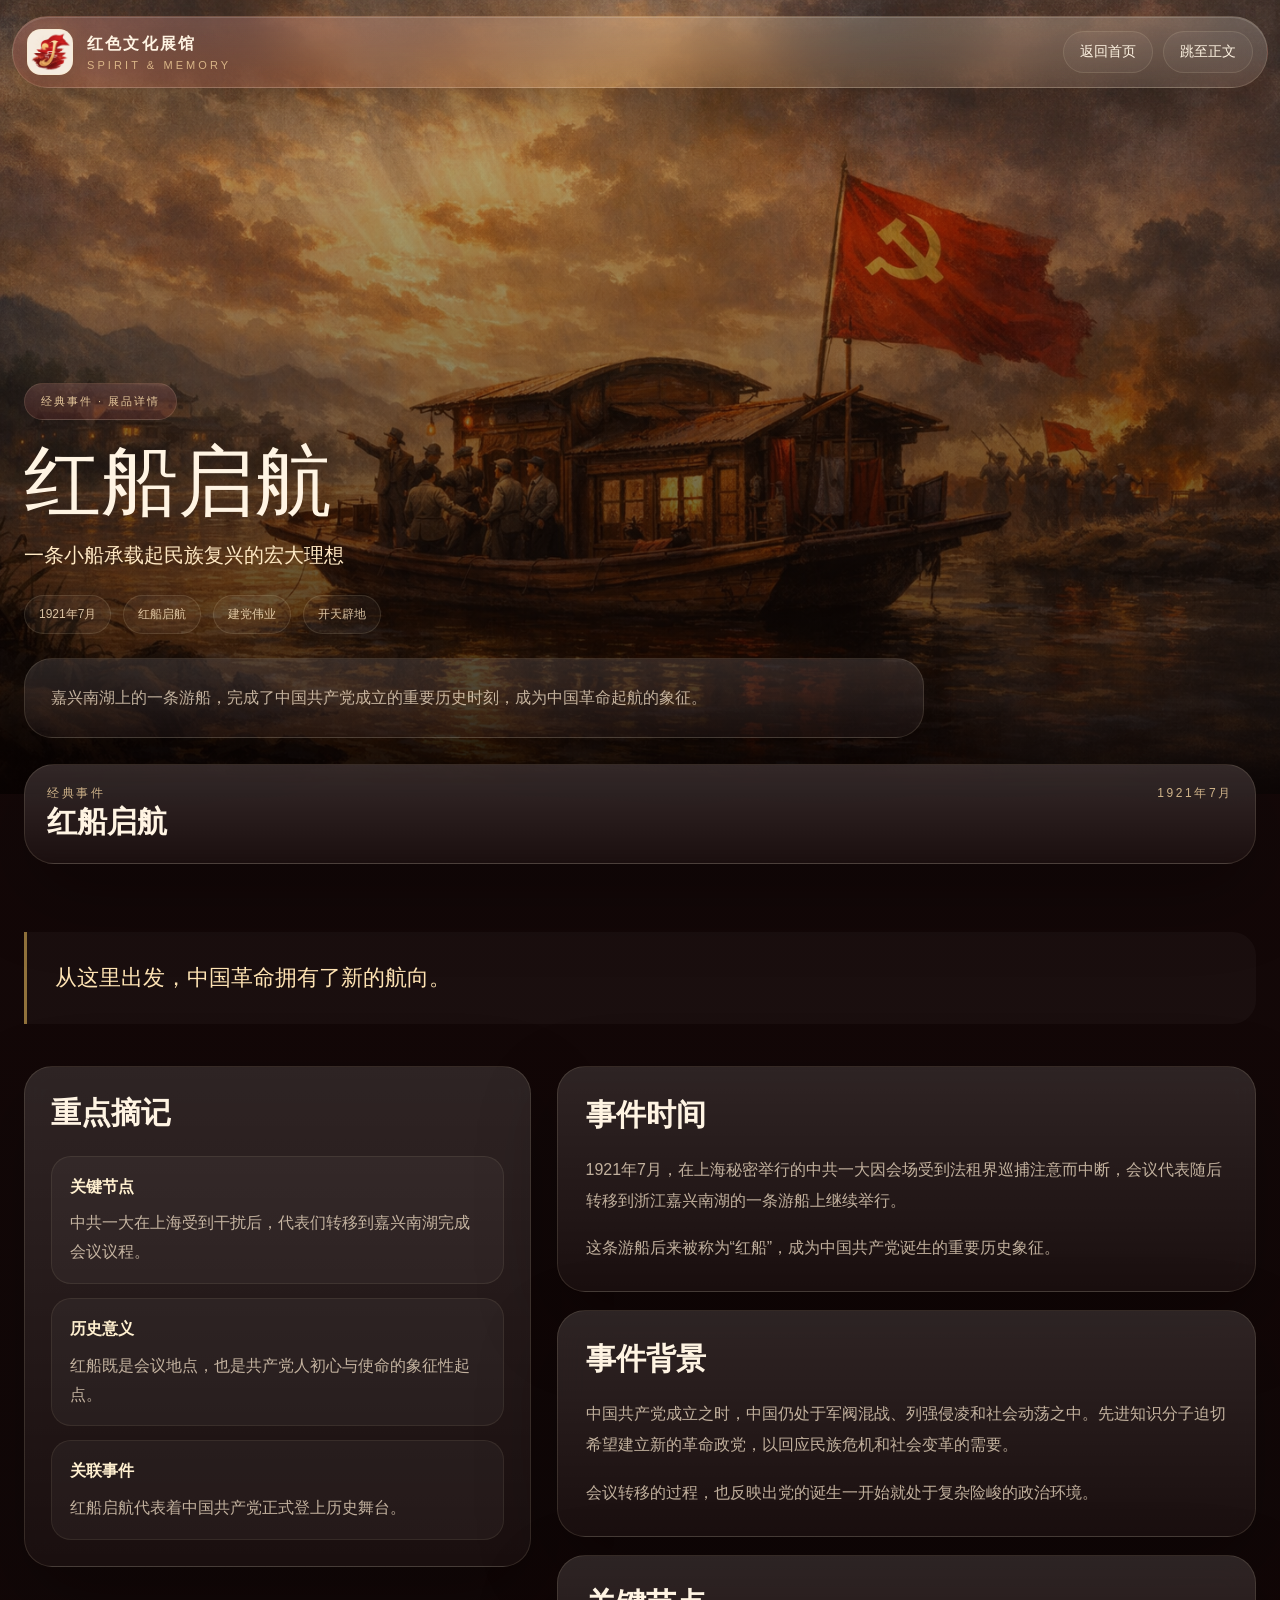
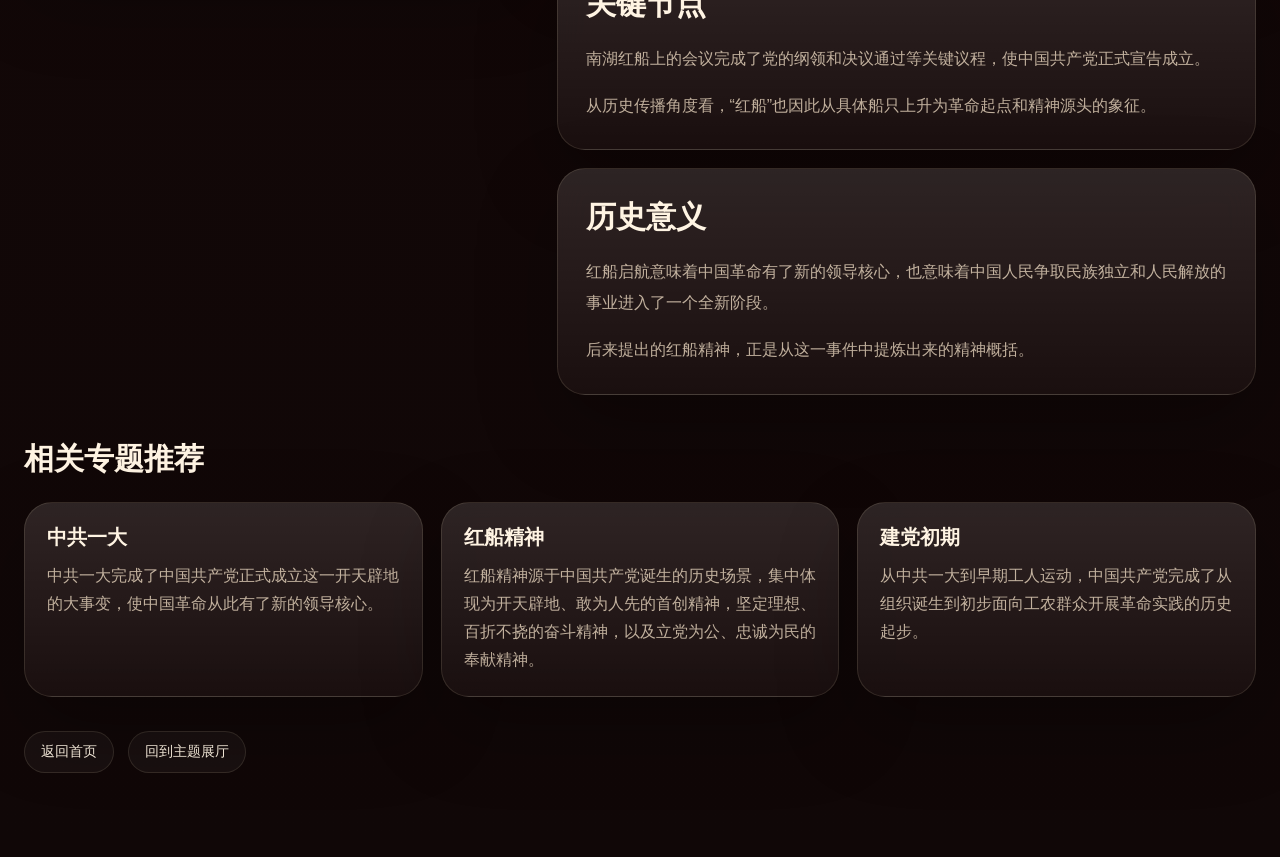
<file: detail/index.html>
<!DOCTYPE html>
<html lang="zh-CN">
  <head>
    <meta charset="UTF-8" />
    <meta name="viewport" content="width=device-width, initial-scale=1.0" />
    <title>红色文化专题详情</title>
    <link rel="icon" href="../nav-brand-icon.png" />
    <meta name="description" content="红色文化数字展馆专题详情页" />
    <link rel="stylesheet" href="./detail.css" />
  </head>
  <body>
    <div id="detail-root"></div>
    <script src="../red-culture-data.js"></script>
    <script src="./detail.js"></script>
  </body>
</html>
</file>
<file: detail/detail.css>
:root {
  color-scheme: dark;
  --bg: #120808;
  --panel: rgba(20, 6, 6, 0.76);
  --line: rgba(255, 232, 194, 0.14);
  --gold: #f7d79d;
  --gold-strong: #ffca71;
  --text: #fff4e3;
  --muted: rgba(255, 235, 209, 0.72);
  --shadow: 0 30px 80px rgba(0, 0, 0, 0.28);
  --max-width: 1320px;
}

* {
  box-sizing: border-box;
}

html {
  scroll-behavior: smooth;
}

body {
  margin: 0;
  min-width: 320px;
  overflow-x: hidden;
  background:
    radial-gradient(circle at top, rgba(185, 25, 25, 0.12), transparent 30%),
    linear-gradient(180deg, #150808 0%, #100707 100%);
  color: var(--text);
  font-family: "Segoe UI", "PingFang SC", "Microsoft YaHei UI", sans-serif;
}

a {
  color: inherit;
  text-decoration: none;
}

.page {
  min-height: 100vh;
}

.topbar {
  position: fixed;
  z-index: 20;
  top: 16px;
  left: 50%;
  transform: translateX(-50%);
  width: min(calc(100% - 24px), 1360px);
  padding: 12px 14px;
  display: flex;
  align-items: center;
  justify-content: space-between;
  gap: 16px;
  border-radius: 999px;
  border: 1px solid rgba(255, 231, 194, 0.14);
  background:
    linear-gradient(180deg, rgba(255,255,255,0.16), rgba(255,255,255,0.04)),
    linear-gradient(145deg, rgba(123, 15, 15, 0.3), rgba(255, 214, 136, 0.1) 55%, rgba(255,255,255,0.04));
  box-shadow: inset 0 1px 0 rgba(255,255,255,0.14), 0 22px 50px rgba(0,0,0,0.24);
  backdrop-filter: blur(22px);
}

.brand {
  display: flex;
  align-items: center;
  gap: 14px;
  min-width: 0;
}

.brand-mark {
  width: 46px;
  height: 46px;
  border-radius: 14px;
  display: grid;
  place-items: center;
  overflow: hidden;
  background:
    rgba(255, 246, 224, 0.92);
  border: 1px solid rgba(255, 238, 210, 0.2);
  box-shadow:
    inset 0 1px 0 rgba(255,255,255,0.3),
    0 10px 24px rgba(0,0,0,0.18),
    0 0 24px rgba(255, 205, 112, 0.12);
}

.brand-mark img {
  width: 100%;
  height: 100%;
  object-fit: cover;
  filter:
    drop-shadow(0 6px 8px rgba(0,0,0,0.24))
    drop-shadow(0 0 8px rgba(255, 218, 140, 0.26));
}

.brand-title {
  font-size: 16px;
  font-weight: 800;
  letter-spacing: 0.14em;
  white-space: nowrap;
}

.brand-sub {
  margin-top: 4px;
  font-size: 11px;
  letter-spacing: 0.28em;
  text-transform: uppercase;
  color: rgba(255, 220, 164, 0.72);
  white-space: nowrap;
}

.topbar-actions {
  display: flex;
  gap: 10px;
  align-items: center;
}

.top-btn {
  min-height: 42px;
  padding: 0 16px;
  border-radius: 999px;
  border: 1px solid rgba(255, 232, 194, 0.12);
  background: rgba(255,255,255,0.04);
  display: inline-flex;
  align-items: center;
  justify-content: center;
  font-size: 14px;
}

.hero {
  position: relative;
  min-height: 82vh;
  padding: 118px 0 56px;
  overflow: clip;
}

.hero-bg,
.hero-overlay {
  position: absolute;
  inset: 0;
}

.hero-bg {
  background-size: cover;
  background-position: center;
  transform: scale(1.06);
}

.hero-overlay {
  background:
    linear-gradient(180deg, rgba(9, 3, 3, 0.2) 0%, rgba(9, 3, 3, 0.7) 88%, rgba(9, 3, 3, 0.92) 100%),
    radial-gradient(circle at 50% 26%, rgba(255, 214, 128, 0.2), transparent 26%);
}

.hero-inner {
  position: relative;
  z-index: 1;
  width: min(var(--max-width), calc(100% - 48px));
  margin: 0 auto;
  display: flex;
  flex-direction: column;
  justify-content: end;
  min-height: calc(82vh - 118px);
}

.crumb {
  display: inline-flex;
  align-items: center;
  gap: 10px;
  padding: 10px 16px;
  width: fit-content;
  border-radius: 999px;
  border: 1px solid rgba(255, 232, 194, 0.12);
  background:
    linear-gradient(180deg, rgba(255,255,255,0.12), rgba(255,255,255,0.04)),
    rgba(122, 14, 14, 0.18);
  color: rgba(255, 224, 174, 0.88);
  letter-spacing: 0.18em;
  text-transform: uppercase;
  font-size: 11px;
}

.hero-title {
  margin-top: 24px;
  font-family: Georgia, "Times New Roman", serif;
  font-size: clamp(48px, 6vw, 86px);
  line-height: 1.02;
}

.hero-subtitle {
  margin-top: 14px;
  max-width: 760px;
  font-size: 20px;
  line-height: 1.8;
  color: #ffe9c4;
}

.hero-meta {
  display: flex;
  flex-wrap: wrap;
  gap: 12px;
  margin-top: 22px;
}

.hero-chip {
  padding: 10px 14px;
  border-radius: 999px;
  border: 1px solid rgba(255, 232, 194, 0.12);
  background: rgba(255,255,255,0.04);
  font-size: 12px;
  color: rgba(255, 231, 194, 0.82);
}

.hero-summary {
  margin-top: 24px;
  max-width: 900px;
  padding: 24px 26px;
  border-radius: 28px;
  border: 1px solid rgba(255, 232, 194, 0.12);
  background:
    linear-gradient(180deg, rgba(255,255,255,0.12), rgba(255,255,255,0.04)),
    rgba(16, 5, 5, 0.34);
  box-shadow: var(--shadow);
  line-height: 1.9;
  color: var(--muted);
}

.main {
  width: min(var(--max-width), calc(100% - 48px));
  margin: 0 auto;
  padding: 10px 0 84px;
}

.theme-banner {
  margin-top: -40px;
  position: relative;
  z-index: 2;
  display: flex;
  flex-wrap: wrap;
  justify-content: space-between;
  gap: 18px;
  padding: 20px 22px;
  border-radius: 30px;
  border: 1px solid rgba(255, 232, 194, 0.12);
  background:
    linear-gradient(180deg, rgba(255,255,255,0.14), rgba(255,255,255,0.04)),
    rgba(20, 6, 6, 0.74);
  box-shadow: var(--shadow);
  backdrop-filter: blur(18px);
}

.theme-name,
.theme-year {
  font-size: 12px;
  letter-spacing: 0.22em;
  text-transform: uppercase;
  color: rgba(255, 222, 168, 0.78);
}

.quote {
  margin-top: 68px;
  padding: 26px 28px;
  border-left: 3px solid rgba(255, 205, 101, 0.52);
  background: rgba(255,255,255,0.03);
  border-radius: 0 24px 24px 0;
  font-size: 22px;
  line-height: 1.8;
  color: #ffe4b4;
}

.content-grid {
  display: grid;
  grid-template-columns: 0.84fr 1.16fr;
  gap: 26px;
  margin-top: 42px;
}

.summary-card,
.detail-card,
.related-card {
  position: relative;
  overflow: hidden;
  border-radius: 28px;
  border: 1px solid rgba(255, 232, 194, 0.12);
  background:
    linear-gradient(180deg, rgba(255,255,255,0.12), rgba(255,255,255,0.04)),
    rgba(18, 6, 6, 0.72);
  box-shadow: var(--shadow);
  backdrop-filter: blur(16px);
}

.summary-card {
  padding: 26px;
  height: fit-content;
  position: sticky;
  top: 102px;
}

.summary-title,
.detail-title,
.related-title {
  font-size: 30px;
  font-weight: 900;
}

.summary-list {
  margin: 22px 0 0;
  padding: 0;
  list-style: none;
  display: grid;
  gap: 14px;
}

.summary-list li {
  padding: 16px 18px;
  border-radius: 20px;
  border: 1px solid rgba(255, 232, 194, 0.08);
  background: rgba(255,255,255,0.04);
  line-height: 1.8;
  color: var(--muted);
}

.summary-list strong {
  display: block;
  margin-bottom: 8px;
  color: #fff0d0;
}

.detail-stack {
  display: grid;
  gap: 18px;
}

.detail-card {
  padding: 28px;
}

.detail-body {
  margin-top: 18px;
  display: grid;
  gap: 16px;
}

.detail-body p {
  margin: 0;
  color: var(--muted);
  line-height: 1.95;
  font-size: 16px;
}

.related-grid {
  display: grid;
  grid-template-columns: repeat(3, minmax(0, 1fr));
  gap: 18px;
  margin-top: 22px;
}

.related-card {
  padding: 22px;
  transition: transform 0.35s ease, border-color 0.35s ease;
}

.related-card:hover {
  transform: translateY(-4px);
  border-color: rgba(255, 214, 136, 0.22);
}

.related-card strong {
  display: block;
  font-size: 20px;
  line-height: 1.25;
}

.related-card span {
  display: block;
  margin-top: 12px;
  color: var(--muted);
  line-height: 1.75;
}

.footer-actions {
  margin-top: 34px;
  display: flex;
  flex-wrap: wrap;
  gap: 14px;
}

@media (max-width: 1100px) {
  .content-grid {
    grid-template-columns: 1fr;
  }

  .summary-card {
    position: static;
  }

  .related-grid {
    grid-template-columns: 1fr;
  }
}

@media (max-width: 760px) {
  .topbar {
    position: sticky;
    top: 8px;
    left: auto;
    transform: none;
    width: calc(100% - 16px);
    margin: 8px auto 0;
    padding: 10px;
    border-radius: 24px;
    align-items: center;
    gap: 10px;
    background:
      linear-gradient(180deg, rgba(255,255,255,0.12), rgba(255,255,255,0.04)),
      rgba(47, 10, 10, 0.72);
    backdrop-filter: blur(14px);
  }

  .hero {
    min-height: auto;
    padding-top: 28px;
    padding-bottom: 34px;
  }

  .hero-inner,
  .main {
    width: calc(100% - 32px);
  }

  .hero-inner {
    min-height: auto;
    justify-content: flex-end;
  }

  .hero-bg {
    min-height: 48vh;
    background-position: center top;
  }

  .hero-title {
    margin-top: 18px;
    font-size: clamp(34px, 12vw, 52px);
    line-height: 1.08;
  }

  .hero-subtitle,
  .quote {
    font-size: 17px;
  }

  .hero-summary {
    padding: 18px;
    border-radius: 22px;
  }

  .hero-meta,
  .footer-actions,
  .topbar-actions {
    width: 100%;
  }

  .topbar-actions {
    justify-content: flex-end;
  }

  .top-btn {
    min-height: 44px;
    padding: 0 14px;
  }

  .theme-banner {
    margin-top: 18px;
    border-radius: 24px;
  }

  .quote {
    margin-top: 34px;
    padding: 20px 18px;
    border-radius: 0 20px 20px 0;
  }

  .content-grid {
    gap: 18px;
    margin-top: 28px;
  }

  .theme-banner,
  .summary-card,
  .detail-card,
  .related-card {
    padding: 18px;
  }

  .summary-title,
  .detail-title,
  .related-title {
    font-size: 24px;
  }

  .detail-body p {
    font-size: 15px;
    line-height: 1.85;
  }

  .related-grid {
    grid-template-columns: 1fr;
  }
}

@media (max-width: 480px) {
  .topbar {
    flex-wrap: wrap;
  }

  .brand {
    gap: 10px;
  }

  .brand-mark {
    width: 42px;
    height: 42px;
  }

  .brand-title {
    font-size: 14px;
    letter-spacing: 0.08em;
  }

  .brand-sub {
    letter-spacing: 0.16em;
  }

  .topbar-actions {
    justify-content: stretch;
  }

  .top-btn {
    flex: 1 1 0;
    font-size: 13px;
  }

  .hero-chip {
    min-height: 44px;
    display: inline-flex;
    align-items: center;
  }
}
</file>
